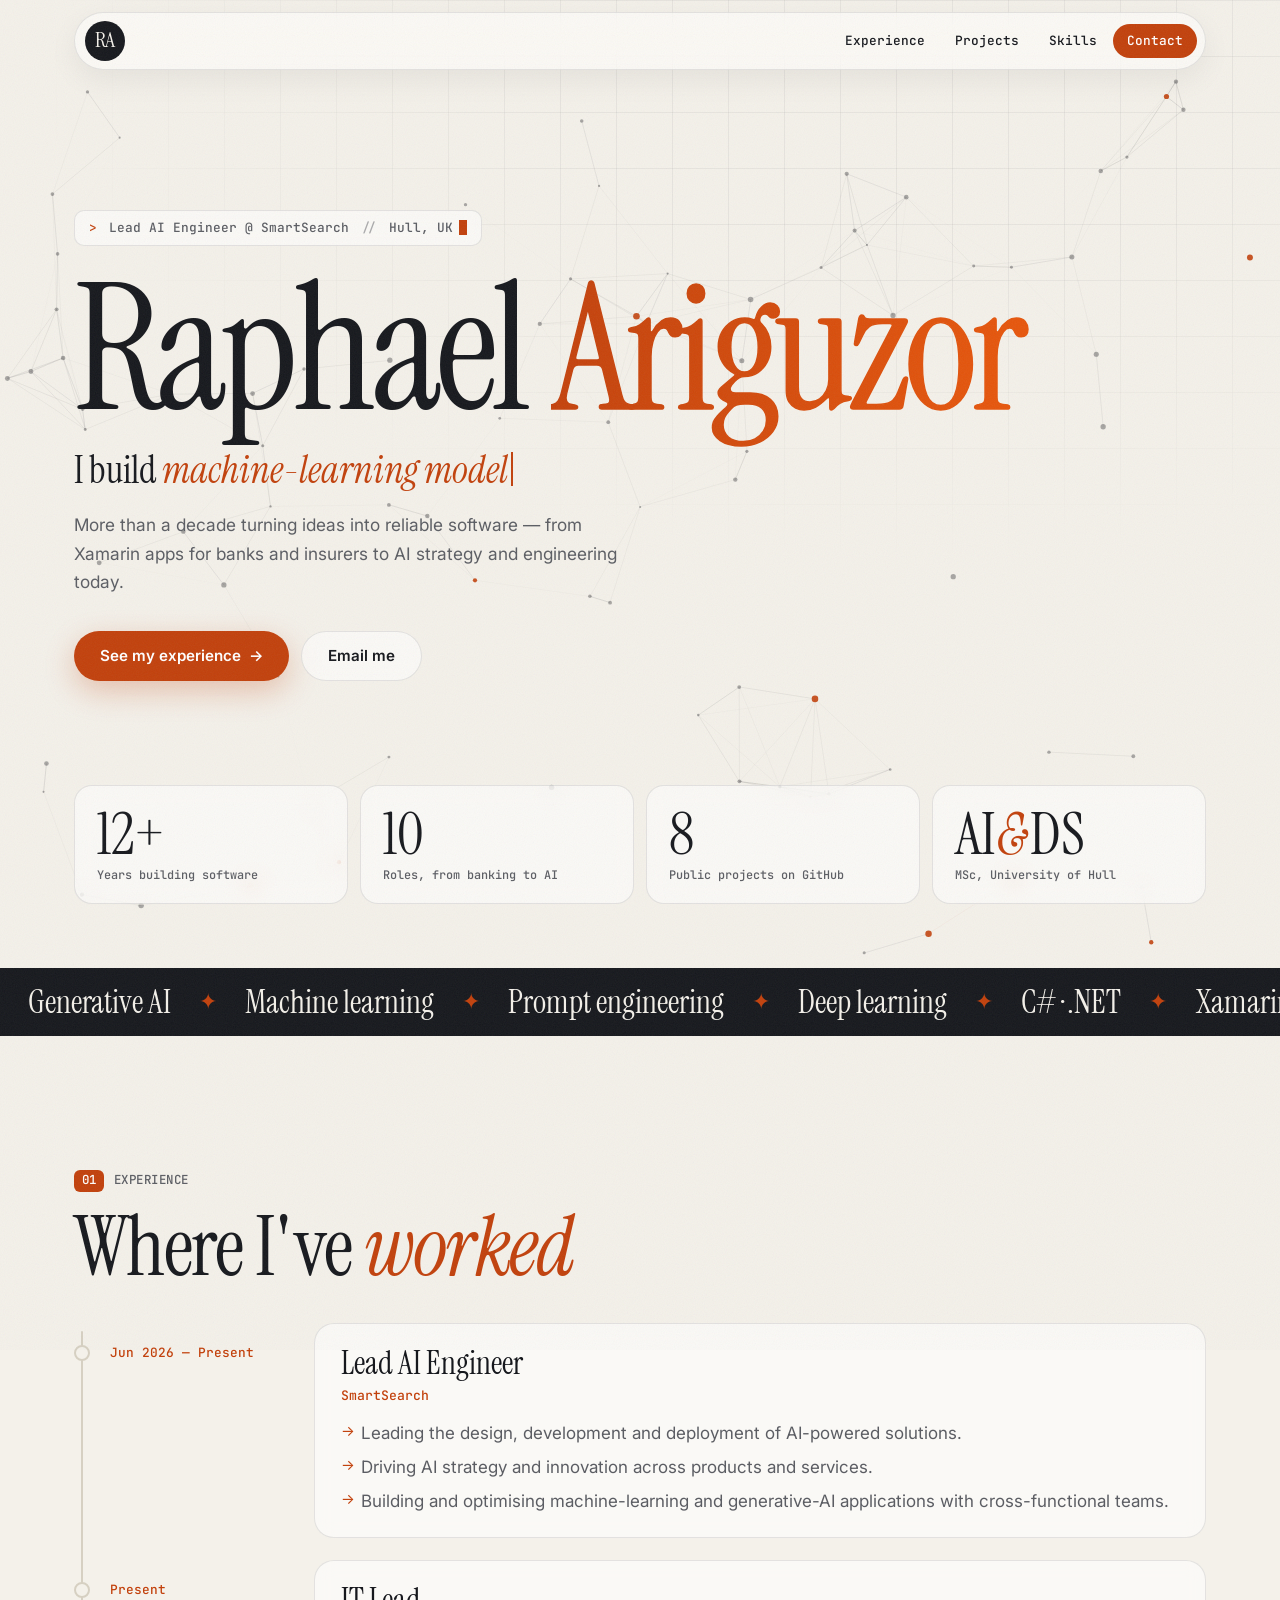
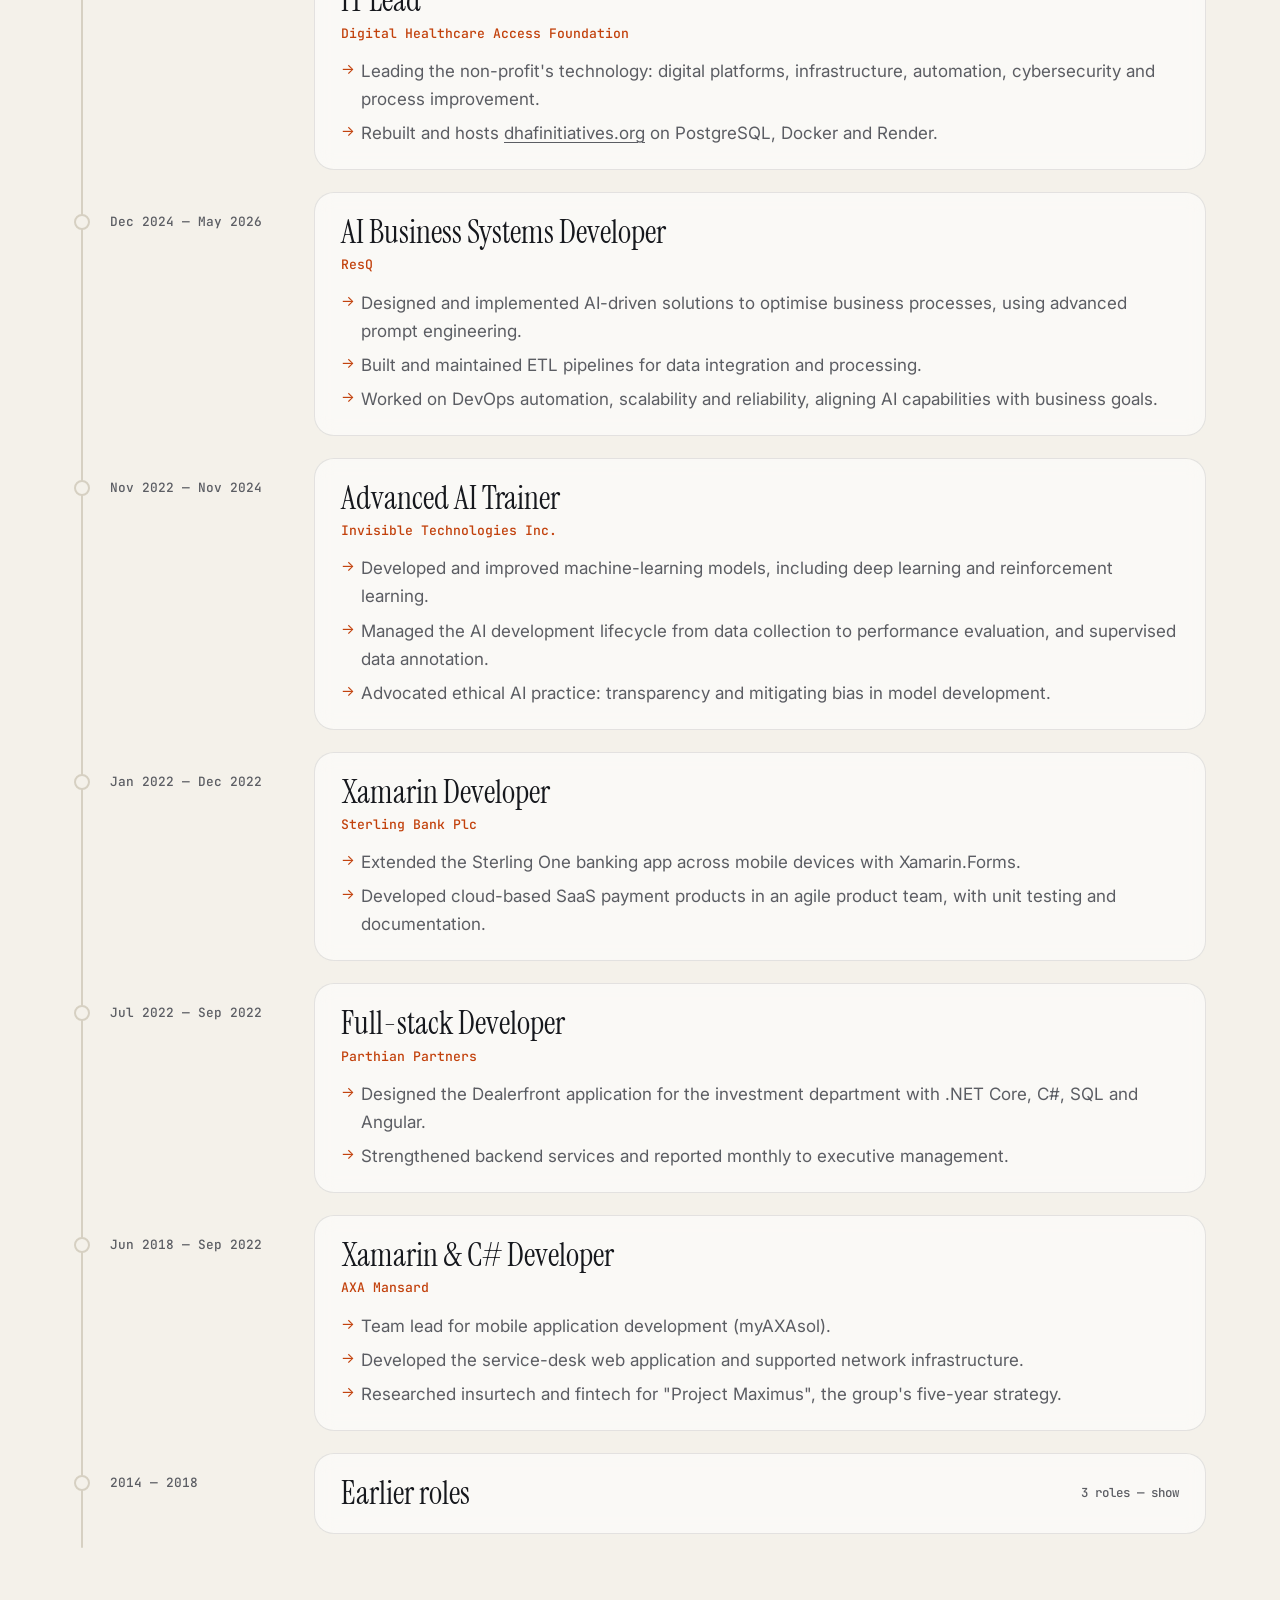
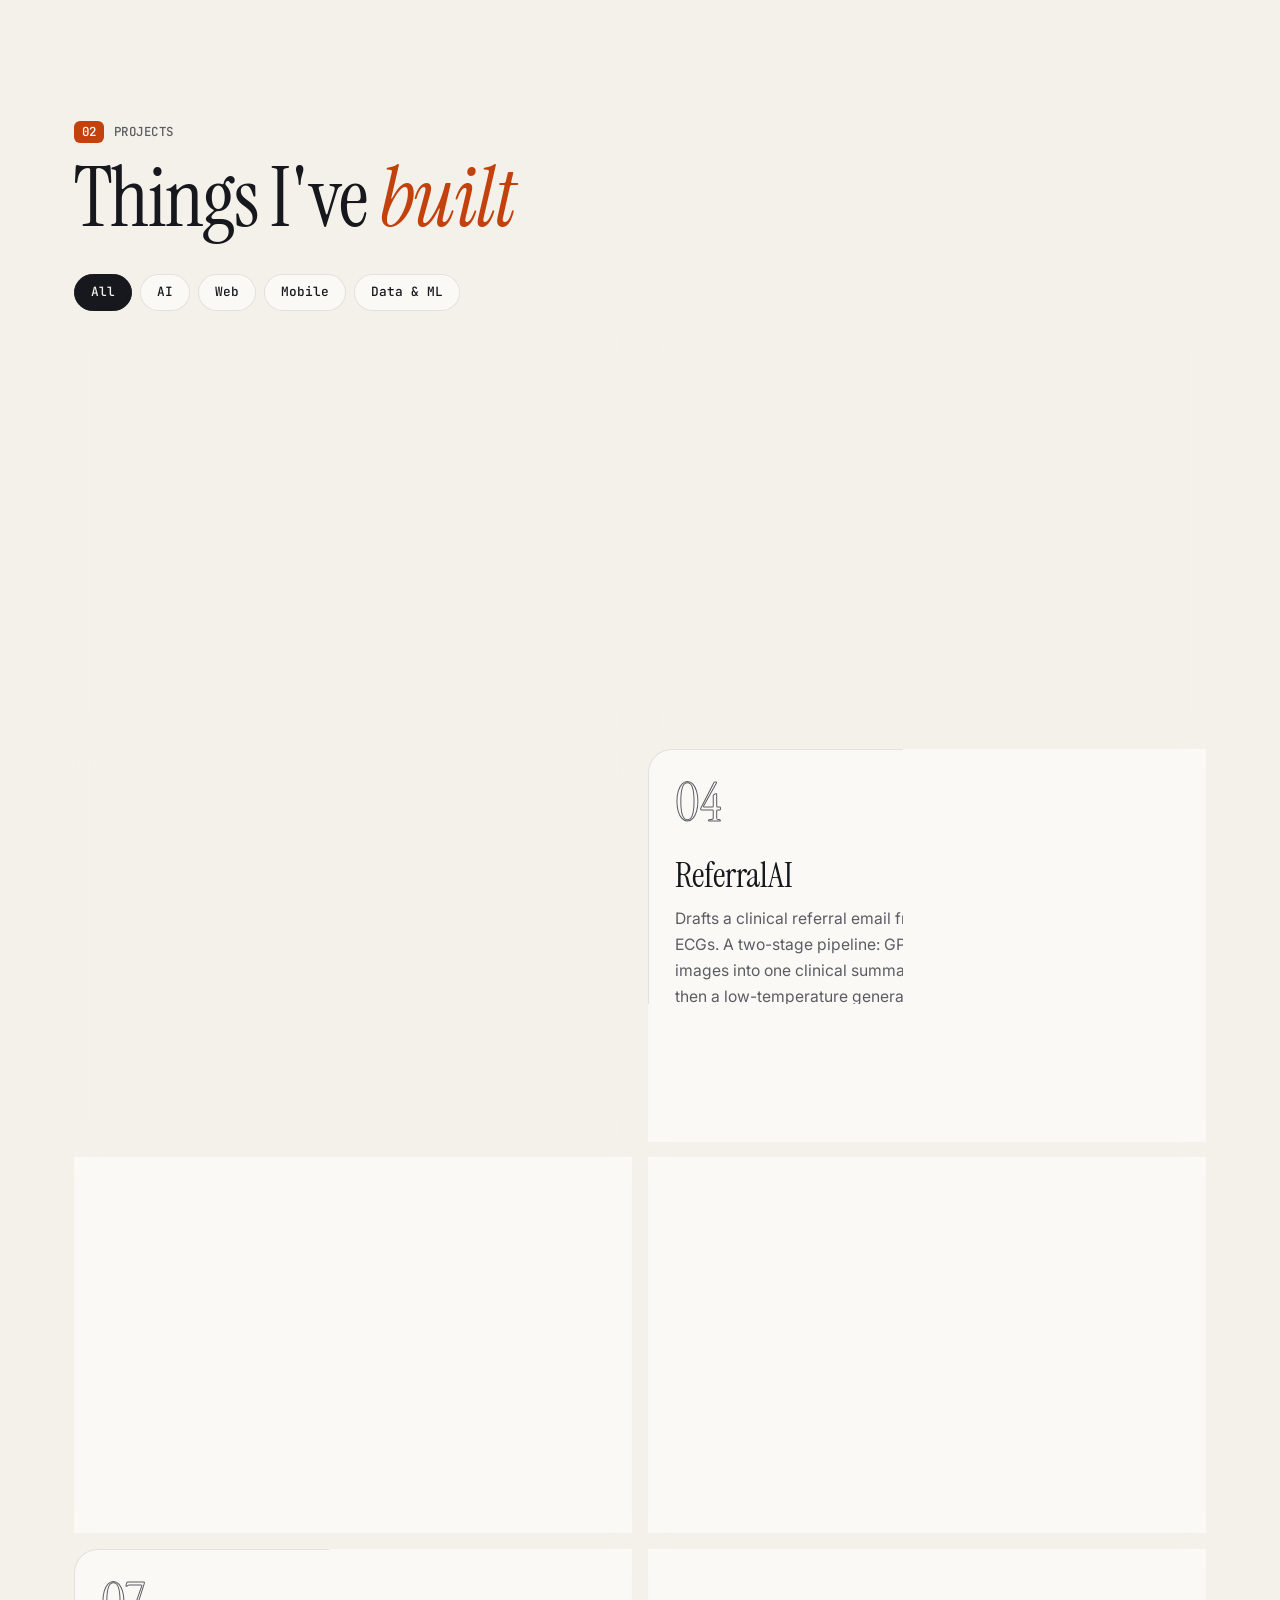
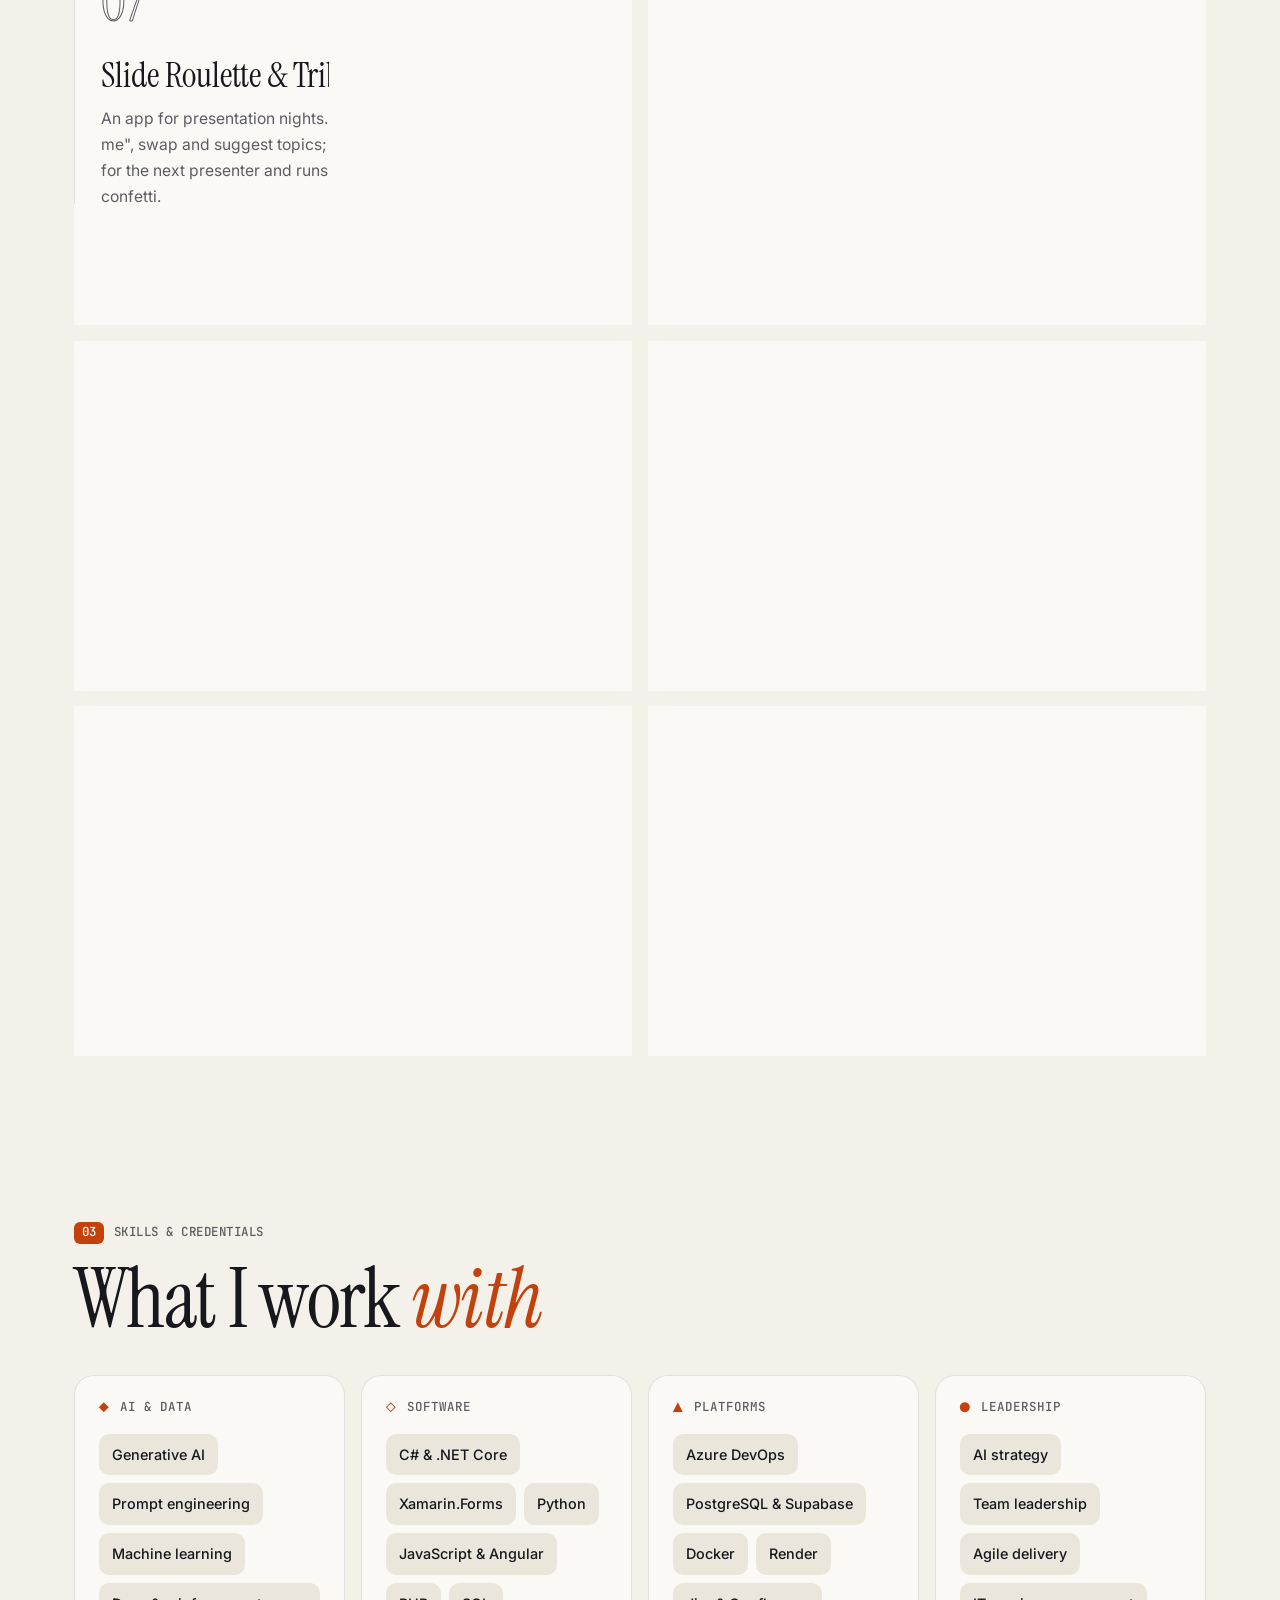
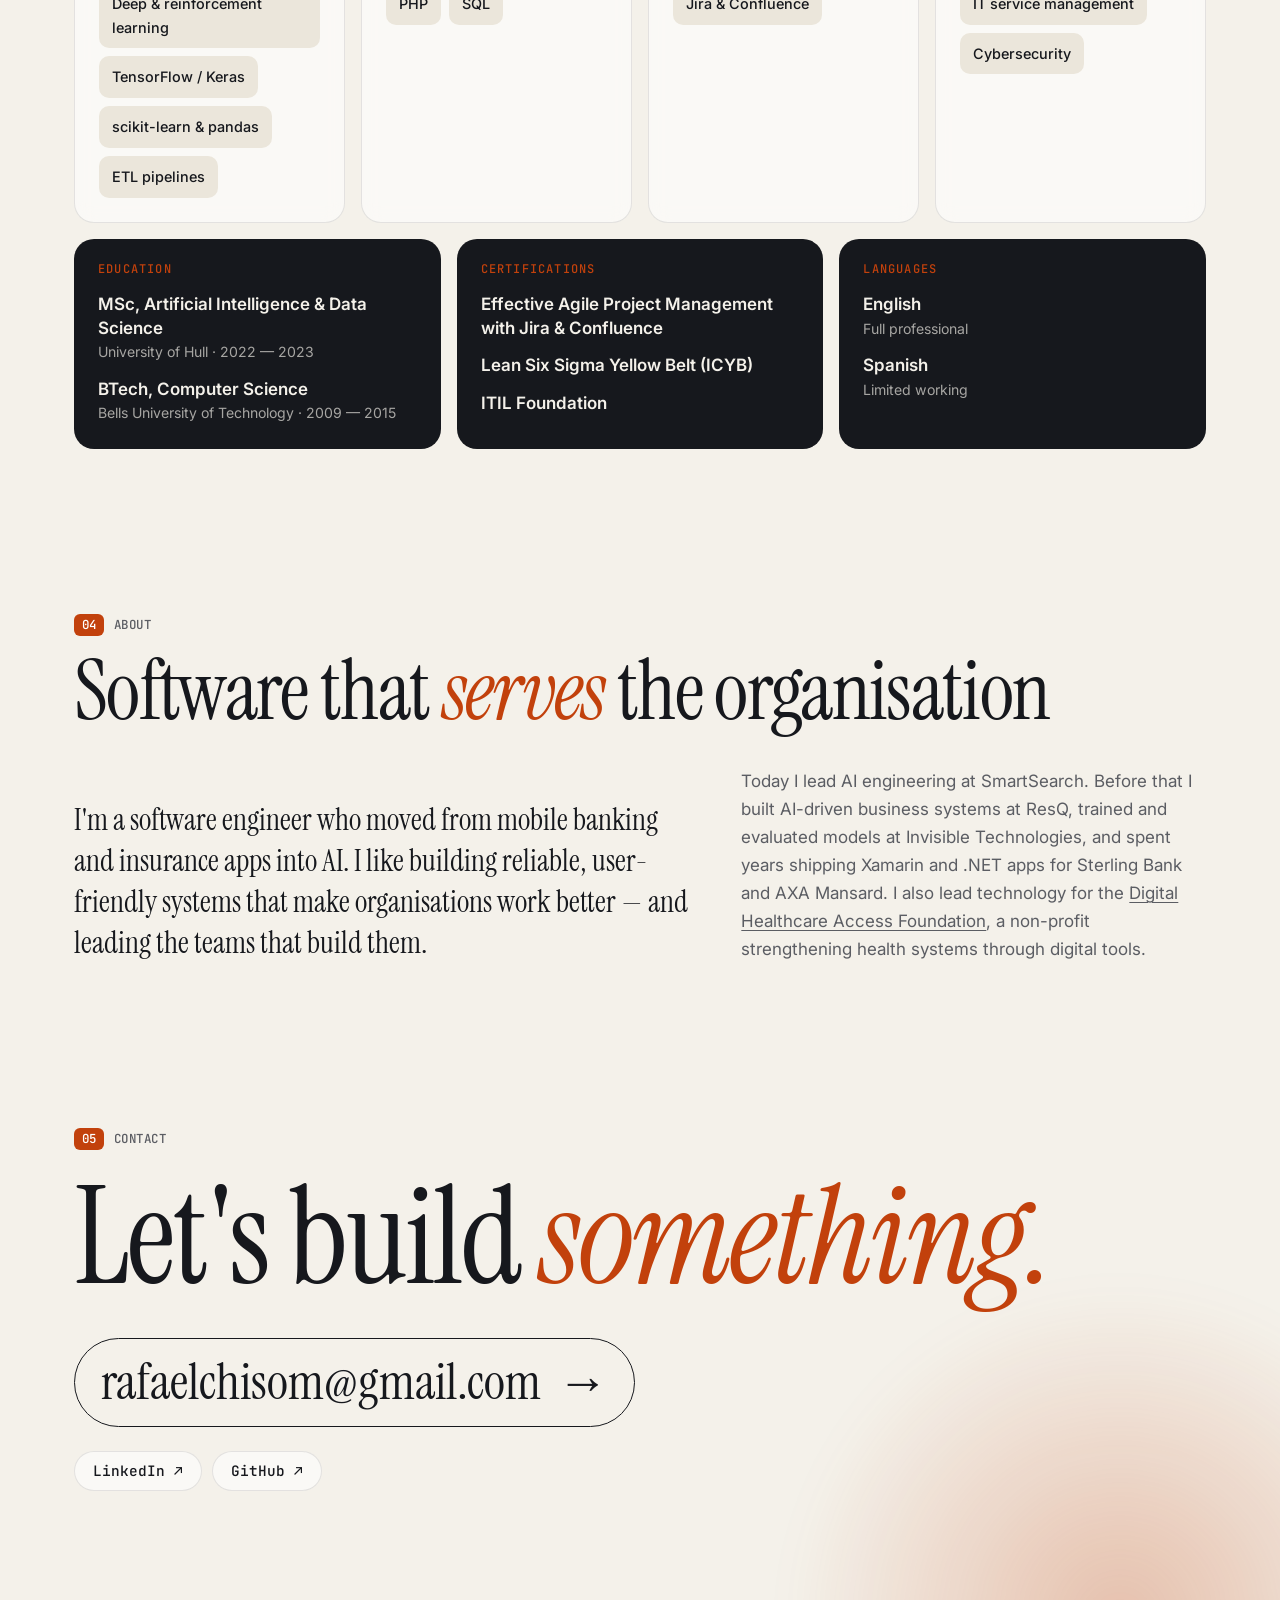
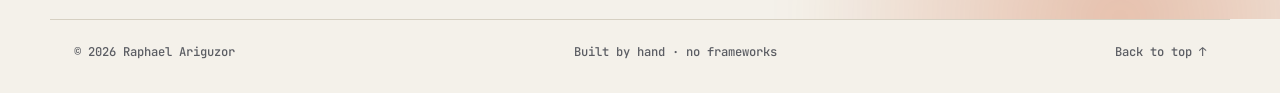
<file: index.html>
<!doctype html>
<html lang="en">
<head>
  <meta charset="utf-8">
  <meta name="viewport" content="width=device-width, initial-scale=1">
  <title>Raphael Ariguzor — Lead AI Engineer</title>
  <meta name="description" content="Raphael Ariguzor is a Lead AI Engineer in Hull, UK, building machine-learning and generative-AI products, with over a decade of software engineering across mobile, web and data.">
  <meta name="theme-color" content="#f4f1ea" media="(prefers-color-scheme: light)">
  <meta name="theme-color" content="#111317" media="(prefers-color-scheme: dark)">
  <meta property="og:type" content="website">
  <meta property="og:title" content="Raphael Ariguzor — Lead AI Engineer">
  <meta property="og:description" content="AI engineering, machine learning and over a decade of software development across mobile, web and data.">
  <link rel="icon" href="favicon.svg" type="image/svg+xml">
  <link rel="preconnect" href="https://fonts.googleapis.com">
  <link rel="preconnect" href="https://fonts.gstatic.com" crossorigin>
  <link href="https://fonts.googleapis.com/css2?family=Instrument+Serif:ital@0;1&family=Inter:wght@400;500;600&family=JetBrains+Mono:wght@400;500&display=swap" rel="stylesheet">
  <link rel="stylesheet" href="styles.css">
  <script>document.documentElement.classList.add('js');</script>
</head>
<body>
  <a class="skip" href="#experience">Skip to experience</a>
  <div class="bg-grid" aria-hidden="true"></div>
  <div class="bg-grain" aria-hidden="true"></div>

  <header class="top">
    <a class="mark" href="#" aria-label="Raphael Ariguzor, back to top">RA</a>
    <nav aria-label="Sections">
      <a href="#experience">Experience</a>
      <a href="#work">Projects</a>
      <a href="#skills">Skills</a>
      <a href="#contact" class="nav-cta">Contact</a>
    </nav>
  </header>

  <main>
    <!-- ── Hero ─────────────────────────────────────────────── -->
    <section class="hero">
      <canvas class="net" aria-hidden="true"></canvas>
      <div class="wrap hero-inner">
        <p class="terminal"><span class="prompt" aria-hidden="true">&gt;</span> Lead AI Engineer @ SmartSearch <span class="sep" aria-hidden="true">//</span> Hull, UK<span class="caret" aria-hidden="true"></span></p>
        <h1 class="name" aria-label="Raphael Ariguzor"><span class="scramble" data-text="Raphael" aria-hidden="true">Raphael</span> <span class="scramble outline" data-text="Ariguzor" aria-hidden="true">Ariguzor</span></h1>
        <p class="typed-line">I build <span class="typed" data-words="machine-learning models|generative-AI products|mobile banking apps|data pipelines|systems that scale">machine-learning models</span><span class="typed-caret" aria-hidden="true"></span></p>
        <p class="lede">More than a decade turning ideas into reliable software — from Xamarin apps for banks and insurers to AI strategy and engineering today.</p>
        <div class="hero-actions">
          <a class="btn btn-solid" href="#experience">See my experience <span aria-hidden="true">→</span></a>
          <a class="btn btn-glass" href="mailto:rafaelchisom@gmail.com">Email me</a>
        </div>
      </div>
      <div class="wrap">
        <dl class="stats">
          <div class="stat"><dt>Years building software</dt><dd><span class="count" data-to="12">12</span>+</dd></div>
          <div class="stat"><dt>Roles, from banking to AI</dt><dd><span class="count" data-to="10">10</span></dd></div>
          <div class="stat"><dt>Public projects on GitHub</dt><dd><span class="count" data-to="8">8</span></dd></div>
          <div class="stat"><dt>MSc, University of Hull</dt><dd>AI<span class="amp">&amp;</span>DS</dd></div>
        </dl>
      </div>
    </section>

    <div class="ticker" aria-hidden="true">
      <div class="ticker-track">
        <span>Generative AI</span><span>Machine learning</span><span>Prompt engineering</span><span>Deep learning</span><span>C# · .NET</span><span>Xamarin</span><span>Python</span><span>ETL pipelines</span><span>Azure DevOps</span><span>PostgreSQL</span>
        <span>Generative AI</span><span>Machine learning</span><span>Prompt engineering</span><span>Deep learning</span><span>C# · .NET</span><span>Xamarin</span><span>Python</span><span>ETL pipelines</span><span>Azure DevOps</span><span>PostgreSQL</span>
      </div>
    </div>

    <!-- ── Experience ───────────────────────────────────────── -->
    <section id="experience" class="wrap section" aria-labelledby="exp-title">
      <header class="section-head" data-reveal>
        <p class="kicker"><span>01</span> Experience</p>
        <h2 id="exp-title">Where I've <em>worked</em></h2>
      </header>

      <ol class="timeline">
        <li class="job is-now" data-reveal>
          <p class="j-when">Jun 2026 — Present</p>
          <div class="j-card">
            <h3>Lead AI Engineer</h3>
            <p class="j-at">SmartSearch</p>
            <ul class="j-points">
              <li>Leading the design, development and deployment of AI-powered solutions.</li>
              <li>Driving AI strategy and innovation across products and services.</li>
              <li>Building and optimising machine-learning and generative-AI applications with cross-functional teams.</li>
            </ul>
          </div>
        </li>
        <li class="job is-now" data-reveal>
          <p class="j-when">Present</p>
          <div class="j-card">
            <h3>IT Lead</h3>
            <p class="j-at">Digital Healthcare Access Foundation</p>
            <ul class="j-points">
              <li>Leading the non-profit's technology: digital platforms, infrastructure, automation, cybersecurity and process improvement.</li>
              <li>Rebuilt and hosts <a href="https://dhafinitiatives.org" rel="noopener">dhafinitiatives.org</a> on PostgreSQL, Docker and Render.</li>
            </ul>
          </div>
        </li>
        <li class="job" data-reveal>
          <p class="j-when">Dec 2024 — May 2026</p>
          <div class="j-card">
            <h3>AI Business Systems Developer</h3>
            <p class="j-at">ResQ</p>
            <ul class="j-points">
              <li>Designed and implemented AI-driven solutions to optimise business processes, using advanced prompt engineering.</li>
              <li>Built and maintained ETL pipelines for data integration and processing.</li>
              <li>Worked on DevOps automation, scalability and reliability, aligning AI capabilities with business goals.</li>
            </ul>
          </div>
        </li>
        <li class="job" data-reveal>
          <p class="j-when">Nov 2022 — Nov 2024</p>
          <div class="j-card">
            <h3>Advanced AI Trainer</h3>
            <p class="j-at">Invisible Technologies Inc.</p>
            <ul class="j-points">
              <li>Developed and improved machine-learning models, including deep learning and reinforcement learning.</li>
              <li>Managed the AI development lifecycle from data collection to performance evaluation, and supervised data annotation.</li>
              <li>Advocated ethical AI practice: transparency and mitigating bias in model development.</li>
            </ul>
          </div>
        </li>
        <li class="job" data-reveal>
          <p class="j-when">Jan 2022 — Dec 2022</p>
          <div class="j-card">
            <h3>Xamarin Developer</h3>
            <p class="j-at">Sterling Bank Plc</p>
            <ul class="j-points">
              <li>Extended the Sterling One banking app across mobile devices with Xamarin.Forms.</li>
              <li>Developed cloud-based SaaS payment products in an agile product team, with unit testing and documentation.</li>
            </ul>
          </div>
        </li>
        <li class="job" data-reveal>
          <p class="j-when">Jul 2022 — Sep 2022</p>
          <div class="j-card">
            <h3>Full-stack Developer</h3>
            <p class="j-at">Parthian Partners</p>
            <ul class="j-points">
              <li>Designed the Dealerfront application for the investment department with .NET Core, C#, SQL and Angular.</li>
              <li>Strengthened backend services and reported monthly to executive management.</li>
            </ul>
          </div>
        </li>
        <li class="job" data-reveal>
          <p class="j-when">Jun 2018 — Sep 2022</p>
          <div class="j-card">
            <h3>Xamarin &amp; C# Developer</h3>
            <p class="j-at">AXA Mansard</p>
            <ul class="j-points">
              <li>Team lead for mobile application development (myAXAsol).</li>
              <li>Developed the service-desk web application and supported network infrastructure.</li>
              <li>Researched insurtech and fintech for "Project Maximus", the group's five-year strategy.</li>
            </ul>
          </div>
        </li>
        <li class="job job-earlier" data-reveal>
          <p class="j-when">2014 — 2018</p>
          <details class="j-card earlier">
            <summary><h3>Earlier roles</h3><span class="earlier-hint">3 roles — show</span></summary>
            <ul>
              <li><strong>Application &amp; Database Manager</strong>Access Bank Plc · 2017 — 2018</li>
              <li><strong>Business Development Manager</strong>Direct Digital Limited · 2016 — 2017</li>
              <li><strong>Software Developer Intern</strong>Cyberspace Nigeria · 2014 — 2016</li>
            </ul>
          </details>
        </li>
      </ol>
    </section>

    <!-- ── Projects ─────────────────────────────────────────── -->
    <section id="work" class="wrap section" aria-labelledby="work-title">
      <header class="section-head" data-reveal>
        <p class="kicker"><span>02</span> Projects</p>
        <h2 id="work-title">Things I've <em>built</em></h2>
      </header>

      <div class="filters" role="group" aria-label="Filter projects" data-reveal>
        <button type="button" class="chip is-on" data-filter="all" aria-pressed="true">All</button>
        <button type="button" class="chip" data-filter="ai" aria-pressed="false">AI</button>
        <button type="button" class="chip" data-filter="web" aria-pressed="false">Web</button>
        <button type="button" class="chip" data-filter="mobile" aria-pressed="false">Mobile</button>
        <button type="button" class="chip" data-filter="data" aria-pressed="false">Data &amp; ML</button>
      </div>

      <ul class="projects">
        <li class="project feature" data-tags="web" data-reveal>
          <div class="p-top"><span class="p-num">01</span><span class="p-live p-private"><span aria-hidden="true">◆</span>Flagship · private</span></div>
          <h3>NICU Network</h3>
          <p>A real-time neonatal referral and coordination platform for the Digital Healthcare Access Foundation's Abuja pilot. Live bed availability across hospitals, broadcast-and-offer referral matching, and a 24/7 coordination console with shifts, handovers and an audit trail the database itself makes tamper-proof.</p>
          <ul class="tags"><li>React</li><li>TypeScript</li><li>FastAPI</li><li>Postgres</li><li>Supabase Realtime</li></ul>
          <div class="p-links">
            <a href="nicu.html" class="p-case">Read the case study <span aria-hidden="true">→</span></a>
          </div>
        </li>

        <li class="project feature" data-tags="web" data-reveal>
          <div class="p-top"><span class="p-num">02</span><span class="p-live"><span class="pulse" aria-hidden="true"></span>Live</span></div>
          <h3>DHAF website</h3>
          <p>The public website and content-management system for the Digital Healthcare Access Foundation. Moved from a cPanel/MySQL package to PostgreSQL on Supabase, containerised with Docker on Render, with uploads on Supabase Storage and a mobile-first public site.</p>
          <ul class="tags"><li>PHP</li><li>PostgreSQL</li><li>Supabase</li><li>Docker</li><li>Render</li></ul>
          <div class="p-links">
            <a href="dhaf.html" class="p-case">Read the case study <span aria-hidden="true">→</span></a>
            <a href="https://dhafinitiatives.org" rel="noopener">Live site <span aria-hidden="true">↗</span></a>
            <a href="https://github.com/rafaelchisom/hsi-website" rel="noopener">Code <span aria-hidden="true">↗</span></a>
          </div>
        </li>

        <li class="project feature" data-tags="web ai" data-reveal>
          <div class="p-top"><span class="p-num">03</span><span class="p-live"><span class="pulse" aria-hidden="true"></span>Live</span></div>
          <h3>Oya Quiz</h3>
          <p>A live multiplayer quiz game. The host runs it on a big screen while players join from their phones, with real-time updates. Players can type any topic to get a fresh AI-generated round, and a stats dashboard tracks games, players and the hardest questions.</p>
          <ul class="tags"><li>JavaScript</li><li>Supabase Realtime</li><li>AI generation</li></ul>
          <div class="p-links">
            <a href="oya.html" class="p-case">Read the case study <span aria-hidden="true">→</span></a>
            <a href="https://oyaquiz.com" rel="noopener">Live site <span aria-hidden="true">↗</span></a>
            <a href="https://github.com/rafaelchisom/Oya-Quiz" rel="noopener">Code <span aria-hidden="true">↗</span></a>
          </div>
        </li>

        <li class="project" data-tags="web ai" data-reveal>
          <div class="p-top"><span class="p-num">04</span><span class="p-live p-private"><span aria-hidden="true">◆</span>Private · prototype</span></div>
          <h3>ReferralAI</h3>
          <p>Drafts a clinical referral email from screenshots of notes, labs or ECGs. A two-stage pipeline: GPT-4o vision first merges several images into one clinical summary the doctor can review and edit, then a low-temperature generation step writes the email as structured JSON. The clinician always reviews before sending.</p>
          <ul class="tags"><li>GPT-4o vision</li><li>Prompt engineering</li><li>Structured output</li><li>Human-in-the-loop</li></ul>
        </li>

        <li class="project" data-tags="web ai" data-reveal>
          <div class="p-top"><span class="p-num">05</span><span class="p-live p-private"><span aria-hidden="true">◆</span>Private · prototype</span></div>
          <h3>Daily Content Co-pilot</h3>
          <p>An AI script writer for talking-head creators. A short onboarding captures the creator's name, tone and story, which shape every prompt. It suggests six topics with spoken hooks as structured JSON, then writes a timed script — hook, body, call to action and caption. History and favourites stay on the device.</p>
          <ul class="tags"><li>GPT-4o</li><li>Persona prompting</li><li>JSON output</li><li>JavaScript</li></ul>
        </li>

        <li class="project" data-tags="web mobile" data-reveal>
          <div class="p-top"><span class="p-num">06</span><span class="p-live p-private"><span aria-hidden="true">◆</span>Private</span></div>
          <h3>Gym Log</h3>
          <p>An installable workout-tracking app for a group of friends: sessions and exercises, streaks, monthly goals, a leaderboard and nudges. No backend server — row-level security and aggregate-only database functions keep everyone's data their own.</p>
          <ul class="tags"><li>PWA</li><li>JavaScript</li><li>Supabase</li><li>Row-level security</li></ul>
          <div class="p-links">
            <a href="gym-log.html" class="p-case">Read the case study <span aria-hidden="true">→</span></a>
          </div>
        </li>

        <li class="project" data-tags="web" data-reveal>
          <div class="p-top"><span class="p-num">07</span></div>
          <h3>Slide Roulette &amp; Trib3 Slide Night</h3>
          <p>An app for presentation nights. Guests claim topics, hit "Surprise me", swap and suggest topics; on the night, Showtime mode spins for the next presenter and runs a 10-minute timer with a chime and confetti.</p>
          <ul class="tags"><li>JavaScript</li><li>Supabase</li><li>SQL</li></ul>
          <div class="p-links">
            <a href="https://github.com/rafaelchisom/slide-roulette" rel="noopener">Code <span aria-hidden="true">↗</span></a>
            <a href="https://github.com/rafaelchisom/Tribesocial" rel="noopener">Trib3 edition <span aria-hidden="true">↗</span></a>
          </div>
        </li>

        <li class="project" data-tags="web ai" data-reveal>
          <div class="p-top"><span class="p-num">08</span></div>
          <h3>Bible Verse Finder</h3>
          <p>Enter a topic like anxiety, hope or grief and get relevant Bible verses back, using the OpenAI API behind an ASP.NET Core Razor Pages front end.</p>
          <ul class="tags"><li>C#</li><li>ASP.NET Core</li><li>OpenAI API</li><li>Docker</li></ul>
          <div class="p-links">
            <a href="https://github.com/rafaelchisom/BibleVerseFinderApp" rel="noopener">Code <span aria-hidden="true">↗</span></a>
          </div>
        </li>

        <li class="project" data-tags="data" data-reveal>
          <div class="p-top"><span class="p-num">09</span></div>
          <h3>Leather defect detection</h3>
          <p>A U-Net convolutional neural network that finds defects across six classes in images of leather, with OpenCV pre-processing, an 80/20 train/test split and Keras segmentation.</p>
          <ul class="tags"><li>Python</li><li>TensorFlow / Keras</li><li>OpenCV</li></ul>
          <div class="p-links">
            <a href="https://github.com/rafaelchisom/ML-projects" rel="noopener">Notebook <span aria-hidden="true">↗</span></a>
          </div>
        </li>

        <li class="project" data-tags="data" data-reveal>
          <div class="p-top"><span class="p-num">10</span></div>
          <h3>Maternal health data mining</h3>
          <p>Health-screening records analysed with clustering, principal component analysis, association-rule mining and statistical modelling to surface patterns in maternal health.</p>
          <ul class="tags"><li>Python</li><li>pandas</li><li>scikit-learn</li><li>statsmodels</li></ul>
          <div class="p-links">
            <a href="https://github.com/rafaelchisom/ML-projects" rel="noopener">Notebook <span aria-hidden="true">↗</span></a>
          </div>
        </li>

        <li class="project" data-tags="mobile" data-reveal>
          <div class="p-top"><span class="p-num">11</span></div>
          <h3>Erranders</h3>
          <p>A cross-platform mobile app that connects customers with errand runners, with profiles, payment-method management and support screens.</p>
          <ul class="tags"><li>C#</li><li>Xamarin.Forms</li><li>Android</li><li>iOS</li></ul>
          <div class="p-links">
            <a href="https://github.com/rafaelchisom/Erranders" rel="noopener">Code <span aria-hidden="true">↗</span></a>
          </div>
        </li>

        <li class="project" data-tags="mobile" data-reveal>
          <div class="p-top"><span class="p-num">12</span></div>
          <h3>SOL Lite (Axasollite)</h3>
          <p>A Xamarin insurance app for selling insurance products on the go.</p>
          <ul class="tags"><li>C#</li><li>Xamarin</li><li>Mobile</li></ul>
          <div class="p-links">
            <a href="https://github.com/rafaelchisom/Axasollite" rel="noopener">Code <span aria-hidden="true">↗</span></a>
          </div>
        </li>
      </ul>
    </section>

    <!-- ── Skills & credentials ─────────────────────────────── -->
    <section id="skills" class="wrap section" aria-labelledby="skills-title">
      <header class="section-head" data-reveal>
        <p class="kicker"><span>03</span> Skills &amp; credentials</p>
        <h2 id="skills-title">What I work <em>with</em></h2>
      </header>
      <div class="skills">
        <div class="skill" data-reveal>
          <h3><span class="s-ico" aria-hidden="true">◆</span> AI &amp; data</h3>
          <ul><li>Generative AI</li><li>Prompt engineering</li><li>Machine learning</li><li>Deep &amp; reinforcement learning</li><li>TensorFlow / Keras</li><li>scikit-learn &amp; pandas</li><li>ETL pipelines</li></ul>
        </div>
        <div class="skill" data-reveal>
          <h3><span class="s-ico" aria-hidden="true">◇</span> Software</h3>
          <ul><li>C# &amp; .NET Core</li><li>Xamarin.Forms</li><li>Python</li><li>JavaScript &amp; Angular</li><li>PHP</li><li>SQL</li></ul>
        </div>
        <div class="skill" data-reveal>
          <h3><span class="s-ico" aria-hidden="true">▲</span> Platforms</h3>
          <ul><li>Azure DevOps</li><li>PostgreSQL &amp; Supabase</li><li>Docker</li><li>Render</li><li>Jira &amp; Confluence</li></ul>
        </div>
        <div class="skill" data-reveal>
          <h3><span class="s-ico" aria-hidden="true">●</span> Leadership</h3>
          <ul><li>AI strategy</li><li>Team leadership</li><li>Agile delivery</li><li>IT service management</li><li>Cybersecurity</li></ul>
        </div>
      </div>

      <div class="creds">
        <div class="cred" data-reveal>
          <h3>Education</h3>
          <ul>
            <li><strong>MSc, Artificial Intelligence &amp; Data Science</strong><span>University of Hull · 2022 — 2023</span></li>
            <li><strong>BTech, Computer Science</strong><span>Bells University of Technology · 2009 — 2015</span></li>
          </ul>
        </div>
        <div class="cred" data-reveal>
          <h3>Certifications</h3>
          <ul>
            <li><strong>Effective Agile Project Management with Jira &amp; Confluence</strong></li>
            <li><strong>Lean Six Sigma Yellow Belt (ICYB)</strong></li>
            <li><strong>ITIL Foundation</strong></li>
          </ul>
        </div>
        <div class="cred" data-reveal>
          <h3>Languages</h3>
          <ul>
            <li><strong>English</strong><span>Full professional</span></li>
            <li><strong>Spanish</strong><span>Limited working</span></li>
          </ul>
        </div>
      </div>
    </section>

    <!-- ── About ────────────────────────────────────────────── -->
    <section id="about" class="wrap section about" aria-labelledby="about-title">
      <header class="section-head" data-reveal>
        <p class="kicker"><span>04</span> About</p>
        <h2 id="about-title">Software that <em>serves</em> the organisation</h2>
      </header>
      <div class="about-body" data-reveal>
        <p class="about-big">I'm a software engineer who moved from mobile banking and insurance apps into AI. I like building reliable, user-friendly systems that make organisations work better — and leading the teams that build them.</p>
        <p>Today I lead AI engineering at SmartSearch. Before that I built AI-driven business systems at ResQ, trained and evaluated models at Invisible Technologies, and spent years shipping Xamarin and .NET apps for Sterling Bank and AXA Mansard. I also lead technology for the <a href="https://dhafinitiatives.org" rel="noopener">Digital Healthcare Access Foundation</a>, a non-profit strengthening health systems through digital tools.</p>
      </div>
    </section>

    <!-- ── Contact ──────────────────────────────────────────── -->
    <section id="contact" class="section contact" aria-labelledby="contact-title">
      <div class="wrap">
        <p class="kicker" data-reveal><span>05</span> Contact</p>
        <h2 id="contact-title" class="contact-title" data-reveal>Let's build <em>something.</em></h2>
        <a class="big-mail" href="mailto:rafaelchisom@gmail.com" data-reveal>rafaelchisom@gmail.com <span aria-hidden="true">→</span></a>
        <ul class="contact-links" data-reveal>
          <li><a href="https://www.linkedin.com/in/raphael-ariguzor-59068612b" rel="noopener">LinkedIn <span aria-hidden="true">↗</span></a></li>
          <li><a href="https://github.com/rafaelchisom" rel="noopener">GitHub <span aria-hidden="true">↗</span></a></li>
        </ul>
      </div>
    </section>
  </main>

  <footer class="wrap foot">
    <p>© <span id="year">2026</span> Raphael Ariguzor</p>
    <p class="foot-mid">Built by hand · no frameworks</p>
    <a href="#">Back to top <span aria-hidden="true">↑</span></a>
  </footer>

  <script src="script.js" defer></script>
</body>
</html>
</file>
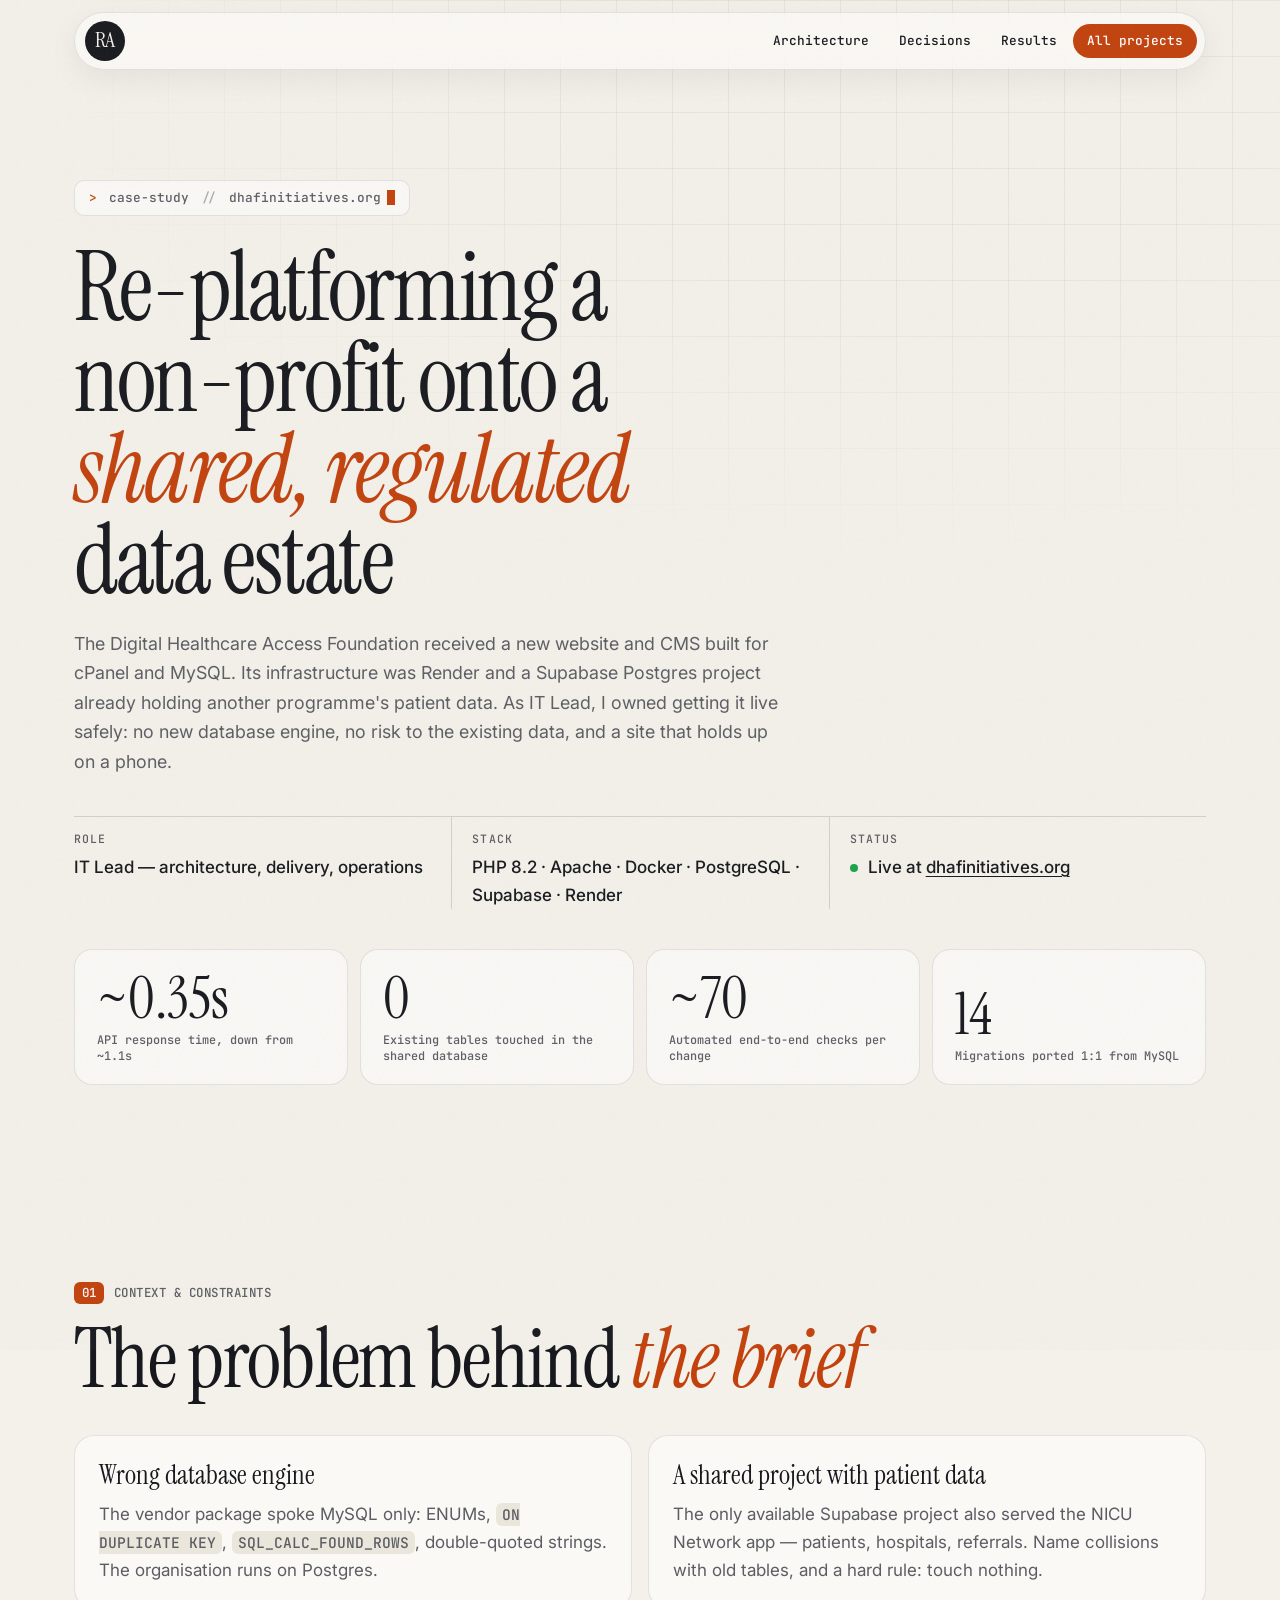
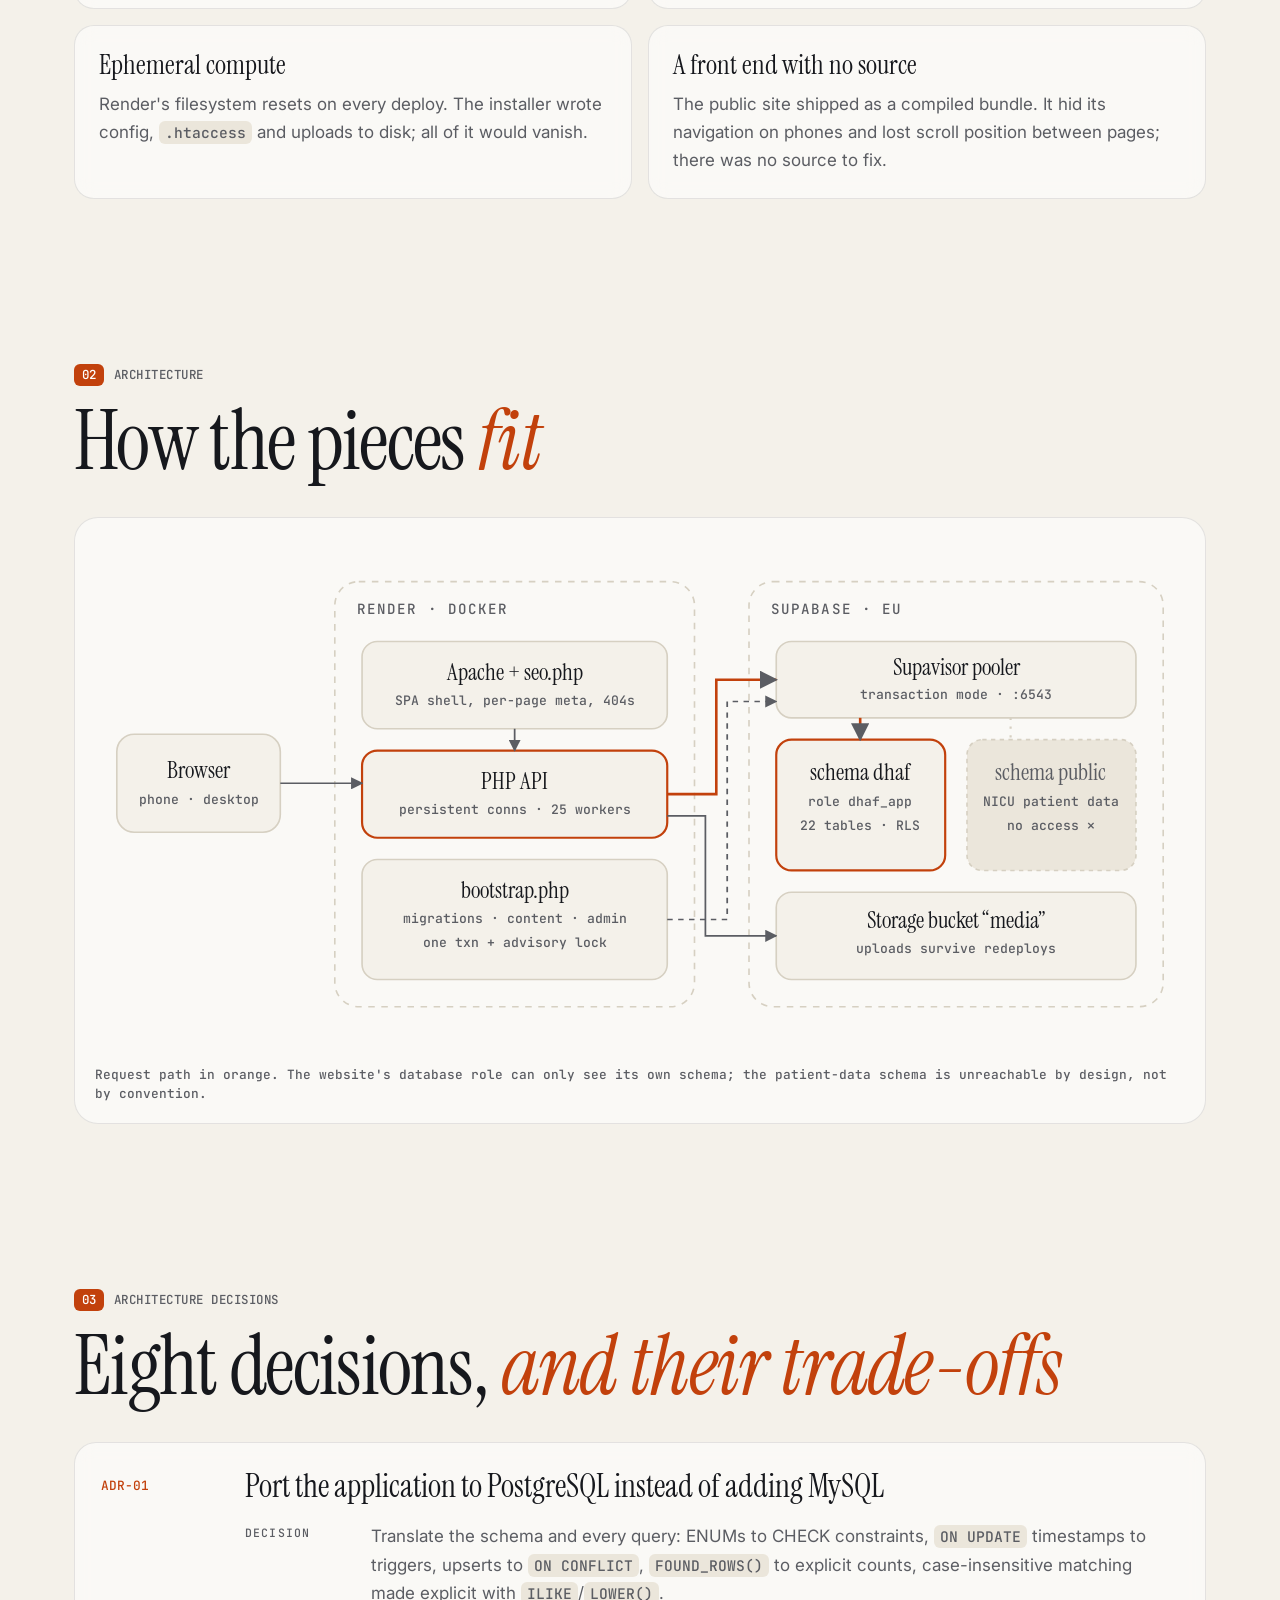
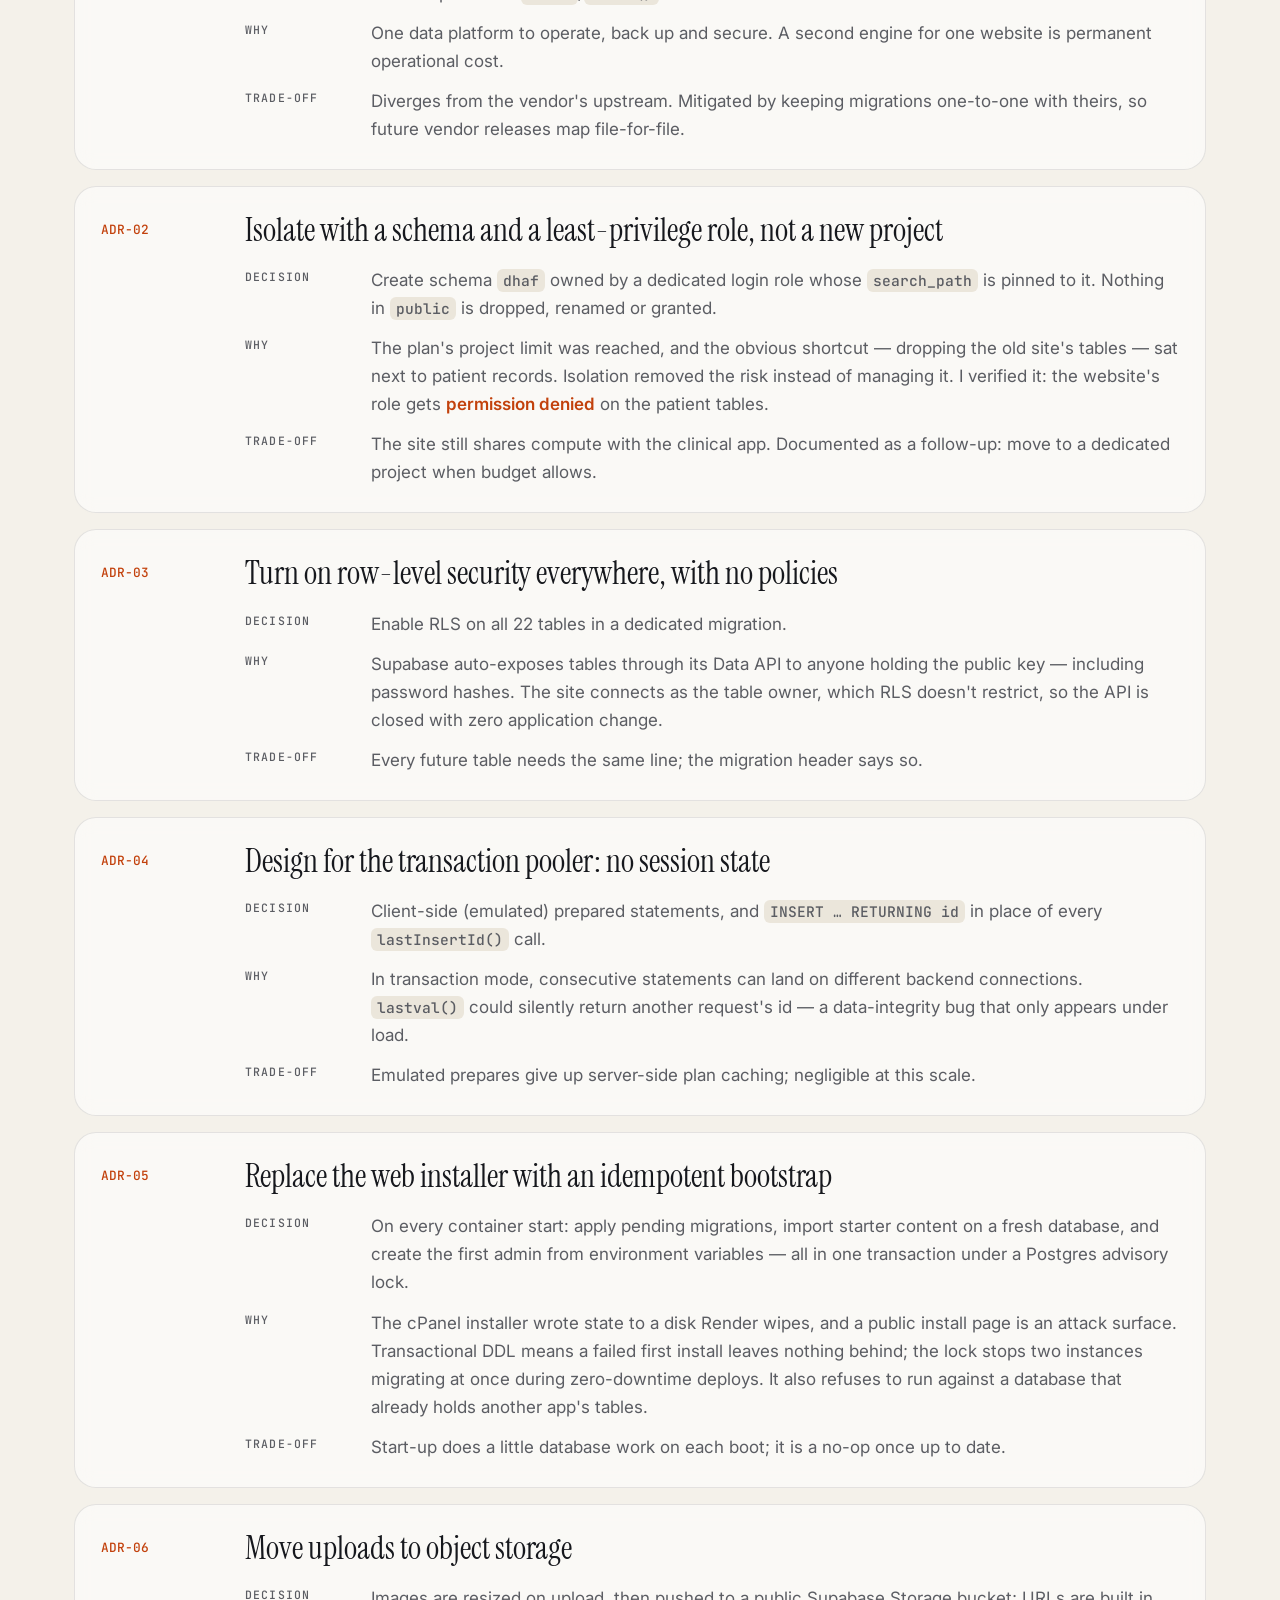
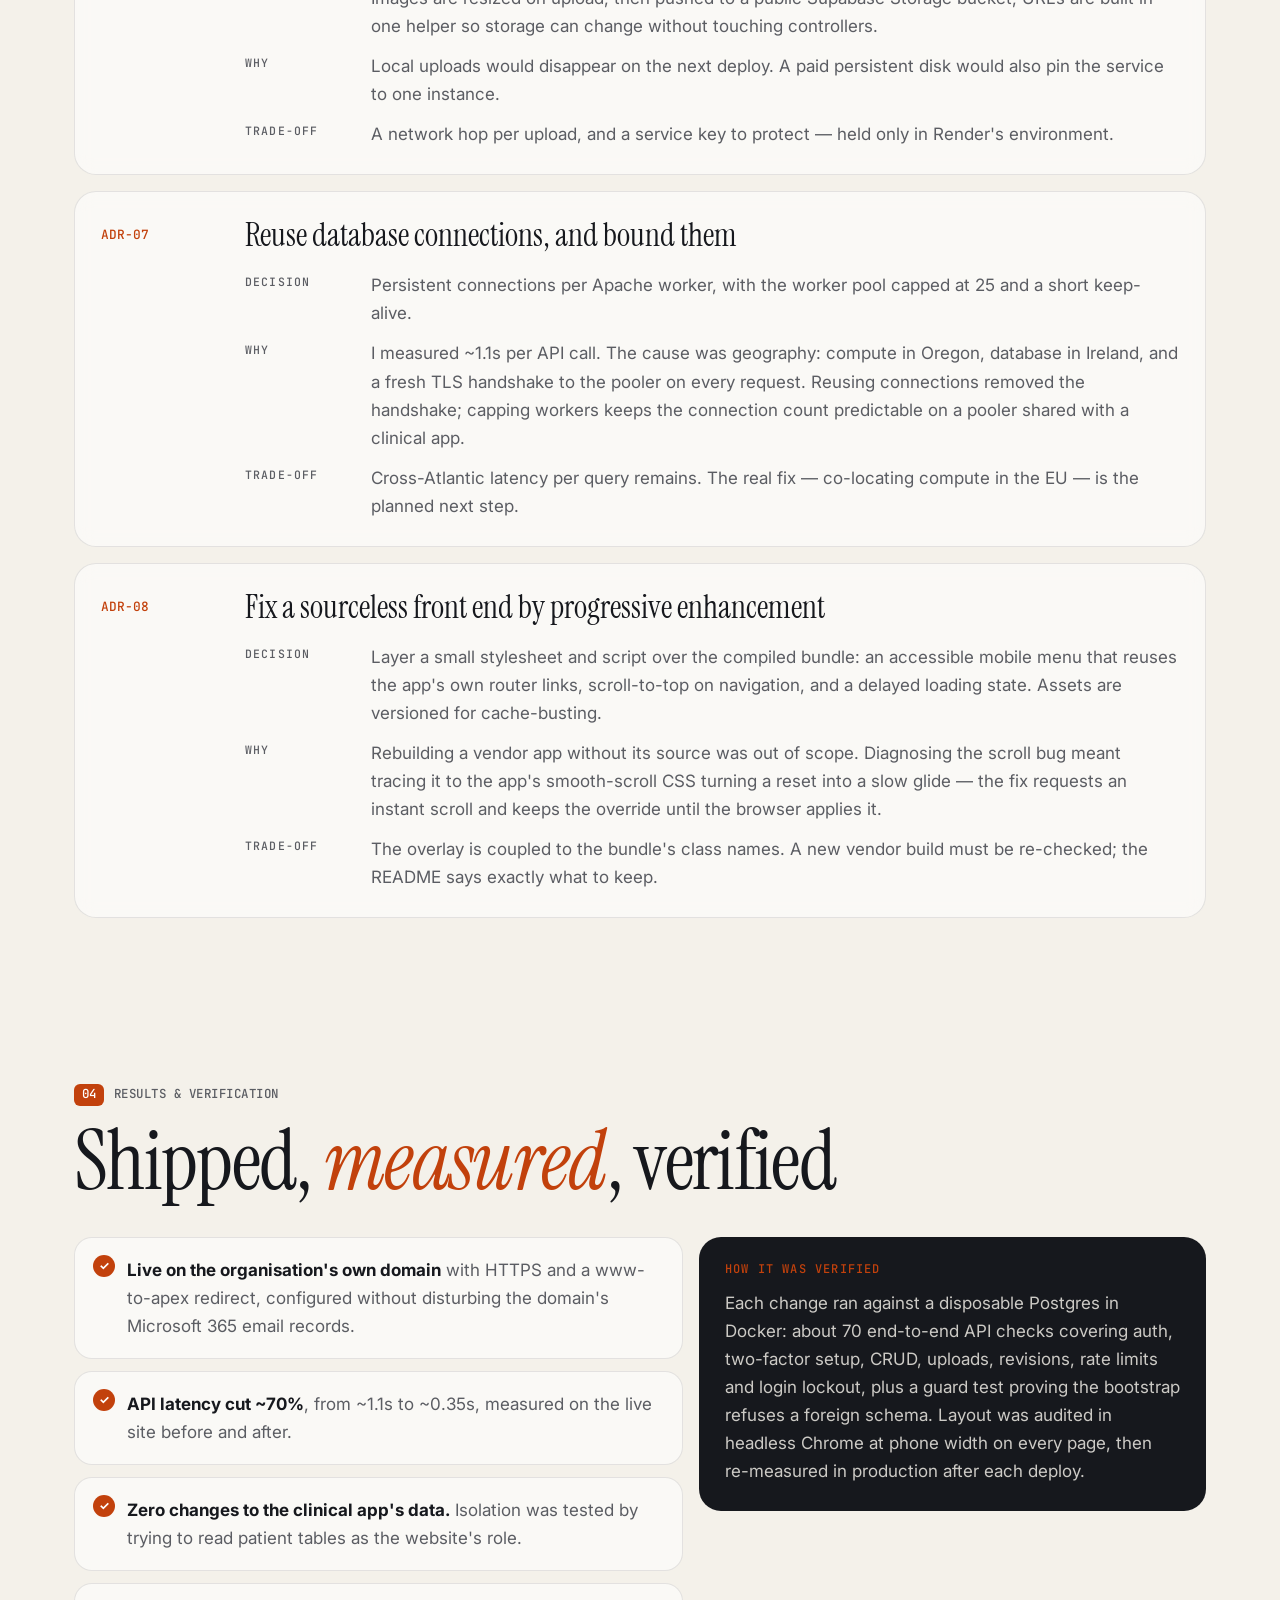
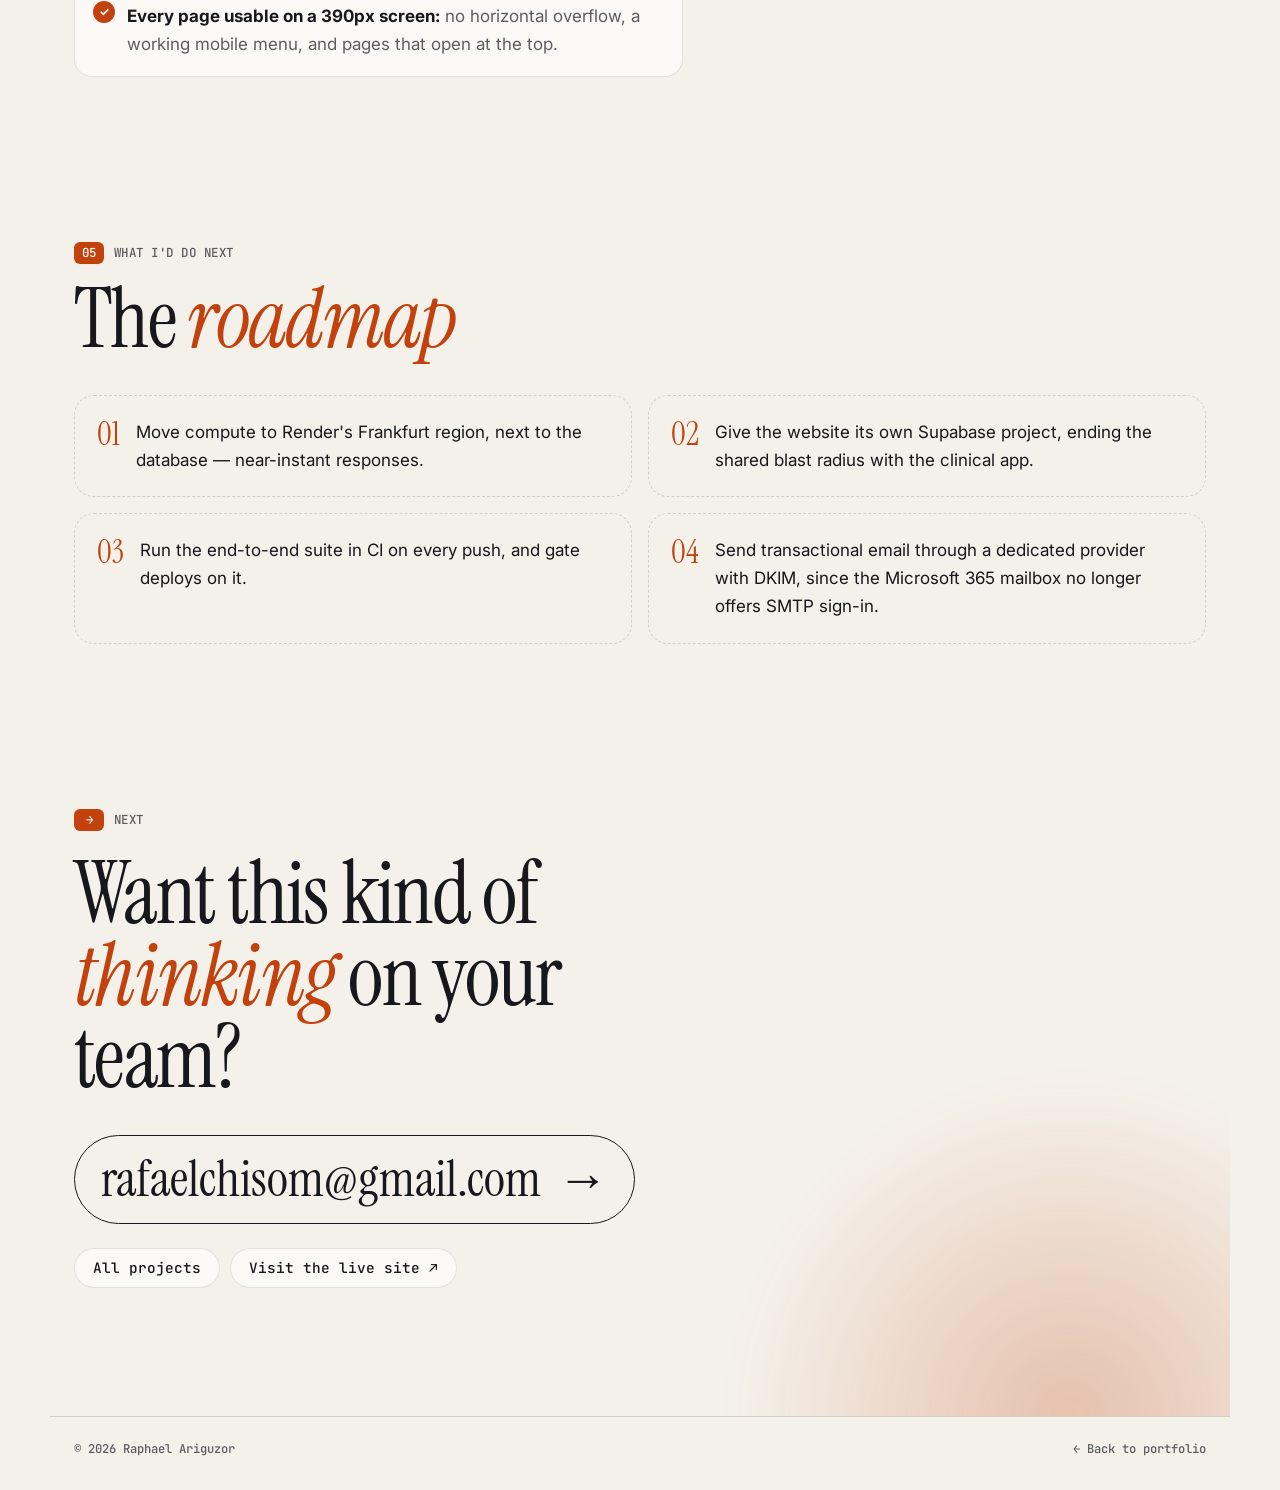
<file: dhaf.html>
<!doctype html>
<html lang="en">
<head>
  <meta charset="utf-8">
  <meta name="viewport" content="width=device-width, initial-scale=1">
  <title>DHAF platform — Case study · Raphael Ariguzor</title>
  <meta name="description" content="How I re-platformed the Digital Healthcare Access Foundation's website onto a shared, patient-data-bearing Postgres estate: architecture, decisions and trade-offs.">
  <meta name="theme-color" content="#f4f1ea" media="(prefers-color-scheme: light)">
  <meta name="theme-color" content="#111317" media="(prefers-color-scheme: dark)">
  <link rel="icon" href="favicon.svg" type="image/svg+xml">
  <link rel="preconnect" href="https://fonts.googleapis.com">
  <link rel="preconnect" href="https://fonts.gstatic.com" crossorigin>
  <link href="https://fonts.googleapis.com/css2?family=Instrument+Serif:ital@0;1&family=Inter:wght@400;500;600&family=JetBrains+Mono:wght@400;500&display=swap" rel="stylesheet">
  <link rel="stylesheet" href="styles.css">
  <script>document.documentElement.classList.add('js');</script>
</head>
<body class="case">
  <a class="skip" href="#decisions">Skip to the decisions</a>
  <div class="bg-grid" aria-hidden="true"></div>
  <div class="bg-grain" aria-hidden="true"></div>

  <header class="top">
    <a class="mark" href="index.html" aria-label="Raphael Ariguzor, home">RA</a>
    <nav aria-label="Case study">
      <a href="#architecture">Architecture</a>
      <a href="#decisions">Decisions</a>
      <a href="#results">Results</a>
      <a href="index.html#work" class="nav-cta">All projects</a>
    </nav>
  </header>

  <main>
    <section class="wrap case-hero">
      <p class="terminal"><span class="prompt" aria-hidden="true">&gt;</span> case-study <span class="sep" aria-hidden="true">//</span> dhafinitiatives.org<span class="caret" aria-hidden="true"></span></p>
      <h1 class="case-title">Re-platforming a non-profit onto a <em>shared, regulated</em> data estate</h1>
      <p class="lede">The Digital Healthcare Access Foundation received a new website and CMS built for cPanel and MySQL. Its infrastructure was Render and a Supabase Postgres project already holding another programme's patient data. As IT Lead, I owned getting it live safely: no new database engine, no risk to the existing data, and a site that holds up on a phone.</p>

      <dl class="case-meta">
        <div><dt>Role</dt><dd>IT Lead — architecture, delivery, operations</dd></div>
        <div><dt>Stack</dt><dd>PHP 8.2 · Apache · Docker · PostgreSQL · Supabase · Render</dd></div>
        <div><dt>Status</dt><dd><span class="pulse" aria-hidden="true"></span> Live at <a href="https://dhafinitiatives.org" rel="noopener">dhafinitiatives.org</a></dd></div>
      </dl>

      <dl class="stats case-stats">
        <div class="stat"><dt>API response time, down from ~1.1s</dt><dd>~0.35s</dd></div>
        <div class="stat"><dt>Existing tables touched in the shared database</dt><dd>0</dd></div>
        <div class="stat"><dt>Automated end-to-end checks per change</dt><dd>~70</dd></div>
        <div class="stat"><dt>Migrations ported 1:1 from MySQL</dt><dd>14</dd></div>
      </dl>
    </section>

    <section class="wrap section" aria-labelledby="ctx-title">
      <header class="section-head" data-reveal>
        <p class="kicker"><span>01</span> Context &amp; constraints</p>
        <h2 id="ctx-title">The problem behind <em>the brief</em></h2>
      </header>
      <div class="constraints" data-reveal>
        <div class="constraint"><h3>Wrong database engine</h3><p>The vendor package spoke MySQL only: ENUMs, <code>ON DUPLICATE KEY</code>, <code>SQL_CALC_FOUND_ROWS</code>, double-quoted strings. The organisation runs on Postgres.</p></div>
        <div class="constraint"><h3>A shared project with patient data</h3><p>The only available Supabase project also served the NICU Network app — patients, hospitals, referrals. Name collisions with old tables, and a hard rule: touch nothing.</p></div>
        <div class="constraint"><h3>Ephemeral compute</h3><p>Render's filesystem resets on every deploy. The installer wrote config, <code>.htaccess</code> and uploads to disk; all of it would vanish.</p></div>
        <div class="constraint"><h3>A front end with no source</h3><p>The public site shipped as a compiled bundle. It hid its navigation on phones and lost scroll position between pages; there was no source to fix.</p></div>
      </div>
    </section>

    <section id="architecture" class="wrap section" aria-labelledby="arch-title">
      <header class="section-head" data-reveal>
        <p class="kicker"><span>02</span> Architecture</p>
        <h2 id="arch-title">How the pieces <em>fit</em></h2>
      </header>

      <figure class="arch" data-reveal>
        <div class="arch-scroll">
          <svg viewBox="0 0 1000 470" role="img" aria-labelledby="arch-svg-title arch-svg-desc">
            <title id="arch-svg-title">DHAF platform architecture</title>
            <desc id="arch-svg-desc">Browsers reach a Docker container on Render running Apache and PHP. PHP connects through Supabase's transaction pooler to an isolated dhaf schema using a least-privilege role; the public schema holding NICU patient data is not reachable by that role. Uploads go to a Supabase Storage bucket. A bootstrap step at container start applies migrations under an advisory lock.</desc>
            <defs>
              <marker id="ah" viewBox="0 0 10 10" refX="9" refY="5" markerWidth="7" markerHeight="7" orient="auto-start-reverse"><path d="M0,0 L10,5 L0,10 z" class="a-fill"/></marker>
            </defs>

            <!-- Browser -->
            <g class="node"><rect x="20" y="180" width="150" height="90" rx="16"/><text x="95" y="220" class="n-t">Browser</text><text x="95" y="244" class="n-s">phone · desktop</text></g>

            <!-- Render container -->
            <rect x="220" y="40" width="330" height="390" rx="22" class="zone"/>
            <text x="240" y="70" class="z-t">RENDER · DOCKER</text>
            <g class="node"><rect x="245" y="95" width="280" height="80" rx="14"/><text x="385" y="130" class="n-t">Apache + seo.php</text><text x="385" y="153" class="n-s">SPA shell, per-page meta, 404s</text></g>
            <g class="node hot"><rect x="245" y="195" width="280" height="80" rx="14"/><text x="385" y="230" class="n-t">PHP API</text><text x="385" y="253" class="n-s">persistent conns · 25 workers</text></g>
            <g class="node"><rect x="245" y="295" width="280" height="110" rx="14"/><text x="385" y="330" class="n-t">bootstrap.php</text><text x="385" y="353" class="n-s">migrations · content · admin</text><text x="385" y="375" class="n-s">one txn + advisory lock</text></g>

            <!-- Supabase -->
            <rect x="600" y="40" width="380" height="390" rx="22" class="zone"/>
            <text x="620" y="70" class="z-t">SUPABASE · EU</text>
            <g class="node"><rect x="625" y="95" width="330" height="70" rx="14"/><text x="790" y="126" class="n-t">Supavisor pooler</text><text x="790" y="148" class="n-s">transaction mode · :6543</text></g>
            <g class="node hot"><rect x="625" y="185" width="155" height="120" rx="14"/><text x="702" y="222" class="n-t">schema dhaf</text><text x="702" y="246" class="n-s">role dhaf_app</text><text x="702" y="268" class="n-s">22 tables · RLS</text></g>
            <g class="node locked"><rect x="800" y="185" width="155" height="120" rx="14"/><text x="877" y="222" class="n-t">schema public</text><text x="877" y="246" class="n-s">NICU patient data</text><text x="877" y="268" class="n-s">no access ✕</text></g>
            <g class="node"><rect x="625" y="325" width="330" height="80" rx="14"/><text x="790" y="358" class="n-t">Storage bucket “media”</text><text x="790" y="381" class="n-s">uploads survive redeploys</text></g>

            <!-- Edges -->
            <path d="M170 225 H245" class="edge" marker-end="url(#ah)"/>
            <path d="M385 175 V195" class="edge" marker-end="url(#ah)"/>
            <path d="M525 235 H570 V130 H625" class="edge hot-edge" marker-end="url(#ah)"/>
            <path d="M525 350 H580 V150 H625" class="edge dash" marker-end="url(#ah)"/>
            <path d="M702 165 V185" class="edge hot-edge" marker-end="url(#ah)"/>
            <path d="M840 165 V185" class="edge blocked"/>
            <path d="M525 255 H560 V365 H625" class="edge" marker-end="url(#ah)"/>
          </svg>
        </div>
        <figcaption><span class="scroll-hint">Swipe the diagram sideways. </span>Request path in orange. The website's database role can only see its own schema; the patient-data schema is unreachable by design, not by convention.</figcaption>
      </figure>
    </section>

    <section id="decisions" class="wrap section" aria-labelledby="dec-title">
      <header class="section-head" data-reveal>
        <p class="kicker"><span>03</span> Architecture decisions</p>
        <h2 id="dec-title">Eight decisions, <em>and their trade-offs</em></h2>
      </header>

      <ol class="adrs">
        <li class="adr" data-reveal>
          <p class="adr-id">ADR-01</p>
          <h3>Port the application to PostgreSQL instead of adding MySQL</h3>
          <dl>
            <div><dt>Decision</dt><dd>Translate the schema and every query: ENUMs to CHECK constraints, <code>ON UPDATE</code> timestamps to triggers, upserts to <code>ON CONFLICT</code>, <code>FOUND_ROWS()</code> to explicit counts, case-insensitive matching made explicit with <code>ILIKE</code>/<code>LOWER()</code>.</dd></div>
            <div><dt>Why</dt><dd>One data platform to operate, back up and secure. A second engine for one website is permanent operational cost.</dd></div>
            <div><dt>Trade-off</dt><dd>Diverges from the vendor's upstream. Mitigated by keeping migrations one-to-one with theirs, so future vendor releases map file-for-file.</dd></div>
          </dl>
        </li>

        <li class="adr" data-reveal>
          <p class="adr-id">ADR-02</p>
          <h3>Isolate with a schema and a least-privilege role, not a new project</h3>
          <dl>
            <div><dt>Decision</dt><dd>Create schema <code>dhaf</code> owned by a dedicated login role whose <code>search_path</code> is pinned to it. Nothing in <code>public</code> is dropped, renamed or granted.</dd></div>
            <div><dt>Why</dt><dd>The plan's project limit was reached, and the obvious shortcut — dropping the old site's tables — sat next to patient records. Isolation removed the risk instead of managing it. I verified it: the website's role gets <em>permission denied</em> on the patient tables.</dd></div>
            <div><dt>Trade-off</dt><dd>The site still shares compute with the clinical app. Documented as a follow-up: move to a dedicated project when budget allows.</dd></div>
          </dl>
        </li>

        <li class="adr" data-reveal>
          <p class="adr-id">ADR-03</p>
          <h3>Turn on row-level security everywhere, with no policies</h3>
          <dl>
            <div><dt>Decision</dt><dd>Enable RLS on all 22 tables in a dedicated migration.</dd></div>
            <div><dt>Why</dt><dd>Supabase auto-exposes tables through its Data API to anyone holding the public key — including password hashes. The site connects as the table owner, which RLS doesn't restrict, so the API is closed with zero application change.</dd></div>
            <div><dt>Trade-off</dt><dd>Every future table needs the same line; the migration header says so.</dd></div>
          </dl>
        </li>

        <li class="adr" data-reveal>
          <p class="adr-id">ADR-04</p>
          <h3>Design for the transaction pooler: no session state</h3>
          <dl>
            <div><dt>Decision</dt><dd>Client-side (emulated) prepared statements, and <code>INSERT … RETURNING id</code> in place of every <code>lastInsertId()</code> call.</dd></div>
            <div><dt>Why</dt><dd>In transaction mode, consecutive statements can land on different backend connections. <code>lastval()</code> could silently return another request's id — a data-integrity bug that only appears under load.</dd></div>
            <div><dt>Trade-off</dt><dd>Emulated prepares give up server-side plan caching; negligible at this scale.</dd></div>
          </dl>
        </li>

        <li class="adr" data-reveal>
          <p class="adr-id">ADR-05</p>
          <h3>Replace the web installer with an idempotent bootstrap</h3>
          <dl>
            <div><dt>Decision</dt><dd>On every container start: apply pending migrations, import starter content on a fresh database, and create the first admin from environment variables — all in one transaction under a Postgres advisory lock.</dd></div>
            <div><dt>Why</dt><dd>The cPanel installer wrote state to a disk Render wipes, and a public install page is an attack surface. Transactional DDL means a failed first install leaves nothing behind; the lock stops two instances migrating at once during zero-downtime deploys. It also refuses to run against a database that already holds another app's tables.</dd></div>
            <div><dt>Trade-off</dt><dd>Start-up does a little database work on each boot; it is a no-op once up to date.</dd></div>
          </dl>
        </li>

        <li class="adr" data-reveal>
          <p class="adr-id">ADR-06</p>
          <h3>Move uploads to object storage</h3>
          <dl>
            <div><dt>Decision</dt><dd>Images are resized on upload, then pushed to a public Supabase Storage bucket; URLs are built in one helper so storage can change without touching controllers.</dd></div>
            <div><dt>Why</dt><dd>Local uploads would disappear on the next deploy. A paid persistent disk would also pin the service to one instance.</dd></div>
            <div><dt>Trade-off</dt><dd>A network hop per upload, and a service key to protect — held only in Render's environment.</dd></div>
          </dl>
        </li>

        <li class="adr" data-reveal>
          <p class="adr-id">ADR-07</p>
          <h3>Reuse database connections, and bound them</h3>
          <dl>
            <div><dt>Decision</dt><dd>Persistent connections per Apache worker, with the worker pool capped at 25 and a short keep-alive.</dd></div>
            <div><dt>Why</dt><dd>I measured ~1.1s per API call. The cause was geography: compute in Oregon, database in Ireland, and a fresh TLS handshake to the pooler on every request. Reusing connections removed the handshake; capping workers keeps the connection count predictable on a pooler shared with a clinical app.</dd></div>
            <div><dt>Trade-off</dt><dd>Cross-Atlantic latency per query remains. The real fix — co-locating compute in the EU — is the planned next step.</dd></div>
          </dl>
        </li>

        <li class="adr" data-reveal>
          <p class="adr-id">ADR-08</p>
          <h3>Fix a sourceless front end by progressive enhancement</h3>
          <dl>
            <div><dt>Decision</dt><dd>Layer a small stylesheet and script over the compiled bundle: an accessible mobile menu that reuses the app's own router links, scroll-to-top on navigation, and a delayed loading state. Assets are versioned for cache-busting.</dd></div>
            <div><dt>Why</dt><dd>Rebuilding a vendor app without its source was out of scope. Diagnosing the scroll bug meant tracing it to the app's smooth-scroll CSS turning a reset into a slow glide — the fix requests an instant scroll and keeps the override until the browser applies it.</dd></div>
            <div><dt>Trade-off</dt><dd>The overlay is coupled to the bundle's class names. A new vendor build must be re-checked; the README says exactly what to keep.</dd></div>
          </dl>
        </li>
      </ol>
    </section>

    <section id="results" class="wrap section" aria-labelledby="res-title">
      <header class="section-head" data-reveal>
        <p class="kicker"><span>04</span> Results &amp; verification</p>
        <h2 id="res-title">Shipped, <em>measured</em>, verified</h2>
      </header>
      <div class="results" data-reveal>
        <ul class="result-list">
          <li><strong>Live on the organisation's own domain</strong> with HTTPS and a www-to-apex redirect, configured without disturbing the domain's Microsoft 365 email records.</li>
          <li><strong>API latency cut ~70%</strong>, from ~1.1s to ~0.35s, measured on the live site before and after.</li>
          <li><strong>Zero changes to the clinical app's data.</strong> Isolation was tested by trying to read patient tables as the website's role.</li>
          <li><strong>Every page usable on a 390px screen:</strong> no horizontal overflow, a working mobile menu, and pages that open at the top.</li>
        </ul>
        <div class="verify">
          <h3>How it was verified</h3>
          <p>Each change ran against a disposable Postgres in Docker: about 70 end-to-end API checks covering auth, two-factor setup, CRUD, uploads, revisions, rate limits and login lockout, plus a guard test proving the bootstrap refuses a foreign schema. Layout was audited in headless Chrome at phone width on every page, then re-measured in production after each deploy.</p>
        </div>
      </div>
    </section>

    <section class="wrap section" aria-labelledby="next-title">
      <header class="section-head" data-reveal>
        <p class="kicker"><span>05</span> What I'd do next</p>
        <h2 id="next-title">The <em>roadmap</em></h2>
      </header>
      <ol class="next" data-reveal>
        <li><span>01</span>Move compute to Render's Frankfurt region, next to the database — near-instant responses.</li>
        <li><span>02</span>Give the website its own Supabase project, ending the shared blast radius with the clinical app.</li>
        <li><span>03</span>Run the end-to-end suite in CI on every push, and gate deploys on it.</li>
        <li><span>04</span>Send transactional email through a dedicated provider with DKIM, since the Microsoft 365 mailbox no longer offers SMTP sign-in.</li>
      </ol>
    </section>

    <section class="wrap section contact case-end">
      <p class="kicker" data-reveal><span>→</span> Next</p>
      <h2 class="contact-title" data-reveal>Want this kind of <em>thinking</em> on your team?</h2>
      <a class="big-mail" href="mailto:rafaelchisom@gmail.com" data-reveal>rafaelchisom@gmail.com <span aria-hidden="true">→</span></a>
      <ul class="contact-links" data-reveal>
        <li><a href="index.html#work">All projects</a></li>
        <li><a href="https://dhafinitiatives.org" rel="noopener">Visit the live site <span aria-hidden="true">↗</span></a></li>
      </ul>
    </section>
  </main>

  <footer class="wrap foot">
    <p>© <span id="year">2026</span> Raphael Ariguzor</p>
    <a href="index.html">← Back to portfolio</a>
  </footer>

  <script src="script.js" defer></script>
</body>
</html>
</file>
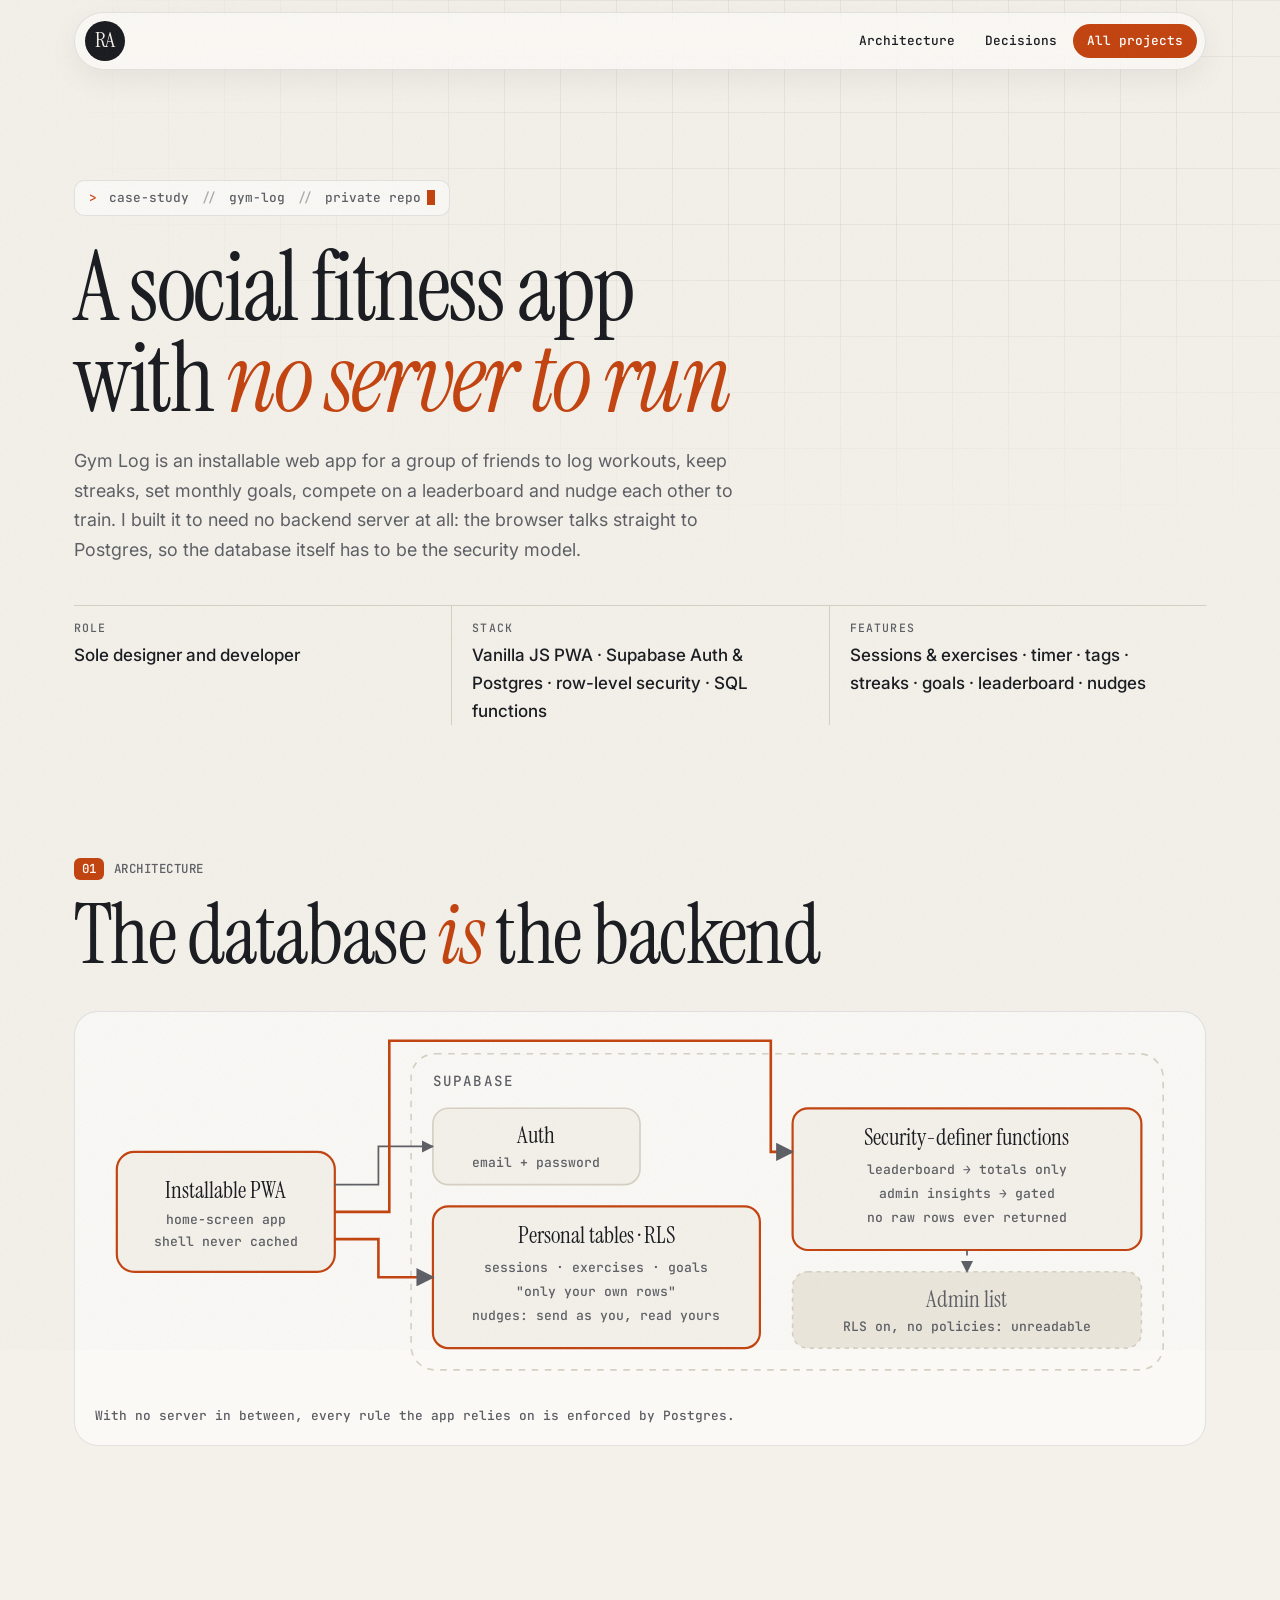
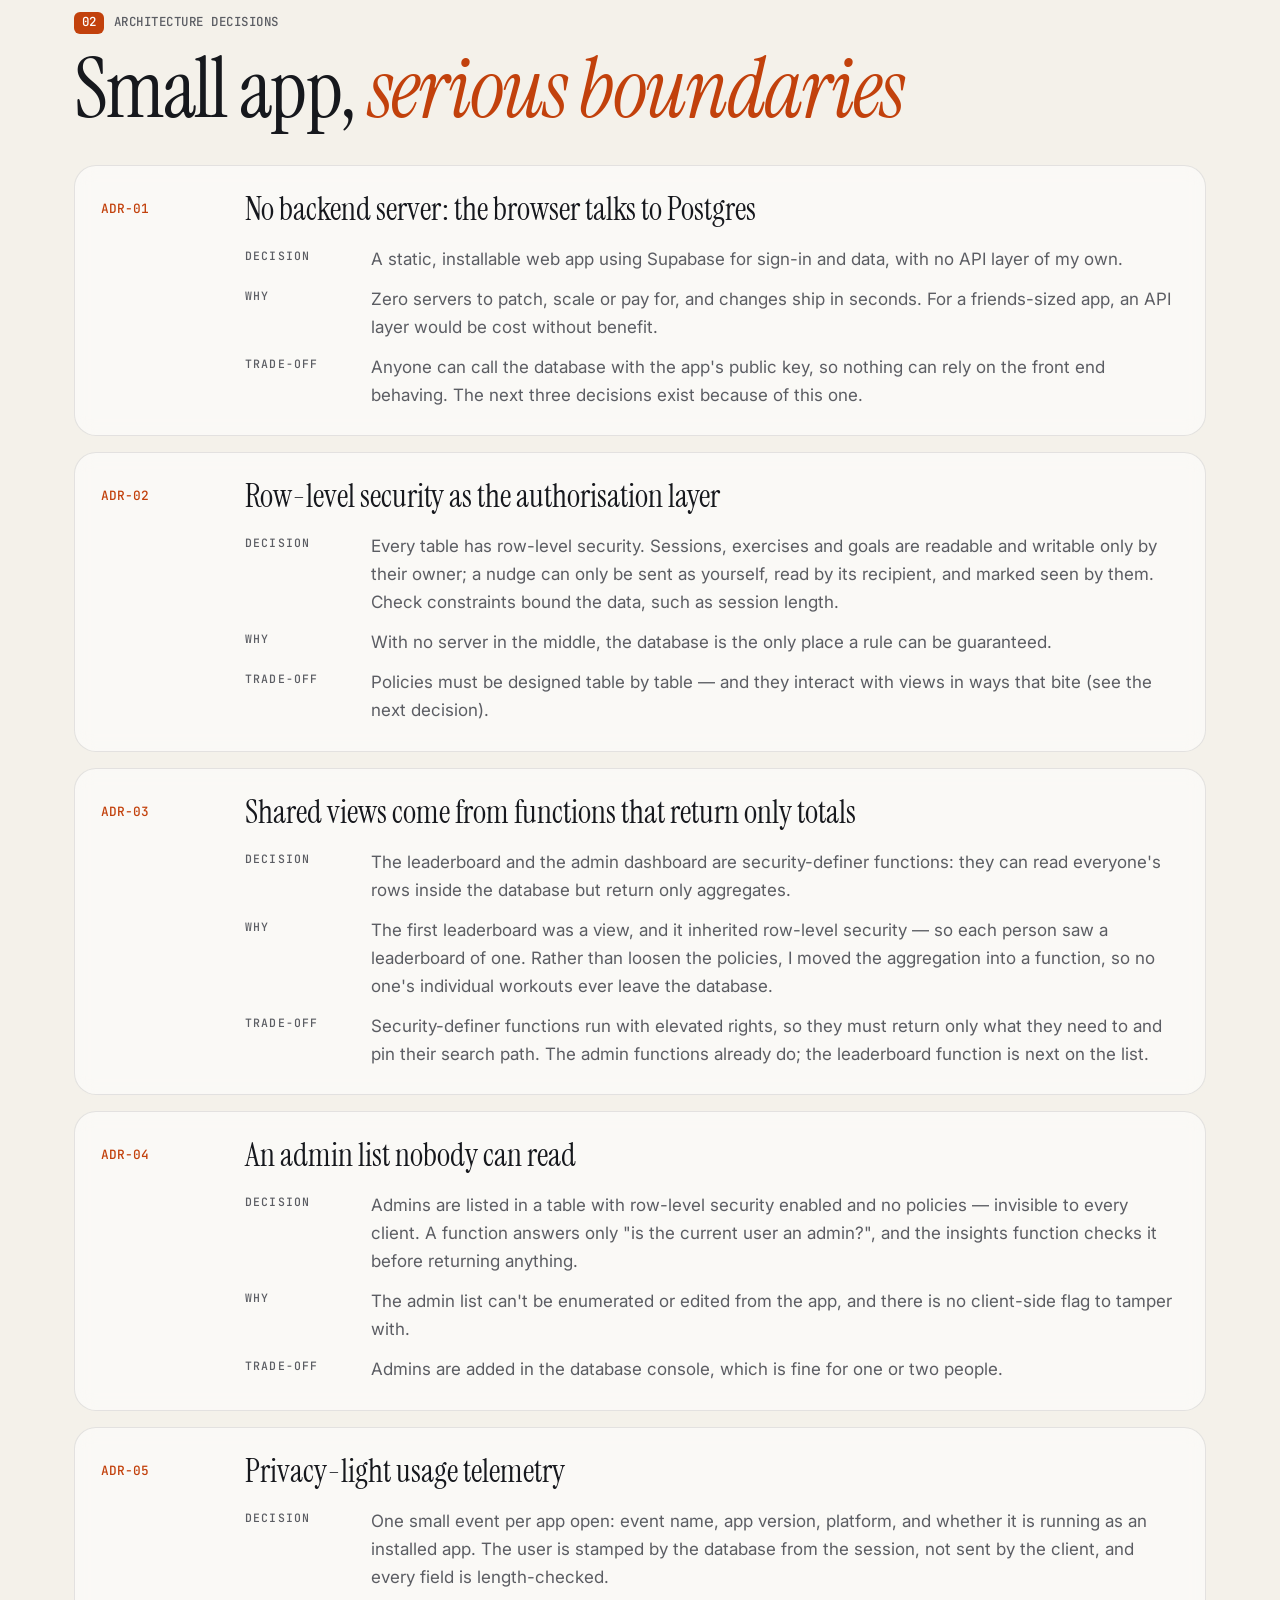
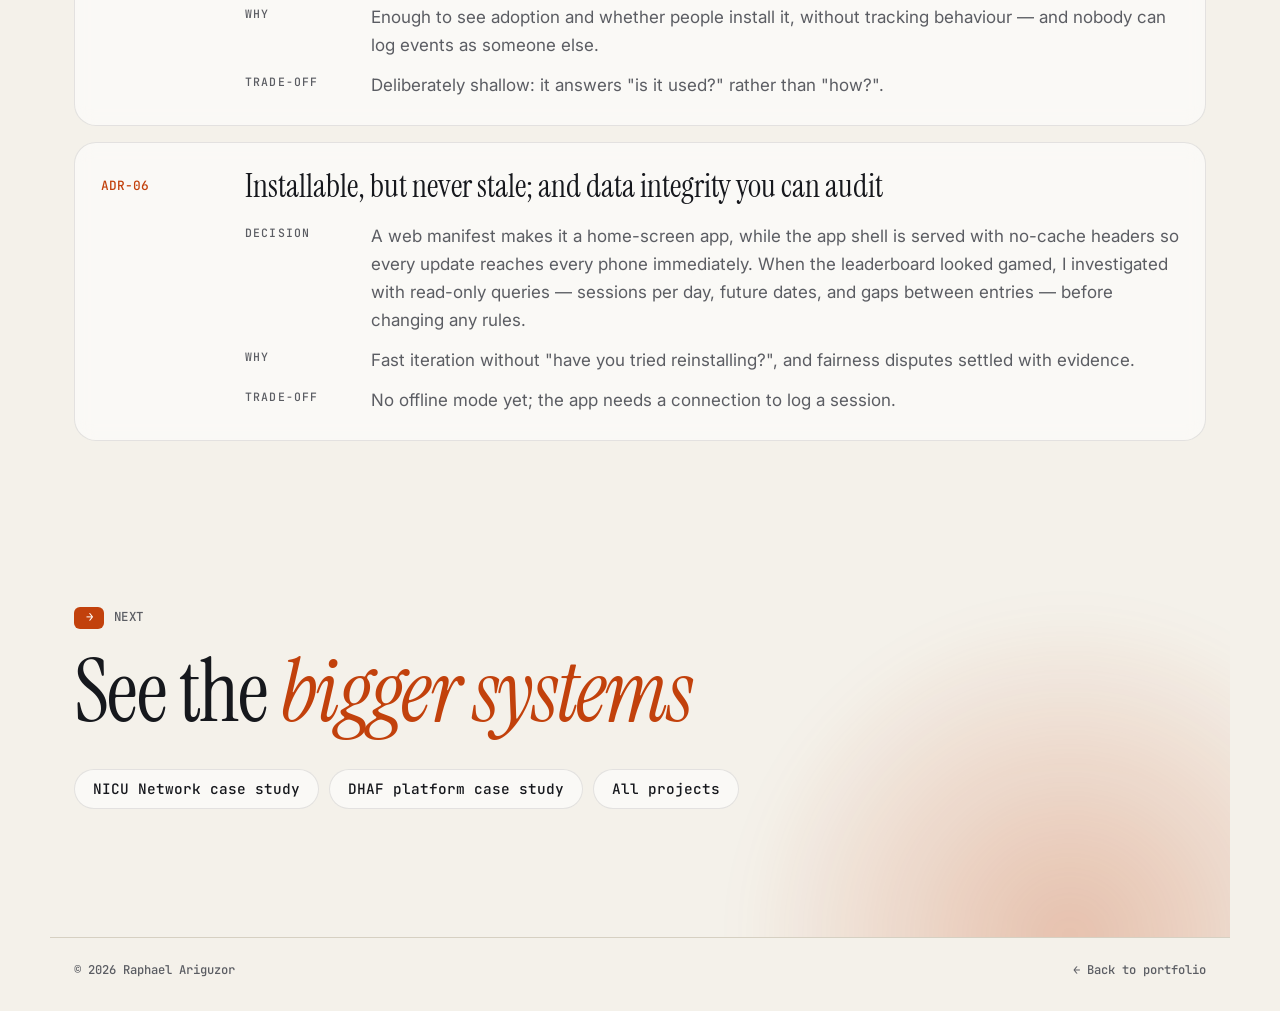
<file: gym-log.html>
<!doctype html>
<html lang="en">
<head>
  <meta charset="utf-8">
  <meta name="viewport" content="width=device-width, initial-scale=1">
  <title>Gym Log — Case study · Raphael Ariguzor</title>
  <meta name="description" content="A social workout-tracking PWA with no backend server: row-level security as the authorisation layer, and aggregates that never leak raw data.">
  <meta name="theme-color" content="#f4f1ea" media="(prefers-color-scheme: light)">
  <meta name="theme-color" content="#111317" media="(prefers-color-scheme: dark)">
  <link rel="icon" href="favicon.svg" type="image/svg+xml">
  <link rel="preconnect" href="https://fonts.googleapis.com">
  <link rel="preconnect" href="https://fonts.gstatic.com" crossorigin>
  <link href="https://fonts.googleapis.com/css2?family=Instrument+Serif:ital@0;1&family=Inter:wght@400;500;600&family=JetBrains+Mono:wght@400;500&display=swap" rel="stylesheet">
  <link rel="stylesheet" href="styles.css">
  <script>document.documentElement.classList.add('js');</script>
</head>
<body class="case">
  <a class="skip" href="#decisions">Skip to the decisions</a>
  <div class="bg-grid" aria-hidden="true"></div>
  <div class="bg-grain" aria-hidden="true"></div>

  <header class="top">
    <a class="mark" href="index.html" aria-label="Raphael Ariguzor, home">RA</a>
    <nav aria-label="Case study">
      <a href="#architecture">Architecture</a>
      <a href="#decisions">Decisions</a>
      <a href="index.html#work" class="nav-cta">All projects</a>
    </nav>
  </header>

  <main>
    <section class="wrap case-hero">
      <p class="terminal"><span class="prompt" aria-hidden="true">&gt;</span> case-study <span class="sep" aria-hidden="true">//</span> gym-log <span class="sep" aria-hidden="true">//</span> private repo<span class="caret" aria-hidden="true"></span></p>
      <h1 class="case-title">A social fitness app with <em>no server to run</em></h1>
      <p class="lede">Gym Log is an installable web app for a group of friends to log workouts, keep streaks, set monthly goals, compete on a leaderboard and nudge each other to train. I built it to need no backend server at all: the browser talks straight to Postgres, so the database itself has to be the security model.</p>

      <dl class="case-meta">
        <div><dt>Role</dt><dd>Sole designer and developer</dd></div>
        <div><dt>Stack</dt><dd>Vanilla JS PWA · Supabase Auth &amp; Postgres · row-level security · SQL functions</dd></div>
        <div><dt>Features</dt><dd>Sessions &amp; exercises · timer · tags · streaks · goals · leaderboard · nudges</dd></div>
      </dl>
    </section>

    <section id="architecture" class="wrap section" aria-labelledby="arch-title">
      <header class="section-head" data-reveal>
        <p class="kicker"><span>01</span> Architecture</p>
        <h2 id="arch-title">The database <em>is</em> the backend</h2>
      </header>
      <figure class="arch" data-reveal>
        <div class="arch-scroll">
          <svg viewBox="0 0 1000 330" role="img" aria-labelledby="gym-svg-title gym-svg-desc">
            <title id="gym-svg-title">Gym Log architecture</title>
            <desc id="gym-svg-desc">An installable web app on the phone talks directly to Supabase. Personal tables are protected by row-level security so each user reaches only their own rows. Shared views such as the leaderboard and the admin dashboard come from security-definer functions that return only aggregates.</desc>
            <defs><marker id="ah3" viewBox="0 0 10 10" refX="9" refY="5" markerWidth="7" markerHeight="7" orient="auto-start-reverse"><path d="M0,0 L10,5 L0,10 z" class="a-fill"/></marker></defs>

            <g class="node hot"><rect x="20" y="110" width="200" height="110" rx="16"/><text x="120" y="152" class="n-t">Installable PWA</text><text x="120" y="176" class="n-s">home-screen app</text><text x="120" y="196" class="n-s">shell never cached</text></g>

            <rect x="290" y="20" width="690" height="290" rx="22" class="zone"/>
            <text x="310" y="50" class="z-t">SUPABASE</text>
            <g class="node"><rect x="310" y="70" width="190" height="70" rx="14"/><text x="405" y="102" class="n-t">Auth</text><text x="405" y="124" class="n-s">email + password</text></g>
            <g class="node hot"><rect x="310" y="160" width="300" height="130" rx="14"/><text x="460" y="194" class="n-t">Personal tables · RLS</text><text x="460" y="220" class="n-s">sessions · exercises · goals</text><text x="460" y="242" class="n-s">"only your own rows"</text><text x="460" y="264" class="n-s">nudges: send as you, read yours</text></g>
            <g class="node hot"><rect x="640" y="70" width="320" height="130" rx="14"/><text x="800" y="104" class="n-t">Security-definer functions</text><text x="800" y="130" class="n-s">leaderboard → totals only</text><text x="800" y="152" class="n-s">admin insights → gated</text><text x="800" y="174" class="n-s">no raw rows ever returned</text></g>
            <g class="node locked"><rect x="640" y="220" width="320" height="70" rx="14"/><text x="800" y="252" class="n-t">Admin list</text><text x="800" y="274" class="n-s">RLS on, no policies: unreadable</text></g>

            <path d="M220 140 H260 V105 H310" class="edge" marker-end="url(#ah3)"/>
            <path d="M220 190 H260 V225 H310" class="edge hot-edge" marker-end="url(#ah3)"/>
            <path d="M220 165 H270 V8 H620 V110 H640" class="edge hot-edge" marker-end="url(#ah3)"/>
            <path d="M800 200 V220" class="edge dash" marker-end="url(#ah3)"/>
          </svg>
        </div>
        <figcaption><span class="scroll-hint">Swipe the diagram sideways. </span>With no server in between, every rule the app relies on is enforced by Postgres.</figcaption>
      </figure>
    </section>

    <section id="decisions" class="wrap section" aria-labelledby="dec-title">
      <header class="section-head" data-reveal>
        <p class="kicker"><span>02</span> Architecture decisions</p>
        <h2 id="dec-title">Small app, <em>serious boundaries</em></h2>
      </header>
      <ol class="adrs">
        <li class="adr" data-reveal>
          <p class="adr-id">ADR-01</p>
          <h3>No backend server: the browser talks to Postgres</h3>
          <dl>
            <div><dt>Decision</dt><dd>A static, installable web app using Supabase for sign-in and data, with no API layer of my own.</dd></div>
            <div><dt>Why</dt><dd>Zero servers to patch, scale or pay for, and changes ship in seconds. For a friends-sized app, an API layer would be cost without benefit.</dd></div>
            <div><dt>Trade-off</dt><dd>Anyone can call the database with the app's public key, so nothing can rely on the front end behaving. The next three decisions exist because of this one.</dd></div>
          </dl>
        </li>
        <li class="adr" data-reveal>
          <p class="adr-id">ADR-02</p>
          <h3>Row-level security as the authorisation layer</h3>
          <dl>
            <div><dt>Decision</dt><dd>Every table has row-level security. Sessions, exercises and goals are readable and writable only by their owner; a nudge can only be sent as yourself, read by its recipient, and marked seen by them. Check constraints bound the data, such as session length.</dd></div>
            <div><dt>Why</dt><dd>With no server in the middle, the database is the only place a rule can be guaranteed.</dd></div>
            <div><dt>Trade-off</dt><dd>Policies must be designed table by table — and they interact with views in ways that bite (see the next decision).</dd></div>
          </dl>
        </li>
        <li class="adr" data-reveal>
          <p class="adr-id">ADR-03</p>
          <h3>Shared views come from functions that return only totals</h3>
          <dl>
            <div><dt>Decision</dt><dd>The leaderboard and the admin dashboard are security-definer functions: they can read everyone's rows inside the database but return only aggregates.</dd></div>
            <div><dt>Why</dt><dd>The first leaderboard was a view, and it inherited row-level security — so each person saw a leaderboard of one. Rather than loosen the policies, I moved the aggregation into a function, so no one's individual workouts ever leave the database.</dd></div>
            <div><dt>Trade-off</dt><dd>Security-definer functions run with elevated rights, so they must return only what they need to and pin their search path. The admin functions already do; the leaderboard function is next on the list.</dd></div>
          </dl>
        </li>
        <li class="adr" data-reveal>
          <p class="adr-id">ADR-04</p>
          <h3>An admin list nobody can read</h3>
          <dl>
            <div><dt>Decision</dt><dd>Admins are listed in a table with row-level security enabled and no policies — invisible to every client. A function answers only "is the current user an admin?", and the insights function checks it before returning anything.</dd></div>
            <div><dt>Why</dt><dd>The admin list can't be enumerated or edited from the app, and there is no client-side flag to tamper with.</dd></div>
            <div><dt>Trade-off</dt><dd>Admins are added in the database console, which is fine for one or two people.</dd></div>
          </dl>
        </li>
        <li class="adr" data-reveal>
          <p class="adr-id">ADR-05</p>
          <h3>Privacy-light usage telemetry</h3>
          <dl>
            <div><dt>Decision</dt><dd>One small event per app open: event name, app version, platform, and whether it is running as an installed app. The user is stamped by the database from the session, not sent by the client, and every field is length-checked.</dd></div>
            <div><dt>Why</dt><dd>Enough to see adoption and whether people install it, without tracking behaviour — and nobody can log events as someone else.</dd></div>
            <div><dt>Trade-off</dt><dd>Deliberately shallow: it answers "is it used?" rather than "how?".</dd></div>
          </dl>
        </li>
        <li class="adr" data-reveal>
          <p class="adr-id">ADR-06</p>
          <h3>Installable, but never stale; and data integrity you can audit</h3>
          <dl>
            <div><dt>Decision</dt><dd>A web manifest makes it a home-screen app, while the app shell is served with no-cache headers so every update reaches every phone immediately. When the leaderboard looked gamed, I investigated with read-only queries — sessions per day, future dates, and gaps between entries — before changing any rules.</dd></div>
            <div><dt>Why</dt><dd>Fast iteration without "have you tried reinstalling?", and fairness disputes settled with evidence.</dd></div>
            <div><dt>Trade-off</dt><dd>No offline mode yet; the app needs a connection to log a session.</dd></div>
          </dl>
        </li>
      </ol>
    </section>

    <section class="wrap section contact case-end">
      <p class="kicker" data-reveal><span>→</span> Next</p>
      <h2 class="contact-title" data-reveal>See the <em>bigger systems</em></h2>
      <ul class="contact-links" data-reveal>
        <li><a href="nicu.html">NICU Network case study</a></li>
        <li><a href="dhaf.html">DHAF platform case study</a></li>
        <li><a href="index.html#work">All projects</a></li>
      </ul>
    </section>
  </main>

  <footer class="wrap foot">
    <p>© <span id="year">2026</span> Raphael Ariguzor</p>
    <a href="index.html">← Back to portfolio</a>
  </footer>

  <script src="script.js" defer></script>
</body>
</html>
</file>
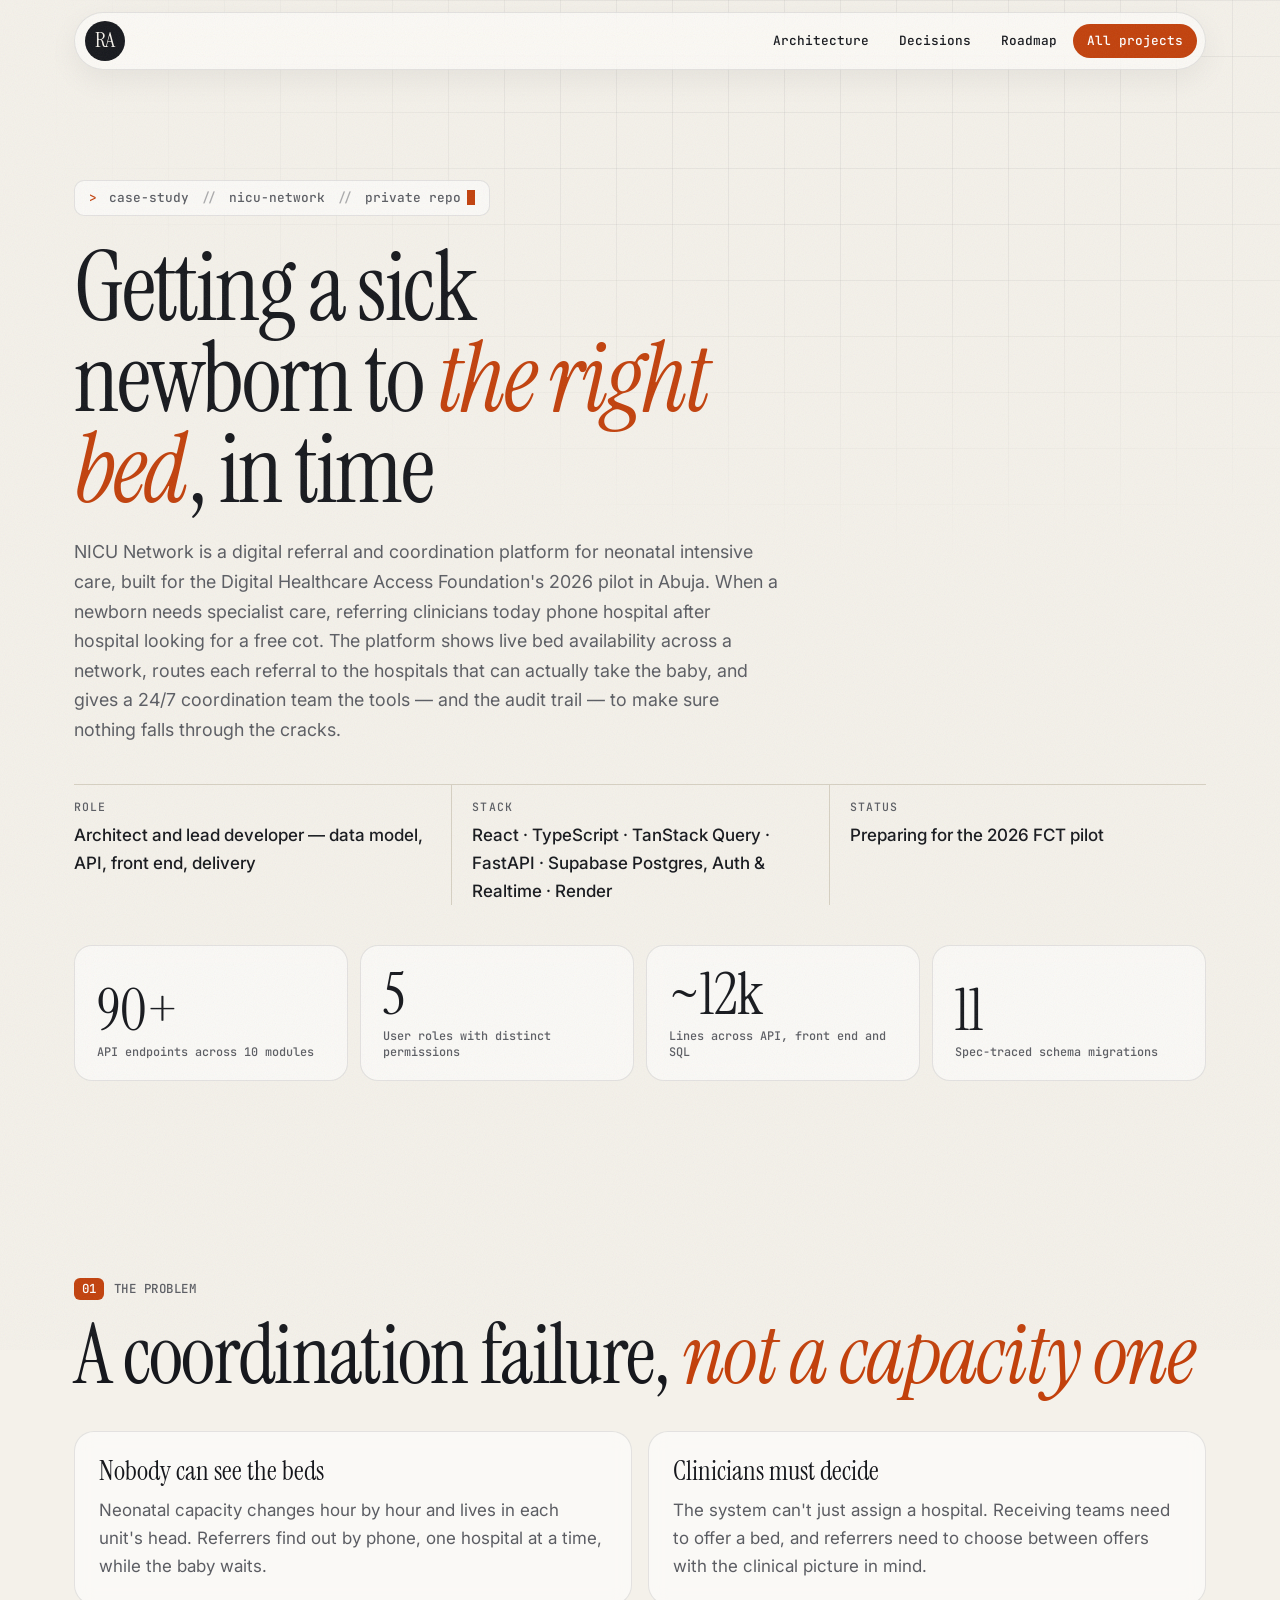
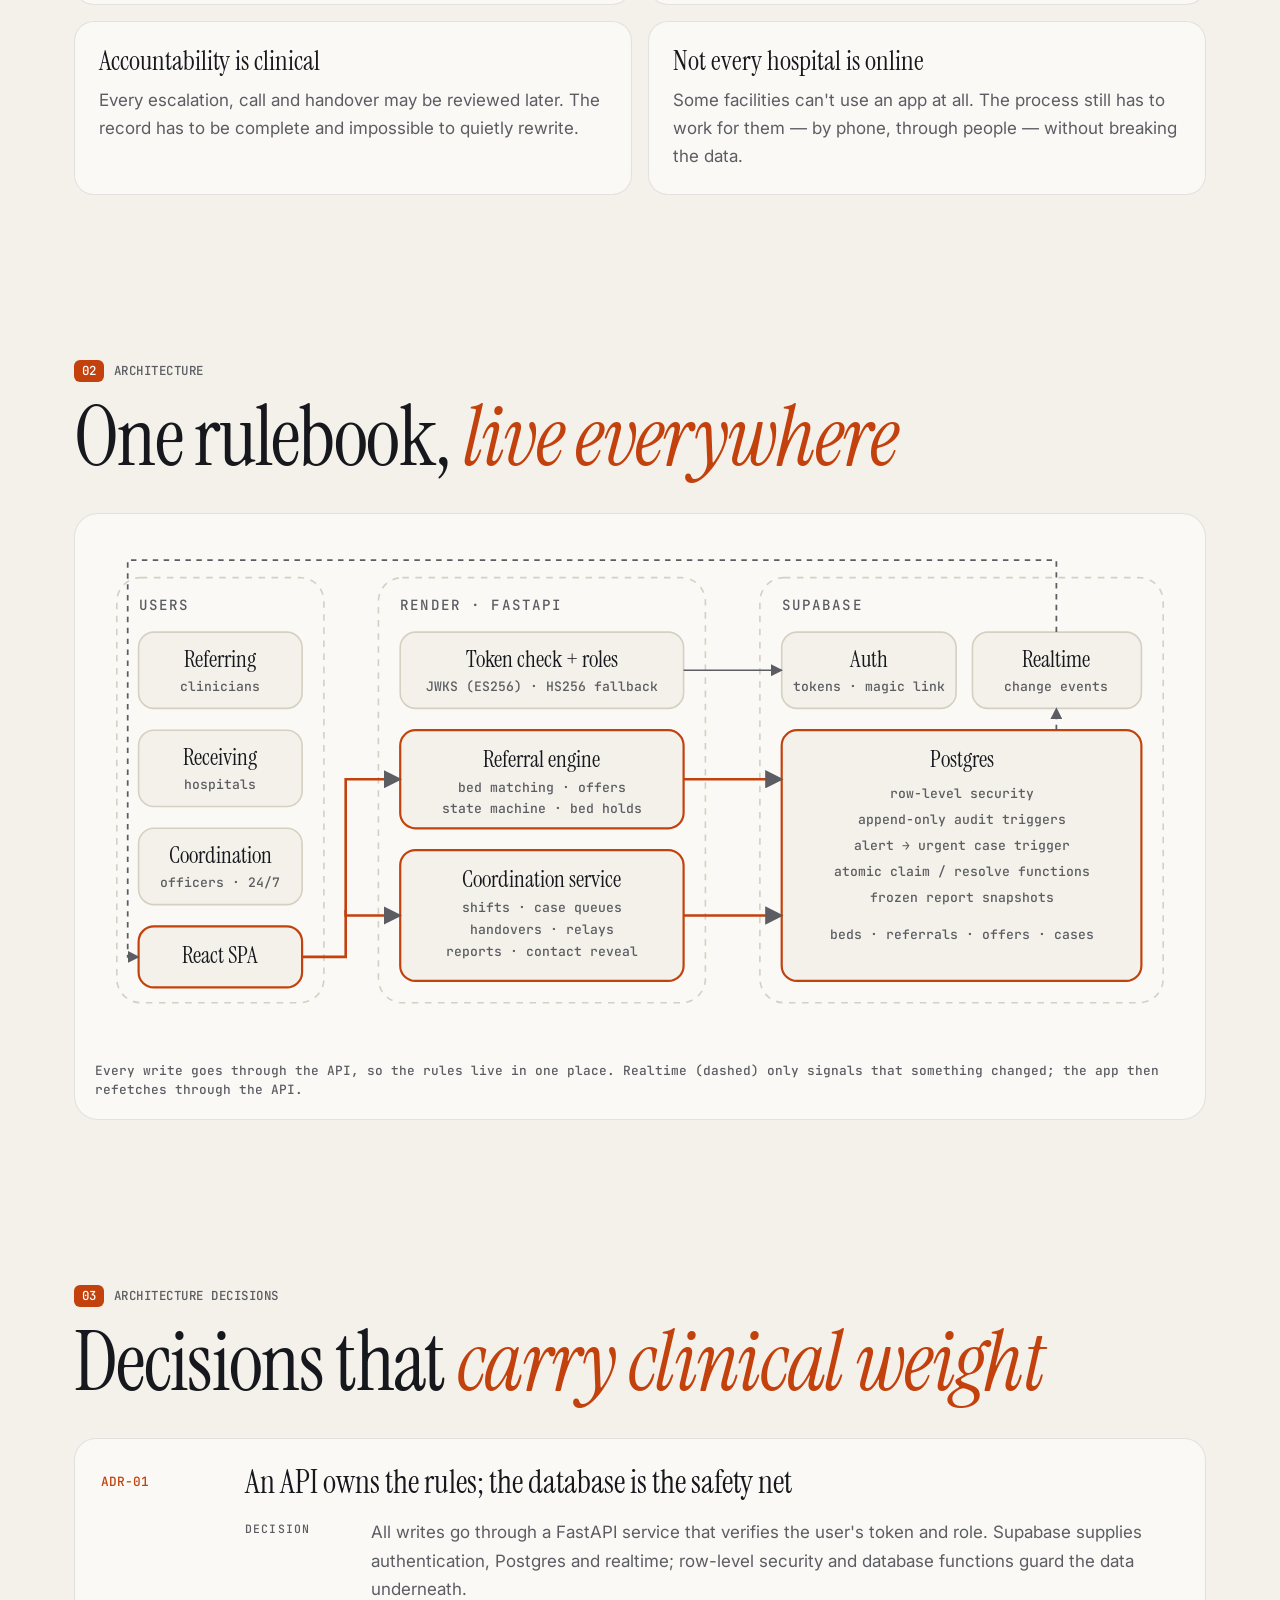
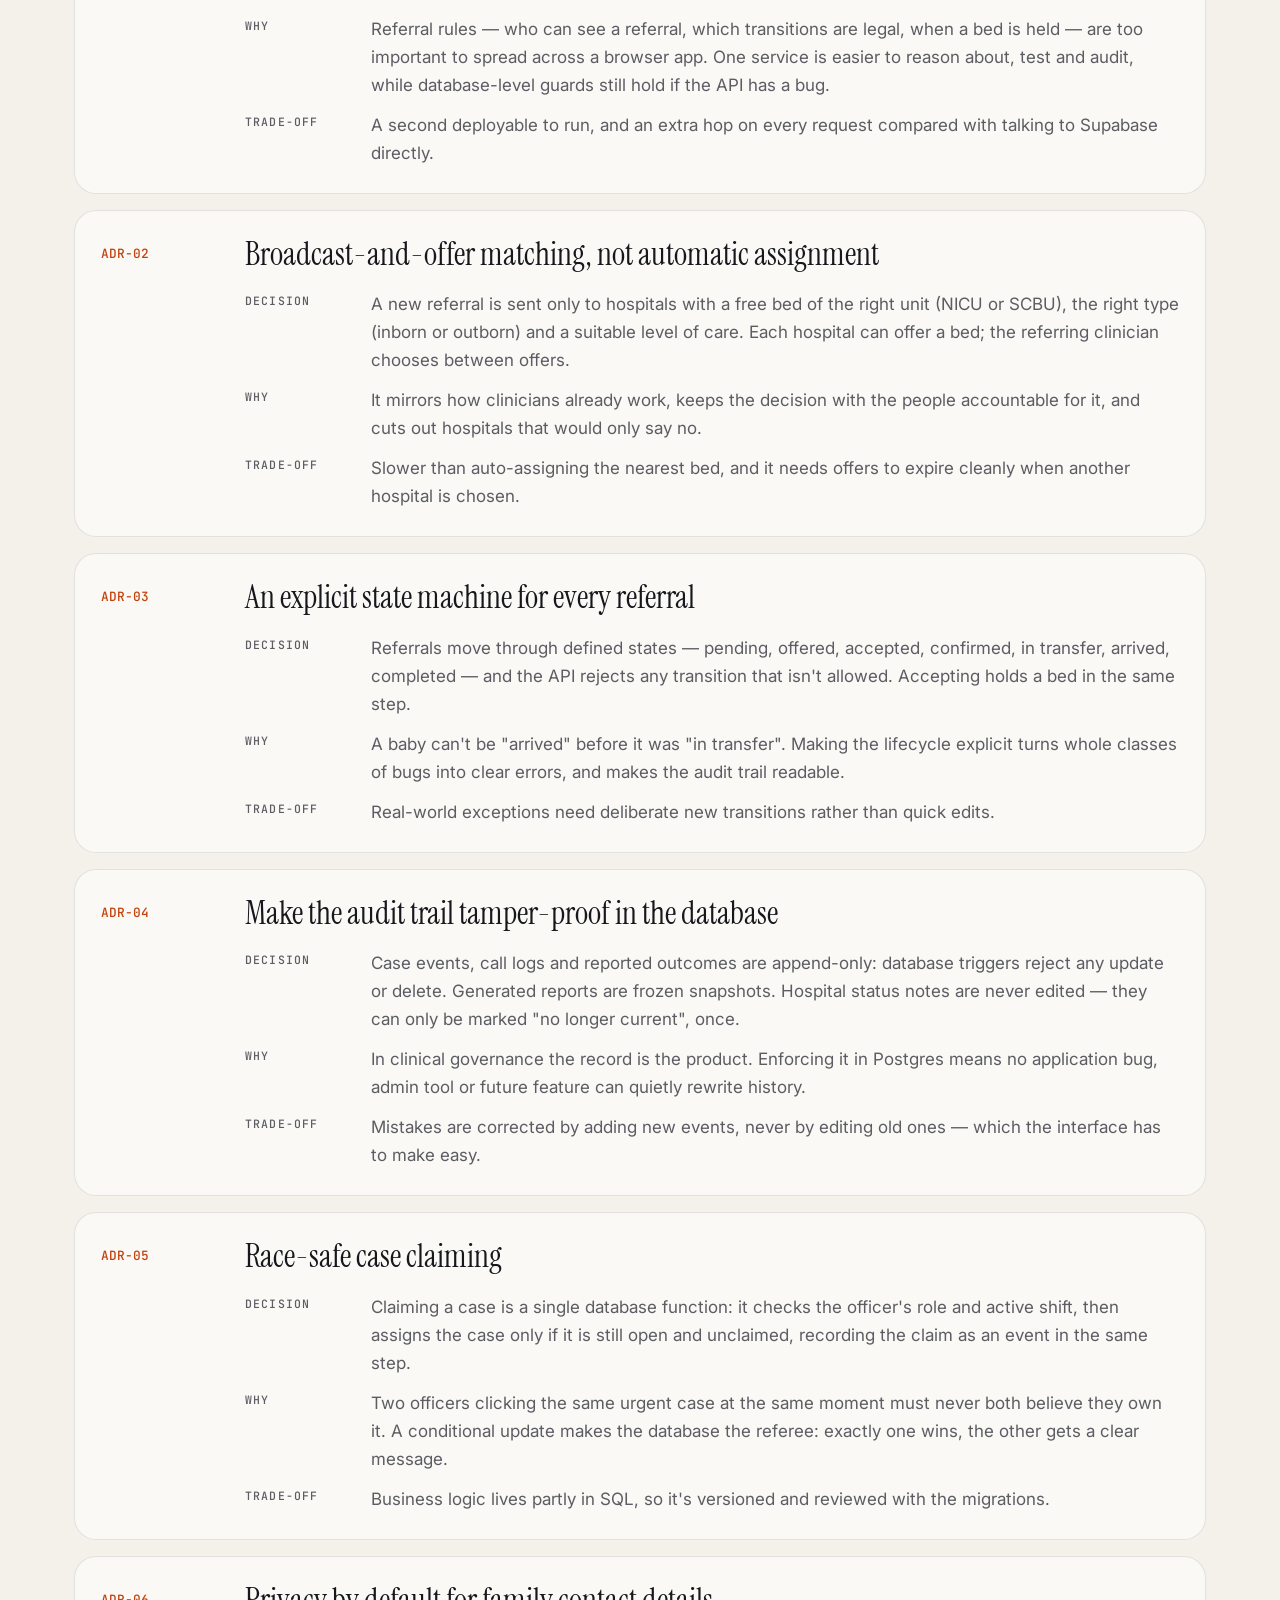
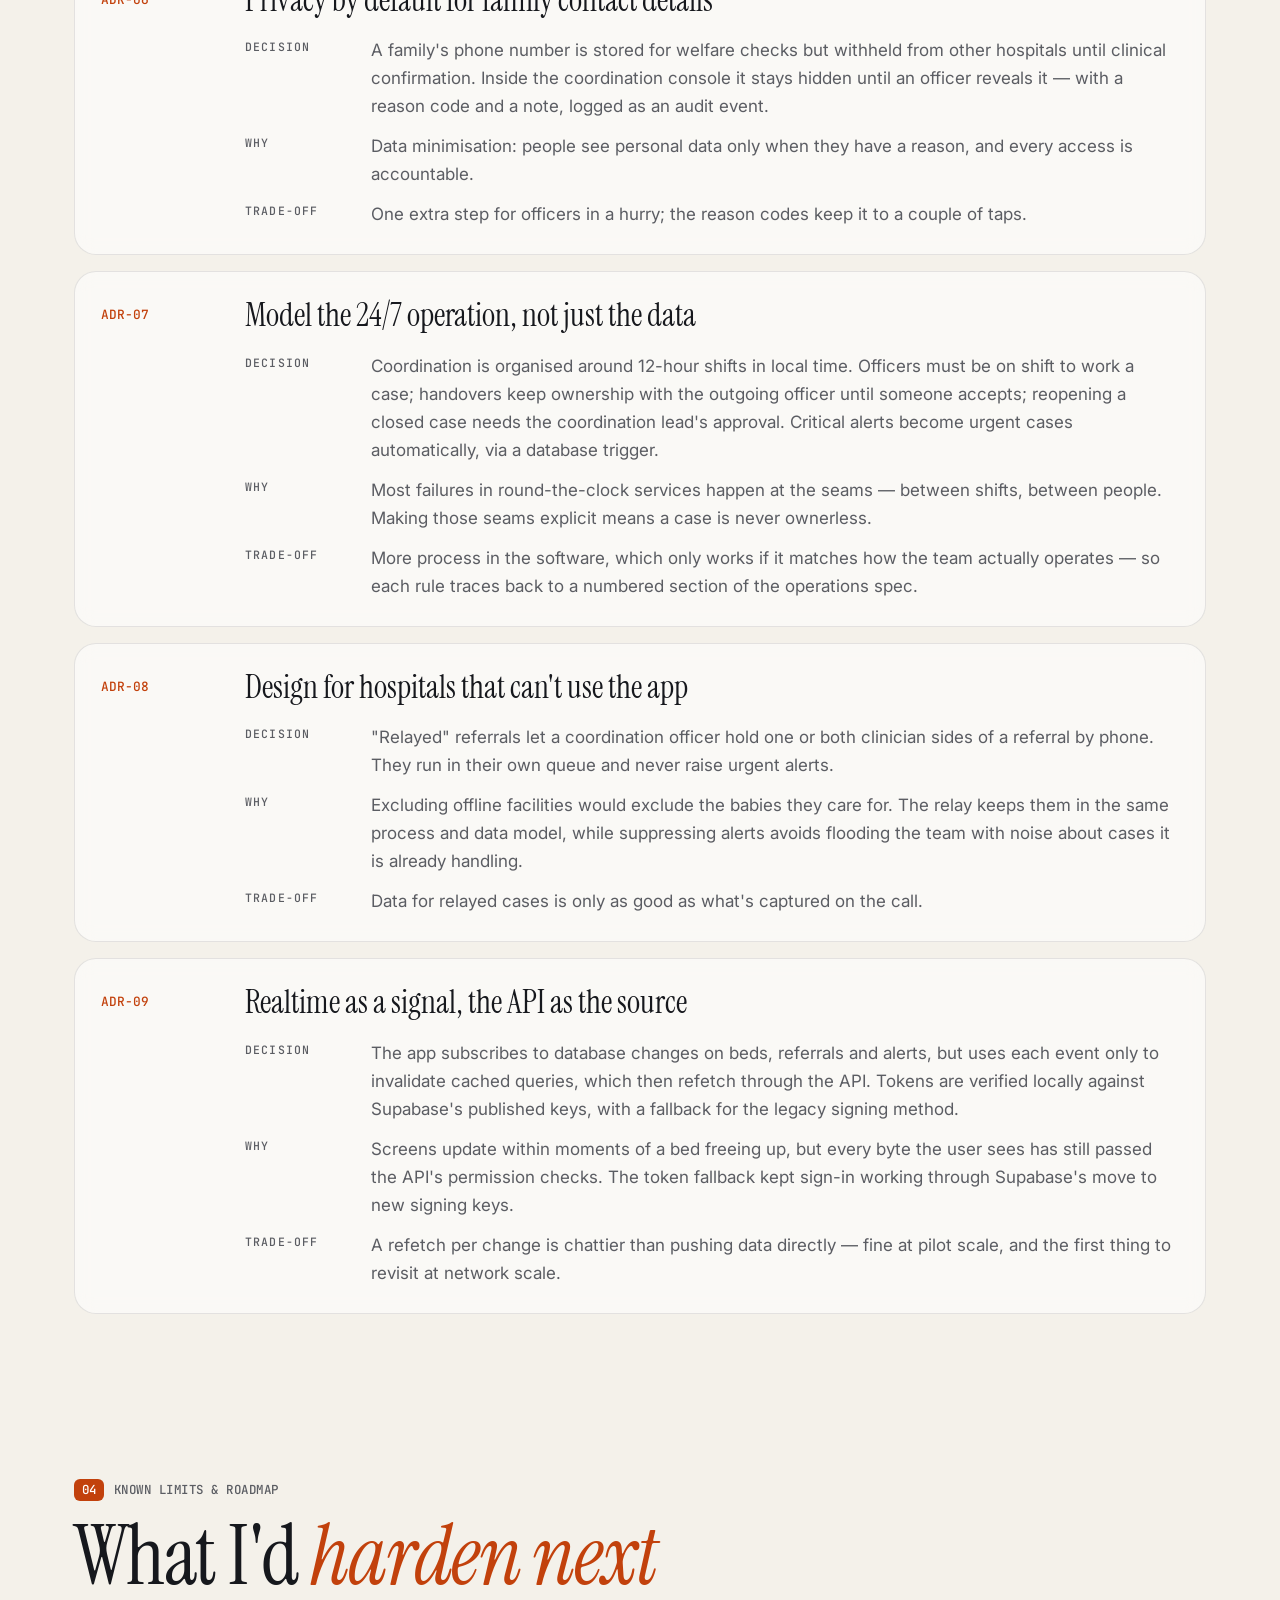
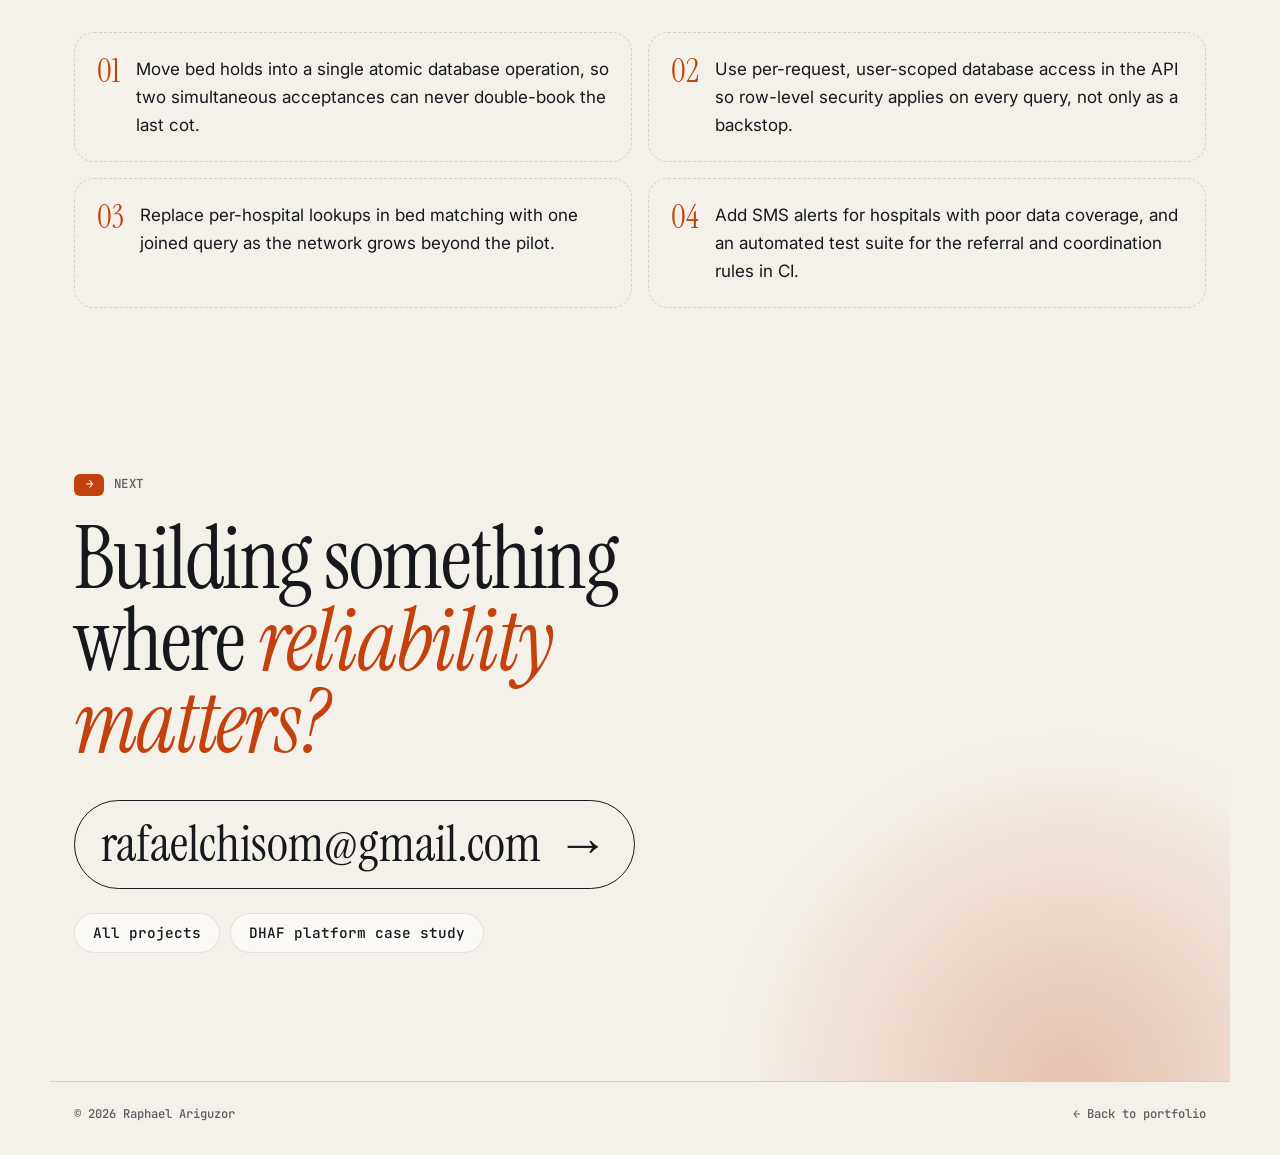
<file: nicu.html>
<!doctype html>
<html lang="en">
<head>
  <meta charset="utf-8">
  <meta name="viewport" content="width=device-width, initial-scale=1">
  <title>NICU Network — Case study · Raphael Ariguzor</title>
  <meta name="description" content="Designing a real-time neonatal referral and coordination platform: bed matching, a 24/7 coordination console, and an audit trail the database itself enforces.">
  <meta name="theme-color" content="#f4f1ea" media="(prefers-color-scheme: light)">
  <meta name="theme-color" content="#111317" media="(prefers-color-scheme: dark)">
  <link rel="icon" href="favicon.svg" type="image/svg+xml">
  <link rel="preconnect" href="https://fonts.googleapis.com">
  <link rel="preconnect" href="https://fonts.gstatic.com" crossorigin>
  <link href="https://fonts.googleapis.com/css2?family=Instrument+Serif:ital@0;1&family=Inter:wght@400;500;600&family=JetBrains+Mono:wght@400;500&display=swap" rel="stylesheet">
  <link rel="stylesheet" href="styles.css">
  <script>document.documentElement.classList.add('js');</script>
</head>
<body class="case">
  <a class="skip" href="#decisions">Skip to the decisions</a>
  <div class="bg-grid" aria-hidden="true"></div>
  <div class="bg-grain" aria-hidden="true"></div>

  <header class="top">
    <a class="mark" href="index.html" aria-label="Raphael Ariguzor, home">RA</a>
    <nav aria-label="Case study">
      <a href="#architecture">Architecture</a>
      <a href="#decisions">Decisions</a>
      <a href="#next">Roadmap</a>
      <a href="index.html#work" class="nav-cta">All projects</a>
    </nav>
  </header>

  <main>
    <section class="wrap case-hero">
      <p class="terminal"><span class="prompt" aria-hidden="true">&gt;</span> case-study <span class="sep" aria-hidden="true">//</span> nicu-network <span class="sep" aria-hidden="true">//</span> private repo<span class="caret" aria-hidden="true"></span></p>
      <h1 class="case-title">Getting a sick newborn to <em>the right bed</em>, in time</h1>
      <p class="lede">NICU Network is a digital referral and coordination platform for neonatal intensive care, built for the Digital Healthcare Access Foundation's 2026 pilot in Abuja. When a newborn needs specialist care, referring clinicians today phone hospital after hospital looking for a free cot. The platform shows live bed availability across a network, routes each referral to the hospitals that can actually take the baby, and gives a 24/7 coordination team the tools — and the audit trail — to make sure nothing falls through the cracks.</p>

      <dl class="case-meta">
        <div><dt>Role</dt><dd>Architect and lead developer — data model, API, front end, delivery</dd></div>
        <div><dt>Stack</dt><dd>React · TypeScript · TanStack Query · FastAPI · Supabase Postgres, Auth &amp; Realtime · Render</dd></div>
        <div><dt>Status</dt><dd>Preparing for the 2026 FCT pilot</dd></div>
      </dl>

      <dl class="stats case-stats">
        <div class="stat"><dt>API endpoints across 10 modules</dt><dd>90+</dd></div>
        <div class="stat"><dt>User roles with distinct permissions</dt><dd>5</dd></div>
        <div class="stat"><dt>Lines across API, front end and SQL</dt><dd>~12k</dd></div>
        <div class="stat"><dt>Spec-traced schema migrations</dt><dd>11</dd></div>
      </dl>
    </section>

    <section class="wrap section" aria-labelledby="ctx-title">
      <header class="section-head" data-reveal>
        <p class="kicker"><span>01</span> The problem</p>
        <h2 id="ctx-title">A coordination failure, <em>not a capacity one</em></h2>
      </header>
      <div class="constraints" data-reveal>
        <div class="constraint"><h3>Nobody can see the beds</h3><p>Neonatal capacity changes hour by hour and lives in each unit's head. Referrers find out by phone, one hospital at a time, while the baby waits.</p></div>
        <div class="constraint"><h3>Clinicians must decide</h3><p>The system can't just assign a hospital. Receiving teams need to offer a bed, and referrers need to choose between offers with the clinical picture in mind.</p></div>
        <div class="constraint"><h3>Accountability is clinical</h3><p>Every escalation, call and handover may be reviewed later. The record has to be complete and impossible to quietly rewrite.</p></div>
        <div class="constraint"><h3>Not every hospital is online</h3><p>Some facilities can't use an app at all. The process still has to work for them — by phone, through people — without breaking the data.</p></div>
      </div>
    </section>

    <section id="architecture" class="wrap section" aria-labelledby="arch-title">
      <header class="section-head" data-reveal>
        <p class="kicker"><span>02</span> Architecture</p>
        <h2 id="arch-title">One rulebook, <em>live everywhere</em></h2>
      </header>

      <figure class="arch" data-reveal>
        <div class="arch-scroll">
          <svg viewBox="0 0 1000 470" role="img" aria-labelledby="nicu-svg-title nicu-svg-desc">
            <title id="nicu-svg-title">NICU Network architecture</title>
            <desc id="nicu-svg-desc">Clinicians and coordination officers use a React single-page app. All reads and writes go through a FastAPI service on Render, which verifies Supabase-issued tokens and enforces roles, the referral state machine and coordination rules. Supabase provides Postgres, authentication and realtime. Database triggers make audit records append-only and turn critical alerts into urgent coordination cases. Realtime change events flow back to the app, which refetches through the API.</desc>
            <defs>
              <marker id="ah2" viewBox="0 0 10 10" refX="9" refY="5" markerWidth="7" markerHeight="7" orient="auto-start-reverse"><path d="M0,0 L10,5 L0,10 z" class="a-fill"/></marker>
            </defs>

            <rect x="20" y="40" width="190" height="390" rx="22" class="zone"/>
            <text x="40" y="70" class="z-t">USERS</text>
            <g class="node"><rect x="40" y="90" width="150" height="70" rx="14"/><text x="115" y="122" class="n-t">Referring</text><text x="115" y="144" class="n-s">clinicians</text></g>
            <g class="node"><rect x="40" y="180" width="150" height="70" rx="14"/><text x="115" y="212" class="n-t">Receiving</text><text x="115" y="234" class="n-s">hospitals</text></g>
            <g class="node"><rect x="40" y="270" width="150" height="70" rx="14"/><text x="115" y="302" class="n-t">Coordination</text><text x="115" y="324" class="n-s">officers · 24/7</text></g>
            <g class="node hot"><rect x="40" y="360" width="150" height="56" rx="14"/><text x="115" y="394" class="n-t">React SPA</text></g>

            <rect x="260" y="40" width="300" height="390" rx="22" class="zone"/>
            <text x="280" y="70" class="z-t">RENDER · FASTAPI</text>
            <g class="node"><rect x="280" y="90" width="260" height="70" rx="14"/><text x="410" y="122" class="n-t">Token check + roles</text><text x="410" y="144" class="n-s">JWKS (ES256) · HS256 fallback</text></g>
            <g class="node hot"><rect x="280" y="180" width="260" height="90" rx="14"/><text x="410" y="214" class="n-t">Referral engine</text><text x="410" y="237" class="n-s">bed matching · offers</text><text x="410" y="256" class="n-s">state machine · bed holds</text></g>
            <g class="node hot"><rect x="280" y="290" width="260" height="120" rx="14"/><text x="410" y="324" class="n-t">Coordination service</text><text x="410" y="347" class="n-s">shifts · case queues</text><text x="410" y="367" class="n-s">handovers · relays</text><text x="410" y="387" class="n-s">reports · contact reveal</text></g>

            <rect x="610" y="40" width="370" height="390" rx="22" class="zone"/>
            <text x="630" y="70" class="z-t">SUPABASE</text>
            <g class="node"><rect x="630" y="90" width="160" height="70" rx="14"/><text x="710" y="122" class="n-t">Auth</text><text x="710" y="144" class="n-s">tokens · magic link</text></g>
            <g class="node"><rect x="805" y="90" width="155" height="70" rx="14"/><text x="882" y="122" class="n-t">Realtime</text><text x="882" y="144" class="n-s">change events</text></g>
            <g class="node hot"><rect x="630" y="180" width="330" height="230" rx="14"/><text x="795" y="214" class="n-t">Postgres</text><text x="795" y="242" class="n-s">row-level security</text><text x="795" y="266" class="n-s">append-only audit triggers</text><text x="795" y="290" class="n-s">alert → urgent case trigger</text><text x="795" y="314" class="n-s">atomic claim / resolve functions</text><text x="795" y="338" class="n-s">frozen report snapshots</text><text x="795" y="372" class="n-s">beds · referrals · offers · cases</text></g>

            <path d="M190 388 H230 V225 H280" class="edge hot-edge" marker-end="url(#ah2)"/>
            <path d="M230 345 V350 H280" class="edge hot-edge" marker-end="url(#ah2)"/>
            <path d="M540 125 H630" class="edge" marker-end="url(#ah2)"/>
            <path d="M540 225 H630" class="edge hot-edge" marker-end="url(#ah2)"/>
            <path d="M540 350 H630" class="edge hot-edge" marker-end="url(#ah2)"/>
            <path d="M882 180 V160" class="edge dash" marker-end="url(#ah2)"/>
            <path d="M882 90 V24 H30 V388 H40" class="edge dash" marker-end="url(#ah2)"/>
          </svg>
        </div>
        <figcaption><span class="scroll-hint">Swipe the diagram sideways. </span>Every write goes through the API, so the rules live in one place. Realtime (dashed) only signals that something changed; the app then refetches through the API.</figcaption>
      </figure>
    </section>

    <section id="decisions" class="wrap section" aria-labelledby="dec-title">
      <header class="section-head" data-reveal>
        <p class="kicker"><span>03</span> Architecture decisions</p>
        <h2 id="dec-title">Decisions that <em>carry clinical weight</em></h2>
      </header>

      <ol class="adrs">
        <li class="adr" data-reveal>
          <p class="adr-id">ADR-01</p>
          <h3>An API owns the rules; the database is the safety net</h3>
          <dl>
            <div><dt>Decision</dt><dd>All writes go through a FastAPI service that verifies the user's token and role. Supabase supplies authentication, Postgres and realtime; row-level security and database functions guard the data underneath.</dd></div>
            <div><dt>Why</dt><dd>Referral rules — who can see a referral, which transitions are legal, when a bed is held — are too important to spread across a browser app. One service is easier to reason about, test and audit, while database-level guards still hold if the API has a bug.</dd></div>
            <div><dt>Trade-off</dt><dd>A second deployable to run, and an extra hop on every request compared with talking to Supabase directly.</dd></div>
          </dl>
        </li>

        <li class="adr" data-reveal>
          <p class="adr-id">ADR-02</p>
          <h3>Broadcast-and-offer matching, not automatic assignment</h3>
          <dl>
            <div><dt>Decision</dt><dd>A new referral is sent only to hospitals with a free bed of the right unit (NICU or SCBU), the right type (inborn or outborn) and a suitable level of care. Each hospital can offer a bed; the referring clinician chooses between offers.</dd></div>
            <div><dt>Why</dt><dd>It mirrors how clinicians already work, keeps the decision with the people accountable for it, and cuts out hospitals that would only say no.</dd></div>
            <div><dt>Trade-off</dt><dd>Slower than auto-assigning the nearest bed, and it needs offers to expire cleanly when another hospital is chosen.</dd></div>
          </dl>
        </li>

        <li class="adr" data-reveal>
          <p class="adr-id">ADR-03</p>
          <h3>An explicit state machine for every referral</h3>
          <dl>
            <div><dt>Decision</dt><dd>Referrals move through defined states — pending, offered, accepted, confirmed, in transfer, arrived, completed — and the API rejects any transition that isn't allowed. Accepting holds a bed in the same step.</dd></div>
            <div><dt>Why</dt><dd>A baby can't be "arrived" before it was "in transfer". Making the lifecycle explicit turns whole classes of bugs into clear errors, and makes the audit trail readable.</dd></div>
            <div><dt>Trade-off</dt><dd>Real-world exceptions need deliberate new transitions rather than quick edits.</dd></div>
          </dl>
        </li>

        <li class="adr" data-reveal>
          <p class="adr-id">ADR-04</p>
          <h3>Make the audit trail tamper-proof in the database</h3>
          <dl>
            <div><dt>Decision</dt><dd>Case events, call logs and reported outcomes are append-only: database triggers reject any update or delete. Generated reports are frozen snapshots. Hospital status notes are never edited — they can only be marked "no longer current", once.</dd></div>
            <div><dt>Why</dt><dd>In clinical governance the record is the product. Enforcing it in Postgres means no application bug, admin tool or future feature can quietly rewrite history.</dd></div>
            <div><dt>Trade-off</dt><dd>Mistakes are corrected by adding new events, never by editing old ones — which the interface has to make easy.</dd></div>
          </dl>
        </li>

        <li class="adr" data-reveal>
          <p class="adr-id">ADR-05</p>
          <h3>Race-safe case claiming</h3>
          <dl>
            <div><dt>Decision</dt><dd>Claiming a case is a single database function: it checks the officer's role and active shift, then assigns the case only if it is still open and unclaimed, recording the claim as an event in the same step.</dd></div>
            <div><dt>Why</dt><dd>Two officers clicking the same urgent case at the same moment must never both believe they own it. A conditional update makes the database the referee: exactly one wins, the other gets a clear message.</dd></div>
            <div><dt>Trade-off</dt><dd>Business logic lives partly in SQL, so it's versioned and reviewed with the migrations.</dd></div>
          </dl>
        </li>

        <li class="adr" data-reveal>
          <p class="adr-id">ADR-06</p>
          <h3>Privacy by default for family contact details</h3>
          <dl>
            <div><dt>Decision</dt><dd>A family's phone number is stored for welfare checks but withheld from other hospitals until clinical confirmation. Inside the coordination console it stays hidden until an officer reveals it — with a reason code and a note, logged as an audit event.</dd></div>
            <div><dt>Why</dt><dd>Data minimisation: people see personal data only when they have a reason, and every access is accountable.</dd></div>
            <div><dt>Trade-off</dt><dd>One extra step for officers in a hurry; the reason codes keep it to a couple of taps.</dd></div>
          </dl>
        </li>

        <li class="adr" data-reveal>
          <p class="adr-id">ADR-07</p>
          <h3>Model the 24/7 operation, not just the data</h3>
          <dl>
            <div><dt>Decision</dt><dd>Coordination is organised around 12-hour shifts in local time. Officers must be on shift to work a case; handovers keep ownership with the outgoing officer until someone accepts; reopening a closed case needs the coordination lead's approval. Critical alerts become urgent cases automatically, via a database trigger.</dd></div>
            <div><dt>Why</dt><dd>Most failures in round-the-clock services happen at the seams — between shifts, between people. Making those seams explicit means a case is never ownerless.</dd></div>
            <div><dt>Trade-off</dt><dd>More process in the software, which only works if it matches how the team actually operates — so each rule traces back to a numbered section of the operations spec.</dd></div>
          </dl>
        </li>

        <li class="adr" data-reveal>
          <p class="adr-id">ADR-08</p>
          <h3>Design for hospitals that can't use the app</h3>
          <dl>
            <div><dt>Decision</dt><dd>"Relayed" referrals let a coordination officer hold one or both clinician sides of a referral by phone. They run in their own queue and never raise urgent alerts.</dd></div>
            <div><dt>Why</dt><dd>Excluding offline facilities would exclude the babies they care for. The relay keeps them in the same process and data model, while suppressing alerts avoids flooding the team with noise about cases it is already handling.</dd></div>
            <div><dt>Trade-off</dt><dd>Data for relayed cases is only as good as what's captured on the call.</dd></div>
          </dl>
        </li>

        <li class="adr" data-reveal>
          <p class="adr-id">ADR-09</p>
          <h3>Realtime as a signal, the API as the source</h3>
          <dl>
            <div><dt>Decision</dt><dd>The app subscribes to database changes on beds, referrals and alerts, but uses each event only to invalidate cached queries, which then refetch through the API. Tokens are verified locally against Supabase's published keys, with a fallback for the legacy signing method.</dd></div>
            <div><dt>Why</dt><dd>Screens update within moments of a bed freeing up, but every byte the user sees has still passed the API's permission checks. The token fallback kept sign-in working through Supabase's move to new signing keys.</dd></div>
            <div><dt>Trade-off</dt><dd>A refetch per change is chattier than pushing data directly — fine at pilot scale, and the first thing to revisit at network scale.</dd></div>
          </dl>
        </li>
      </ol>
    </section>

    <section id="next" class="wrap section" aria-labelledby="next-title">
      <header class="section-head" data-reveal>
        <p class="kicker"><span>04</span> Known limits &amp; roadmap</p>
        <h2 id="next-title">What I'd <em>harden next</em></h2>
      </header>
      <ol class="next" data-reveal>
        <li><span>01</span>Move bed holds into a single atomic database operation, so two simultaneous acceptances can never double-book the last cot.</li>
        <li><span>02</span>Use per-request, user-scoped database access in the API so row-level security applies on every query, not only as a backstop.</li>
        <li><span>03</span>Replace per-hospital lookups in bed matching with one joined query as the network grows beyond the pilot.</li>
        <li><span>04</span>Add SMS alerts for hospitals with poor data coverage, and an automated test suite for the referral and coordination rules in CI.</li>
      </ol>
    </section>

    <section class="wrap section contact case-end">
      <p class="kicker" data-reveal><span>→</span> Next</p>
      <h2 class="contact-title" data-reveal>Building something where <em>reliability matters?</em></h2>
      <a class="big-mail" href="mailto:rafaelchisom@gmail.com" data-reveal>rafaelchisom@gmail.com <span aria-hidden="true">→</span></a>
      <ul class="contact-links" data-reveal>
        <li><a href="index.html#work">All projects</a></li>
        <li><a href="dhaf.html">DHAF platform case study</a></li>
      </ul>
    </section>
  </main>

  <footer class="wrap foot">
    <p>© <span id="year">2026</span> Raphael Ariguzor</p>
    <a href="index.html">← Back to portfolio</a>
  </footer>

  <script src="script.js" defer></script>
</body>
</html>
</file>
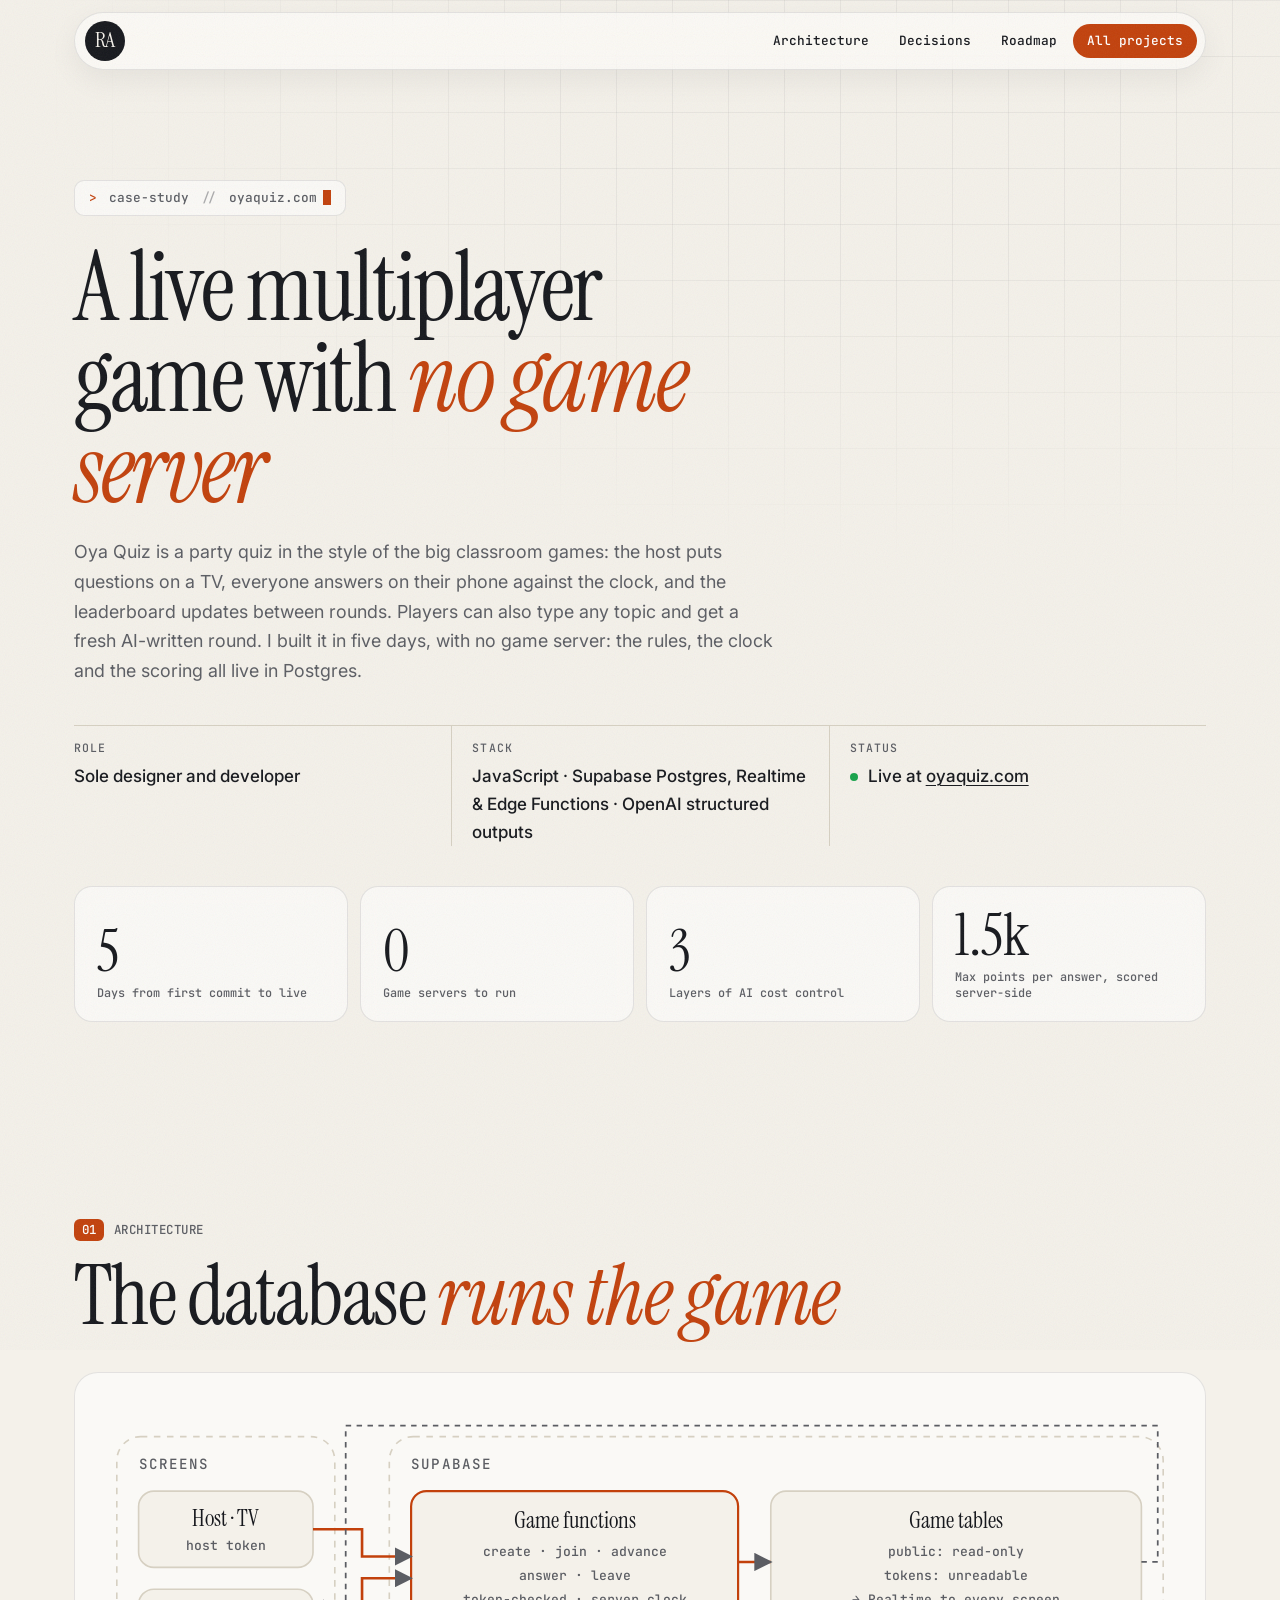
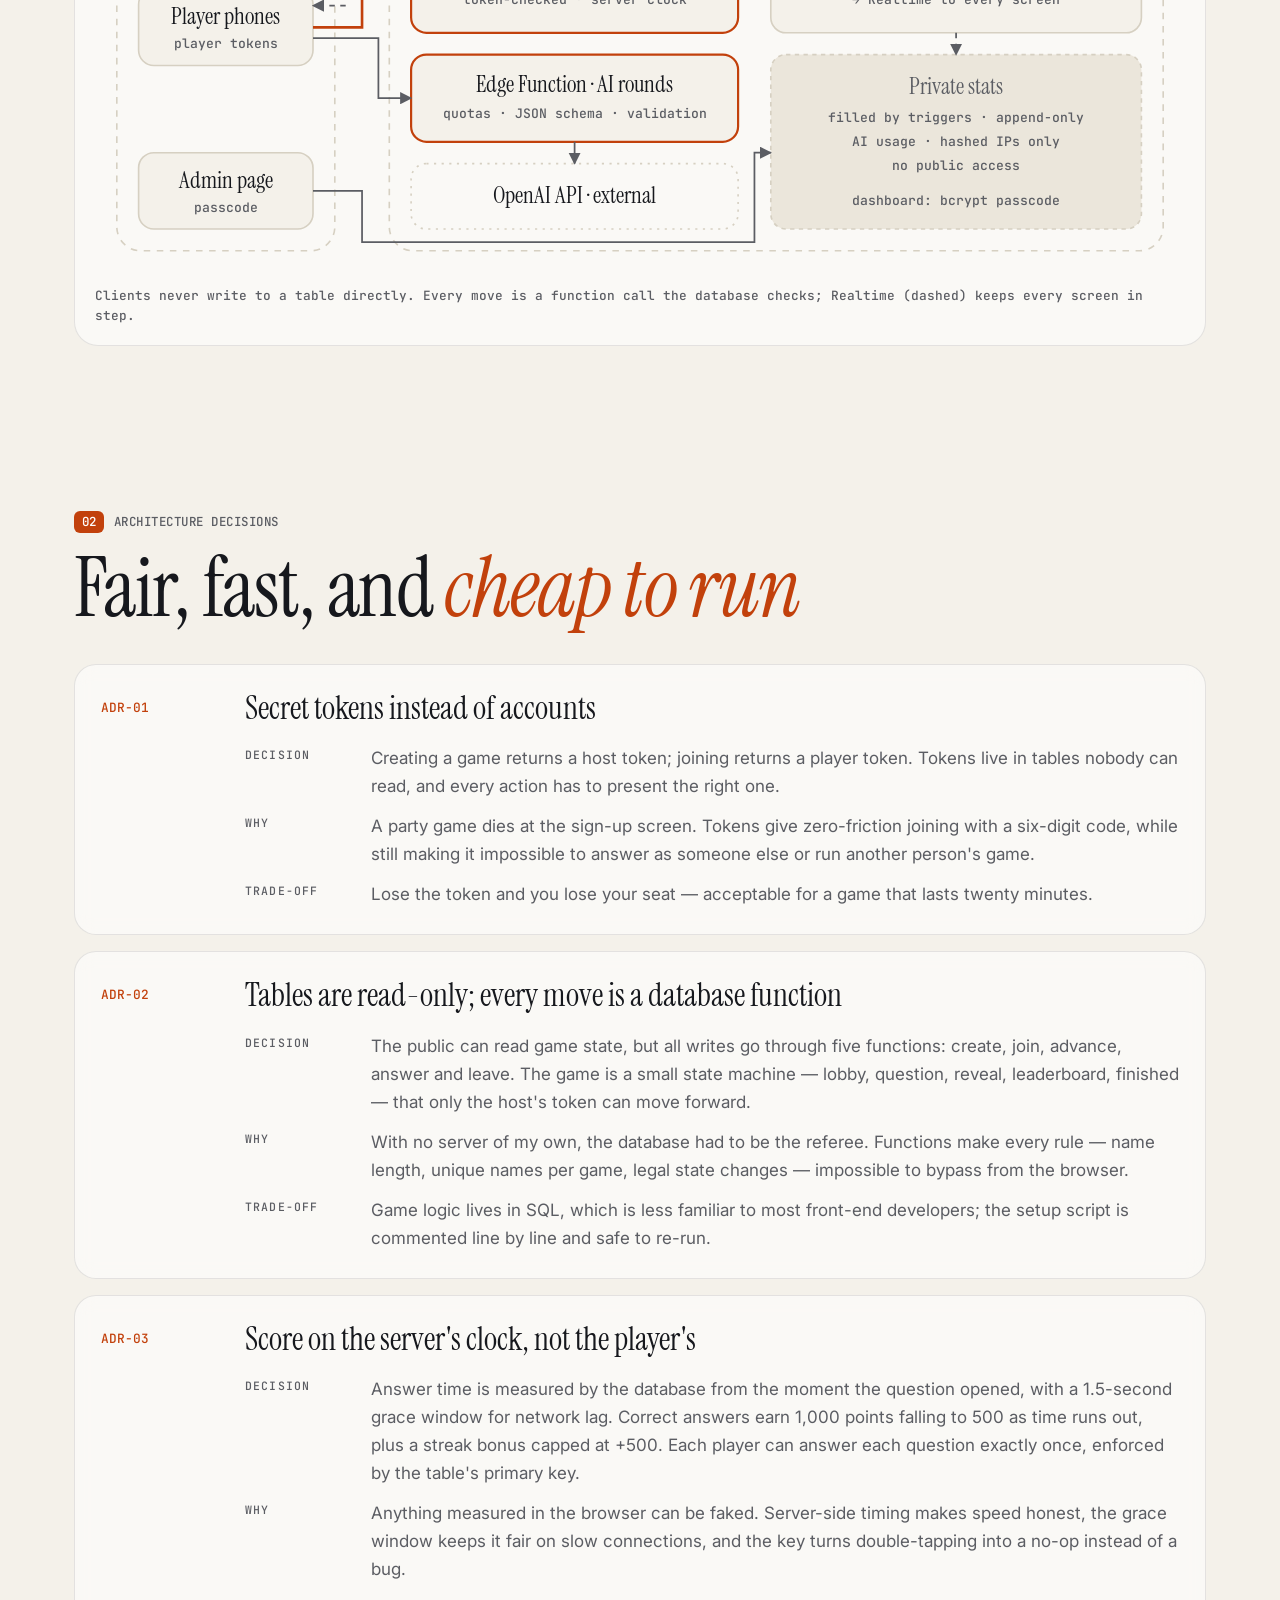
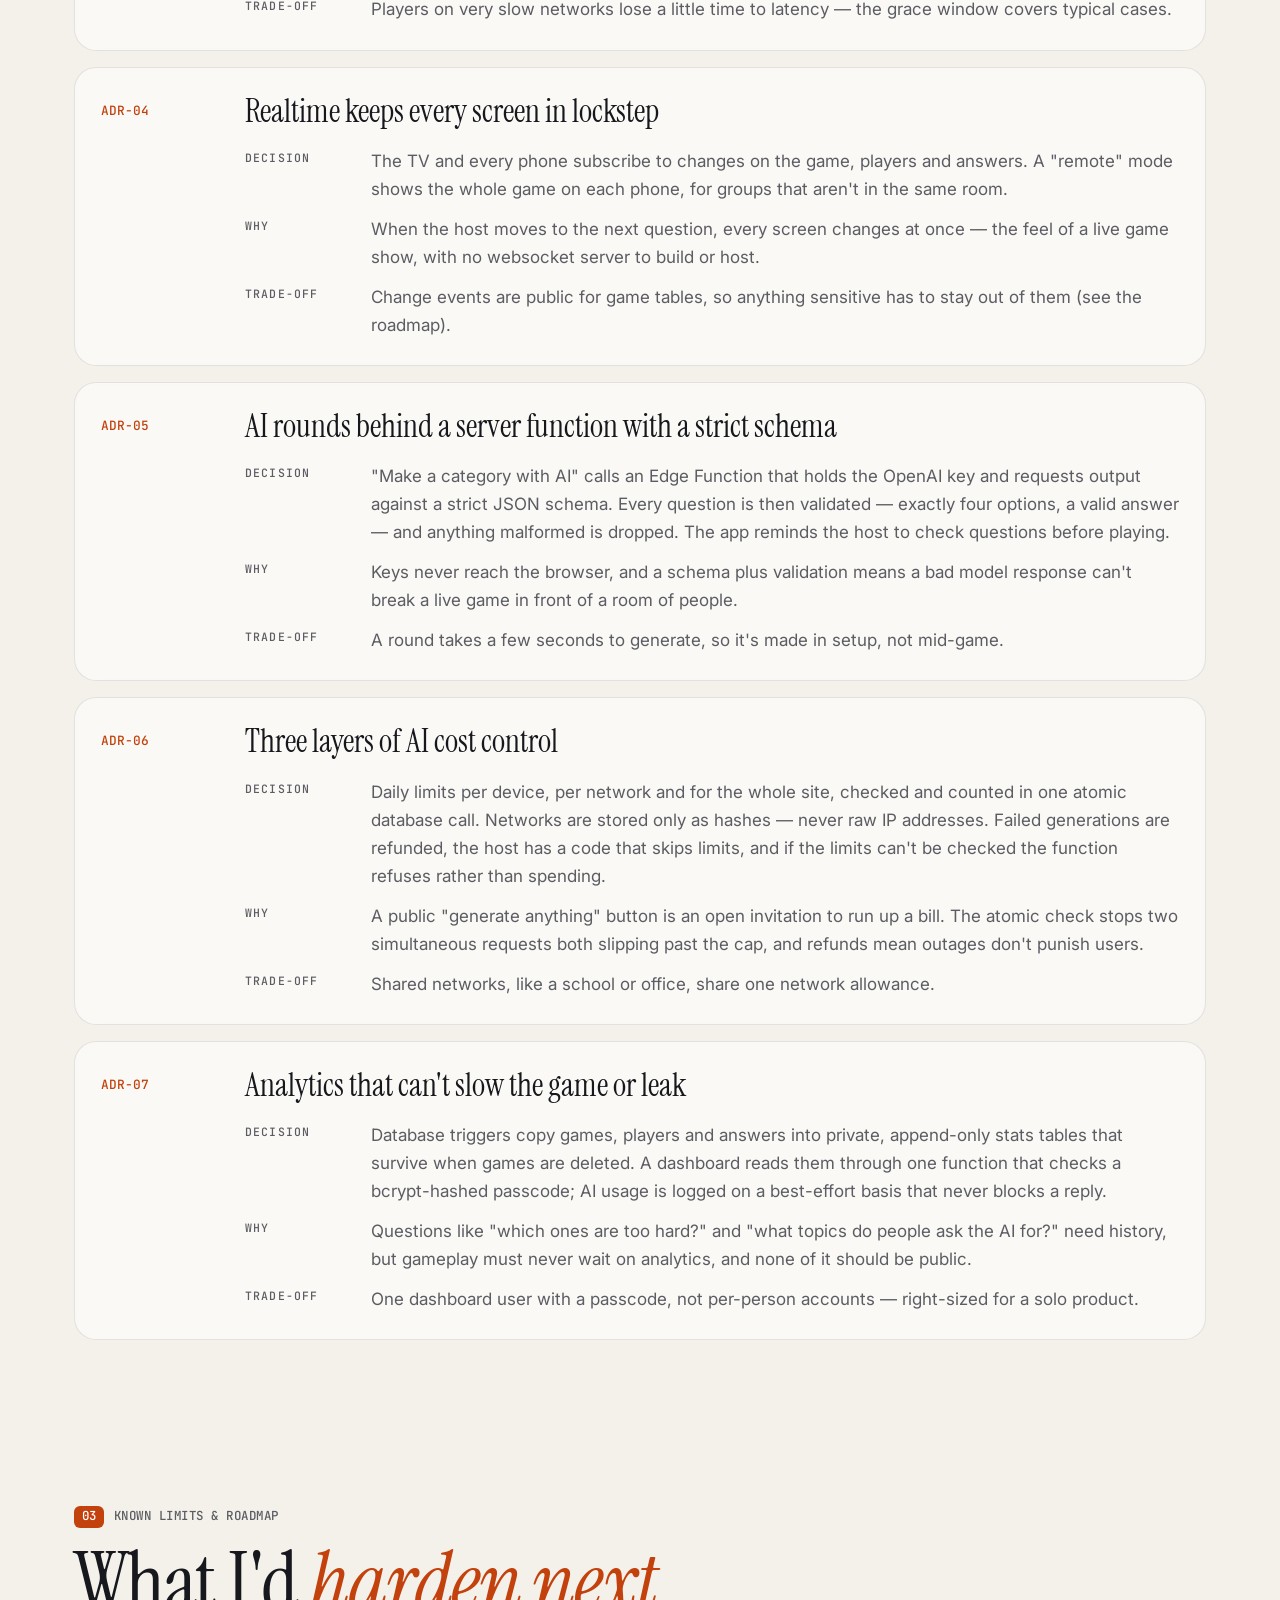
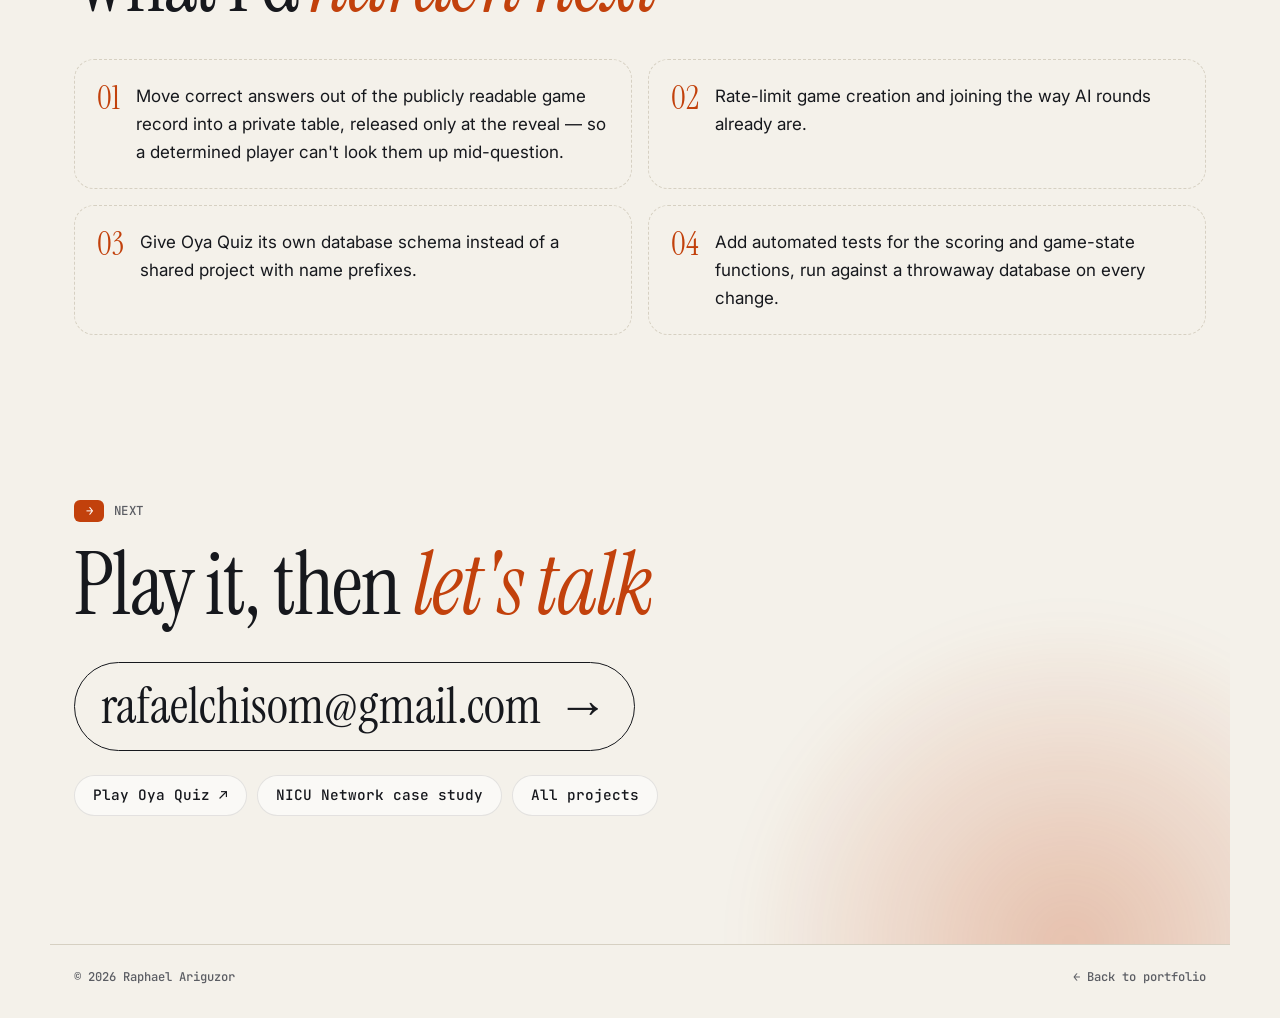
<file: oya.html>
<!doctype html>
<html lang="en">
<head>
  <meta charset="utf-8">
  <meta name="viewport" content="width=device-width, initial-scale=1">
  <title>Oya Quiz — Case study · Raphael Ariguzor</title>
  <meta name="description" content="A real-time multiplayer quiz with AI-generated rounds and no game server: server-authoritative scoring in Postgres, capability tokens instead of accounts, and AI cost controls.">
  <meta name="theme-color" content="#f4f1ea" media="(prefers-color-scheme: light)">
  <meta name="theme-color" content="#111317" media="(prefers-color-scheme: dark)">
  <link rel="icon" href="favicon.svg" type="image/svg+xml">
  <link rel="preconnect" href="https://fonts.googleapis.com">
  <link rel="preconnect" href="https://fonts.gstatic.com" crossorigin>
  <link href="https://fonts.googleapis.com/css2?family=Instrument+Serif:ital@0;1&family=Inter:wght@400;500;600&family=JetBrains+Mono:wght@400;500&display=swap" rel="stylesheet">
  <link rel="stylesheet" href="styles.css">
  <script>document.documentElement.classList.add('js');</script>
</head>
<body class="case">
  <a class="skip" href="#decisions">Skip to the decisions</a>
  <div class="bg-grid" aria-hidden="true"></div>
  <div class="bg-grain" aria-hidden="true"></div>

  <header class="top">
    <a class="mark" href="index.html" aria-label="Raphael Ariguzor, home">RA</a>
    <nav aria-label="Case study">
      <a href="#architecture">Architecture</a>
      <a href="#decisions">Decisions</a>
      <a href="#next">Roadmap</a>
      <a href="index.html#work" class="nav-cta">All projects</a>
    </nav>
  </header>

  <main>
    <section class="wrap case-hero">
      <p class="terminal"><span class="prompt" aria-hidden="true">&gt;</span> case-study <span class="sep" aria-hidden="true">//</span> oyaquiz.com<span class="caret" aria-hidden="true"></span></p>
      <h1 class="case-title">A live multiplayer game with <em>no game server</em></h1>
      <p class="lede">Oya Quiz is a party quiz in the style of the big classroom games: the host puts questions on a TV, everyone answers on their phone against the clock, and the leaderboard updates between rounds. Players can also type any topic and get a fresh AI-written round. I built it in five days, with no game server: the rules, the clock and the scoring all live in Postgres.</p>

      <dl class="case-meta">
        <div><dt>Role</dt><dd>Sole designer and developer</dd></div>
        <div><dt>Stack</dt><dd>JavaScript · Supabase Postgres, Realtime &amp; Edge Functions · OpenAI structured outputs</dd></div>
        <div><dt>Status</dt><dd><span class="pulse" aria-hidden="true"></span> Live at <a href="https://oyaquiz.com" rel="noopener">oyaquiz.com</a></dd></div>
      </dl>

      <dl class="stats case-stats">
        <div class="stat"><dt>Days from first commit to live</dt><dd>5</dd></div>
        <div class="stat"><dt>Game servers to run</dt><dd>0</dd></div>
        <div class="stat"><dt>Layers of AI cost control</dt><dd>3</dd></div>
        <div class="stat"><dt>Max points per answer, scored server-side</dt><dd>1.5k</dd></div>
      </dl>
    </section>

    <section id="architecture" class="wrap section" aria-labelledby="arch-title">
      <header class="section-head" data-reveal>
        <p class="kicker"><span>01</span> Architecture</p>
        <h2 id="arch-title">The database <em>runs the game</em></h2>
      </header>
      <figure class="arch" data-reveal>
        <div class="arch-scroll">
          <svg viewBox="0 0 1000 440" role="img" aria-labelledby="oya-svg-title oya-svg-desc">
            <title id="oya-svg-title">Oya Quiz architecture</title>
            <desc id="oya-svg-desc">The host screen and player phones load a static web app. Every action is a call to a Postgres function that checks a secret token; game tables are read-only to the public and stream changes to every screen through Realtime. AI rounds come from an Edge Function that enforces daily limits and calls OpenAI with a strict JSON schema. Triggers copy gameplay into private, append-only stats tables, read only through a passcode-checked dashboard function.</desc>
            <defs><marker id="ah4" viewBox="0 0 10 10" refX="9" refY="5" markerWidth="7" markerHeight="7" orient="auto-start-reverse"><path d="M0,0 L10,5 L0,10 z" class="a-fill"/></marker></defs>

            <rect x="20" y="40" width="200" height="380" rx="22" class="zone"/>
            <text x="40" y="70" class="z-t">SCREENS</text>
            <g class="node"><rect x="40" y="90" width="160" height="70" rx="14"/><text x="120" y="122" class="n-t">Host · TV</text><text x="120" y="144" class="n-s">host token</text></g>
            <g class="node"><rect x="40" y="180" width="160" height="70" rx="14"/><text x="120" y="212" class="n-t">Player phones</text><text x="120" y="234" class="n-s">player tokens</text></g>
            <g class="node"><rect x="40" y="330" width="160" height="70" rx="14"/><text x="120" y="362" class="n-t">Admin page</text><text x="120" y="384" class="n-s">passcode</text></g>

            <rect x="270" y="40" width="710" height="380" rx="22" class="zone"/>
            <text x="290" y="70" class="z-t">SUPABASE</text>
            <g class="node hot"><rect x="290" y="90" width="300" height="130" rx="14"/><text x="440" y="124" class="n-t">Game functions</text><text x="440" y="150" class="n-s">create · join · advance</text><text x="440" y="172" class="n-s">answer · leave</text><text x="440" y="194" class="n-s">token-checked · server clock</text></g>
            <g class="node"><rect x="620" y="90" width="340" height="130" rx="14"/><text x="790" y="124" class="n-t">Game tables</text><text x="790" y="150" class="n-s">public: read-only</text><text x="790" y="172" class="n-s">tokens: unreadable</text><text x="790" y="194" class="n-s">→ Realtime to every screen</text></g>
            <g class="node hot"><rect x="290" y="240" width="300" height="80" rx="14"/><text x="440" y="274" class="n-t">Edge Function · AI rounds</text><text x="440" y="298" class="n-s">quotas · JSON schema · validation</text></g>
            <g class="node locked"><rect x="620" y="240" width="340" height="160" rx="14"/><text x="790" y="276" class="n-t">Private stats</text><text x="790" y="302" class="n-s">filled by triggers · append-only</text><text x="790" y="324" class="n-s">AI usage · hashed IPs only</text><text x="790" y="346" class="n-s">no public access</text><text x="790" y="378" class="n-s">dashboard: bcrypt passcode</text></g>
            <g class="node external"><rect x="290" y="340" width="300" height="60" rx="14"/><text x="440" y="376" class="n-t">OpenAI API · external</text></g>

            <path d="M200 125 H245 V150 H290" class="edge hot-edge" marker-end="url(#ah4)"/>
            <path d="M200 215 H245 V170 H290" class="edge hot-edge" marker-end="url(#ah4)"/>
            <path d="M200 225 H260 V280 H290" class="edge" marker-end="url(#ah4)"/>
            <path d="M590 155 H620" class="edge hot-edge" marker-end="url(#ah4)"/>
            <path d="M440 320 V340" class="edge" marker-end="url(#ah4)"/>
            <path d="M790 220 V240" class="edge dash" marker-end="url(#ah4)"/>
            <path d="M960 155 H975 V30 H230 V195 H200" class="edge dash" marker-end="url(#ah4)"/>
            <path d="M200 365 H245 V412 H605 V330 H620" class="edge" marker-end="url(#ah4)"/>
          </svg>
        </div>
        <figcaption><span class="scroll-hint">Swipe the diagram sideways. </span>Clients never write to a table directly. Every move is a function call the database checks; Realtime (dashed) keeps every screen in step.</figcaption>
      </figure>
    </section>

    <section id="decisions" class="wrap section" aria-labelledby="dec-title">
      <header class="section-head" data-reveal>
        <p class="kicker"><span>02</span> Architecture decisions</p>
        <h2 id="dec-title">Fair, fast, and <em>cheap to run</em></h2>
      </header>
      <ol class="adrs">
        <li class="adr" data-reveal>
          <p class="adr-id">ADR-01</p>
          <h3>Secret tokens instead of accounts</h3>
          <dl>
            <div><dt>Decision</dt><dd>Creating a game returns a host token; joining returns a player token. Tokens live in tables nobody can read, and every action has to present the right one.</dd></div>
            <div><dt>Why</dt><dd>A party game dies at the sign-up screen. Tokens give zero-friction joining with a six-digit code, while still making it impossible to answer as someone else or run another person's game.</dd></div>
            <div><dt>Trade-off</dt><dd>Lose the token and you lose your seat — acceptable for a game that lasts twenty minutes.</dd></div>
          </dl>
        </li>
        <li class="adr" data-reveal>
          <p class="adr-id">ADR-02</p>
          <h3>Tables are read-only; every move is a database function</h3>
          <dl>
            <div><dt>Decision</dt><dd>The public can read game state, but all writes go through five functions: create, join, advance, answer and leave. The game is a small state machine — lobby, question, reveal, leaderboard, finished — that only the host's token can move forward.</dd></div>
            <div><dt>Why</dt><dd>With no server of my own, the database had to be the referee. Functions make every rule — name length, unique names per game, legal state changes — impossible to bypass from the browser.</dd></div>
            <div><dt>Trade-off</dt><dd>Game logic lives in SQL, which is less familiar to most front-end developers; the setup script is commented line by line and safe to re-run.</dd></div>
          </dl>
        </li>
        <li class="adr" data-reveal>
          <p class="adr-id">ADR-03</p>
          <h3>Score on the server's clock, not the player's</h3>
          <dl>
            <div><dt>Decision</dt><dd>Answer time is measured by the database from the moment the question opened, with a 1.5-second grace window for network lag. Correct answers earn 1,000 points falling to 500 as time runs out, plus a streak bonus capped at +500. Each player can answer each question exactly once, enforced by the table's primary key.</dd></div>
            <div><dt>Why</dt><dd>Anything measured in the browser can be faked. Server-side timing makes speed honest, the grace window keeps it fair on slow connections, and the key turns double-tapping into a no-op instead of a bug.</dd></div>
            <div><dt>Trade-off</dt><dd>Players on very slow networks lose a little time to latency — the grace window covers typical cases.</dd></div>
          </dl>
        </li>
        <li class="adr" data-reveal>
          <p class="adr-id">ADR-04</p>
          <h3>Realtime keeps every screen in lockstep</h3>
          <dl>
            <div><dt>Decision</dt><dd>The TV and every phone subscribe to changes on the game, players and answers. A "remote" mode shows the whole game on each phone, for groups that aren't in the same room.</dd></div>
            <div><dt>Why</dt><dd>When the host moves to the next question, every screen changes at once — the feel of a live game show, with no websocket server to build or host.</dd></div>
            <div><dt>Trade-off</dt><dd>Change events are public for game tables, so anything sensitive has to stay out of them (see the roadmap).</dd></div>
          </dl>
        </li>
        <li class="adr" data-reveal>
          <p class="adr-id">ADR-05</p>
          <h3>AI rounds behind a server function with a strict schema</h3>
          <dl>
            <div><dt>Decision</dt><dd>"Make a category with AI" calls an Edge Function that holds the OpenAI key and requests output against a strict JSON schema. Every question is then validated — exactly four options, a valid answer — and anything malformed is dropped. The app reminds the host to check questions before playing.</dd></div>
            <div><dt>Why</dt><dd>Keys never reach the browser, and a schema plus validation means a bad model response can't break a live game in front of a room of people.</dd></div>
            <div><dt>Trade-off</dt><dd>A round takes a few seconds to generate, so it's made in setup, not mid-game.</dd></div>
          </dl>
        </li>
        <li class="adr" data-reveal>
          <p class="adr-id">ADR-06</p>
          <h3>Three layers of AI cost control</h3>
          <dl>
            <div><dt>Decision</dt><dd>Daily limits per device, per network and for the whole site, checked and counted in one atomic database call. Networks are stored only as hashes — never raw IP addresses. Failed generations are refunded, the host has a code that skips limits, and if the limits can't be checked the function refuses rather than spending.</dd></div>
            <div><dt>Why</dt><dd>A public "generate anything" button is an open invitation to run up a bill. The atomic check stops two simultaneous requests both slipping past the cap, and refunds mean outages don't punish users.</dd></div>
            <div><dt>Trade-off</dt><dd>Shared networks, like a school or office, share one network allowance.</dd></div>
          </dl>
        </li>
        <li class="adr" data-reveal>
          <p class="adr-id">ADR-07</p>
          <h3>Analytics that can't slow the game or leak</h3>
          <dl>
            <div><dt>Decision</dt><dd>Database triggers copy games, players and answers into private, append-only stats tables that survive when games are deleted. A dashboard reads them through one function that checks a bcrypt-hashed passcode; AI usage is logged on a best-effort basis that never blocks a reply.</dd></div>
            <div><dt>Why</dt><dd>Questions like "which ones are too hard?" and "what topics do people ask the AI for?" need history, but gameplay must never wait on analytics, and none of it should be public.</dd></div>
            <div><dt>Trade-off</dt><dd>One dashboard user with a passcode, not per-person accounts — right-sized for a solo product.</dd></div>
          </dl>
        </li>
      </ol>
    </section>

    <section id="next" class="wrap section" aria-labelledby="next-title">
      <header class="section-head" data-reveal>
        <p class="kicker"><span>03</span> Known limits &amp; roadmap</p>
        <h2 id="next-title">What I'd <em>harden next</em></h2>
      </header>
      <ol class="next" data-reveal>
        <li><span>01</span>Move correct answers out of the publicly readable game record into a private table, released only at the reveal — so a determined player can't look them up mid-question.</li>
        <li><span>02</span>Rate-limit game creation and joining the way AI rounds already are.</li>
        <li><span>03</span>Give Oya Quiz its own database schema instead of a shared project with name prefixes.</li>
        <li><span>04</span>Add automated tests for the scoring and game-state functions, run against a throwaway database on every change.</li>
      </ol>
    </section>

    <section class="wrap section contact case-end">
      <p class="kicker" data-reveal><span>→</span> Next</p>
      <h2 class="contact-title" data-reveal>Play it, then <em>let's talk</em></h2>
      <a class="big-mail" href="mailto:rafaelchisom@gmail.com" data-reveal>rafaelchisom@gmail.com <span aria-hidden="true">→</span></a>
      <ul class="contact-links" data-reveal>
        <li><a href="https://oyaquiz.com" rel="noopener">Play Oya Quiz <span aria-hidden="true">↗</span></a></li>
        <li><a href="nicu.html">NICU Network case study</a></li>
        <li><a href="index.html#work">All projects</a></li>
      </ul>
    </section>
  </main>

  <footer class="wrap foot">
    <p>© <span id="year">2026</span> Raphael Ariguzor</p>
    <a href="index.html">← Back to portfolio</a>
  </footer>

  <script src="script.js" defer></script>
</body>
</html>
</file>
<file: styles.css>
/* ── Tokens ───────────────────────────────────────────────────────────── */
:root {
  --paper: #f4f1ea;
  --paper-2: #ebe6db;
  --glass: rgb(255 255 255 / .55);
  --glass-line: rgb(22 24 29 / .1);
  --ink: #16181d;
  --muted: #5b5d63;
  --rule: #d6d0c2;
  --grid: rgb(22 24 29 / .055);
  --accent: #c2410c;
  --accent-2: #ea580c;
  --accent-ink: #fff;
  --glow: rgb(194 65 12 / .28);
  --serif: "Instrument Serif", Georgia, "Times New Roman", serif;
  --sans: Inter, system-ui, -apple-system, "Segoe UI", Roboto, sans-serif;
  --mono: "JetBrains Mono", ui-monospace, SFMono-Regular, Menlo, monospace;
  --wrap: 1180px;
  --ease: cubic-bezier(.2, .8, .2, 1);
  color-scheme: light;
}

@media (prefers-color-scheme: dark) {
  :root {
    --paper: #111317;
    --paper-2: #1a1d22;
    --glass: rgb(26 29 34 / .6);
    --glass-line: rgb(236 232 223 / .1);
    --ink: #ece8df;
    --muted: #9b9a94;
    --rule: #2a2e35;
    --grid: rgb(236 232 223 / .045);
    --accent: #ff7a45;
    --accent-2: #ffa071;
    --accent-ink: #111317;
    --glow: rgb(255 122 69 / .32);
    color-scheme: dark;
  }
}

/* ── Base ─────────────────────────────────────────────────────────────── */
*, *::before, *::after { box-sizing: border-box; }
html { scroll-behavior: smooth; -webkit-text-size-adjust: 100%; }
body {
  margin: 0;
  background: var(--paper);
  color: var(--ink);
  font: 400 1.0625rem/1.65 var(--sans);
  -webkit-font-smoothing: antialiased;
  overflow-x: hidden;
}
a { color: inherit; text-decoration-thickness: 1px; text-underline-offset: 3px; }
a:hover { color: var(--accent); }
:focus-visible { outline: 2px solid var(--accent); outline-offset: 3px; border-radius: 6px; }
h1, h2, h3, p { margin: 0; }
ul, ol { margin: 0; padding: 0; list-style: none; }
em { font-style: italic; color: var(--accent); }
::selection { background: var(--accent); color: var(--accent-ink); }

.wrap { max-width: var(--wrap); margin: 0 auto; padding-left: 24px; padding-right: 24px; position: relative; }
.skip {
  position: absolute; left: 12px; top: -48px; z-index: 50;
  background: var(--ink); color: var(--paper); padding: 8px 14px; border-radius: 8px;
}
.skip:focus { top: 12px; }

/* Background layers: blueprint grid that fades out, and film grain */
.bg-grid {
  position: fixed; inset: 0; z-index: -2; pointer-events: none;
  background-image:
    linear-gradient(var(--grid) 1px, transparent 1px),
    linear-gradient(90deg, var(--grid) 1px, transparent 1px);
  background-size: 56px 56px;
  -webkit-mask-image: radial-gradient(ellipse 90% 70% at 70% 10%, #000 30%, transparent 75%);
          mask-image: radial-gradient(ellipse 90% 70% at 70% 10%, #000 30%, transparent 75%);
}
.bg-grain {
  position: fixed; inset: -50%; z-index: 40; pointer-events: none; opacity: .07;
  background-image: url("data:image/svg+xml,%3Csvg xmlns='http://www.w3.org/2000/svg' width='160' height='160'%3E%3Cfilter id='n'%3E%3CfeTurbulence type='fractalNoise' baseFrequency='.9' numOctaves='3' stitchTiles='stitch'/%3E%3C/filter%3E%3Crect width='100%25' height='100%25' filter='url(%23n)'/%3E%3C/svg%3E");
}

/* ── Header ───────────────────────────────────────────────────────────── */
.top {
  position: sticky; top: 12px; z-index: 30;
  display: flex; align-items: center; justify-content: space-between; gap: 16px;
  width: min(calc(var(--wrap) - 48px), calc(100% - 24px)); margin: 12px auto 0;
  padding: 8px 8px 8px 10px;
  background: var(--glass);
  border: 1px solid var(--glass-line); border-radius: 999px;
  -webkit-backdrop-filter: blur(14px) saturate(1.4); backdrop-filter: blur(14px) saturate(1.4);
  box-shadow: 0 10px 30px rgb(0 0 0 / .06);
}
.mark {
  font: 400 1.35rem/1 var(--serif); text-decoration: none;
  width: 40px; height: 40px; display: grid; place-items: center;
  border-radius: 50%; background: var(--ink); color: var(--paper);
}
.mark:hover { color: var(--paper); background: var(--accent); }
.top nav { display: flex; align-items: center; gap: 2px; font: 500 .8rem/1 var(--mono); }
.top nav a { text-decoration: none; padding: 11px 14px; border-radius: 999px; transition: background .2s; }
.top nav a:hover { background: var(--paper-2); color: var(--ink); }
.top nav a.nav-cta { background: var(--accent); color: var(--accent-ink); }
.top nav a.nav-cta:hover { box-shadow: 0 0 0 6px var(--glow); }

/* ── Hero ─────────────────────────────────────────────────────────────── */
.hero { position: relative; padding-top: clamp(64px, 11vw, 140px); overflow: hidden; }
.net { position: absolute; inset: 0; width: 100%; height: 100%; z-index: -1; }
.hero-inner { padding-bottom: 8px; }

.terminal {
  display: inline-block; max-width: 100%;
  font: 500 .8rem/1.4 var(--mono); color: var(--muted);
  padding: 8px 14px; border-radius: 10px;
  background: var(--glass); border: 1px solid var(--glass-line);
  -webkit-backdrop-filter: blur(8px); backdrop-filter: blur(8px);
}
.prompt { color: var(--accent); margin-right: 4px; }
.sep { opacity: .5; margin: 0 4px; }
.caret { display: inline-block; width: 8px; height: 15px; margin-left: 6px; vertical-align: -3px; background: var(--accent); animation: blink 1.1s steps(2) infinite; }
@keyframes blink { 50% { opacity: 0; } }

.name {
  font: 400 clamp(3.6rem, 14.5vw, 11rem)/.86 var(--serif);
  letter-spacing: -.03em;
  margin: 28px 0 22px;
}
.name .scramble { display: inline-block; }
/* The surname starts as an outline and fills with the accent from left to
   right; the bottom padding keeps descenders (the "g") inside the fill. */
.name .outline {
  color: transparent;
  -webkit-text-stroke: 1.5px var(--ink);
  background: linear-gradient(100deg, var(--accent), var(--accent-2)) no-repeat;
  background-size: 0% 100%;
  -webkit-background-clip: text; background-clip: text;
  padding: 0 .08em .18em 0; margin-bottom: -.18em;
  transition: background-size 1.4s var(--ease) .9s, -webkit-text-stroke-color .6s 1.8s;
}
.loaded .name .outline { background-size: 100% 100%; -webkit-text-stroke-color: transparent; }

.typed-line { font: 400 clamp(1.5rem, 3.6vw, 2.4rem)/1.2 var(--serif); }
.typed { color: var(--accent); font-style: italic; }
.typed-caret { display: inline-block; width: 2px; height: .9em; margin-left: 3px; vertical-align: -.08em; background: var(--accent); animation: blink 1s steps(2) infinite; }
.lede { max-width: 52ch; margin-top: 18px; color: var(--muted); font-size: 1.08rem; }

.hero-actions { display: flex; flex-wrap: wrap; gap: 12px; margin-top: 34px; }
.btn {
  display: inline-flex; align-items: center; justify-content: center; gap: 8px;
  min-height: 50px; padding: 0 26px; border-radius: 999px;
  font: 600 .95rem/1 var(--sans); text-decoration: none;
  transition: transform .2s var(--ease), box-shadow .2s, background .2s, color .2s;
}
.btn:hover { transform: translateY(-2px); }
.btn-solid { background: var(--accent); color: var(--accent-ink); box-shadow: 0 10px 30px var(--glow); }
.btn-solid:hover { color: var(--accent-ink); box-shadow: 0 14px 40px var(--glow), 0 0 0 6px var(--glow); }
.btn-glass {
  background: var(--glass); border: 1px solid var(--glass-line);
  -webkit-backdrop-filter: blur(8px); backdrop-filter: blur(8px);
}
.btn-glass:hover { color: var(--ink); border-color: var(--ink); }

.stats {
  display: grid; grid-template-columns: repeat(4, minmax(0, 1fr)); gap: 12px;
  margin: clamp(56px, 8vw, 96px) 0 clamp(40px, 6vw, 64px);
}
.stat {
  padding: 20px 22px; border-radius: 18px;
  background: var(--glass); border: 1px solid var(--glass-line);
  -webkit-backdrop-filter: blur(10px); backdrop-filter: blur(10px);
  display: flex; flex-direction: column-reverse; gap: 4px;
}
.stat dt { font: 500 .74rem/1.35 var(--mono); color: var(--muted); }
.stat dd { margin: 0; font: 400 clamp(2.4rem, 5vw, 3.6rem)/1 var(--serif); }
.stat .amp { color: var(--accent); font-style: italic; margin: 0 .04em; }

/* ── Ticker ───────────────────────────────────────────────────────────── */
.ticker {
  overflow: hidden;
  background: var(--ink); color: var(--paper);
}
.ticker-track { display: flex; width: max-content; animation: marquee 40s linear infinite; }
.ticker span {
  font: 400 clamp(1.4rem, 3vw, 2rem)/1 var(--serif); padding: 18px 0 18px 28px; white-space: nowrap;
  display: inline-flex; align-items: center; gap: 28px;
}
.ticker span::after { content: "✦"; color: var(--accent); font-size: .7em; }
@keyframes marquee { to { transform: translateX(-50%); } }

/* ── Sections ─────────────────────────────────────────────────────────── */
.section { padding-top: clamp(72px, 10vw, 128px); padding-bottom: clamp(16px, 3vw, 32px); }
.section-head { margin-bottom: 36px; }
.kicker {
  display: inline-flex; align-items: center; gap: 10px;
  font: 500 .78rem/1 var(--mono); color: var(--muted); letter-spacing: .04em; text-transform: uppercase;
  margin-bottom: 16px;
}
.kicker span {
  display: inline-grid; place-items: center; min-width: 30px; height: 22px; padding: 0 6px;
  border-radius: 6px; background: var(--accent); color: var(--accent-ink); letter-spacing: 0;
}
h2 { font: 400 clamp(2.6rem, 7vw, 5.2rem)/.95 var(--serif); letter-spacing: -.02em; }

/* ── Experience timeline ──────────────────────────────────────────────── */
.timeline { position: relative; padding-left: 36px; --progress: 0; }
.timeline::before, .timeline::after {
  content: ""; position: absolute; left: 7px; top: 8px; bottom: 8px; width: 2px; border-radius: 2px;
}
.timeline::before { background: var(--rule); }
.timeline::after {
  background: linear-gradient(var(--accent-2), var(--accent));
  box-shadow: 0 0 14px var(--glow);
  transform-origin: top; transform: scaleY(var(--progress));
}
.job { position: relative; display: grid; grid-template-columns: 180px minmax(0, 1fr); gap: 24px; padding-bottom: 22px; }
.job::before {
  content: ""; position: absolute; left: -36px; top: 22px; width: 16px; height: 16px; border-radius: 50%;
  background: var(--paper); border: 2px solid var(--rule); z-index: 1;
  transition: border-color .4s, box-shadow .4s, background .4s;
}
.job.is-lit::before { border-color: var(--accent); background: var(--accent); box-shadow: 0 0 0 5px var(--glow); }
.job.is-now::before { animation: ping 2.4s var(--ease) infinite; }
@keyframes ping { 0% { box-shadow: 0 0 0 0 var(--glow); } 70%, 100% { box-shadow: 0 0 0 12px transparent; } }
.j-when { font: 500 .8rem/1.5 var(--mono); color: var(--muted); padding-top: 20px; }
.is-now .j-when { color: var(--accent); }
.j-card {
  padding: 22px 26px; border-radius: 20px;
  background: var(--glass); border: 1px solid var(--glass-line);
  -webkit-backdrop-filter: blur(10px); backdrop-filter: blur(10px);
  transition: border-color .3s, transform .3s var(--ease);
}
.job:hover .j-card { border-color: color-mix(in srgb, var(--accent) 45%, transparent); transform: translateX(4px); }
.j-card h3 { font: 400 clamp(1.5rem, 3vw, 2rem)/1.1 var(--serif); }
.j-at { font: 500 .82rem/1.4 var(--mono); color: var(--accent); margin-top: 6px; }
.j-points { margin-top: 14px; }
.j-points li { position: relative; padding-left: 20px; color: var(--muted); }
.j-points li + li { margin-top: 6px; }
.j-points li::before { content: "→"; position: absolute; left: 0; top: 0; color: var(--accent); font-size: .85em; }

.earlier summary { cursor: pointer; list-style: none; display: flex; align-items: center; justify-content: space-between; gap: 12px; }
.earlier summary::-webkit-details-marker { display: none; }
.earlier-hint { font: 500 .78rem/1 var(--mono); color: var(--muted); }
.earlier[open] .earlier-hint { visibility: hidden; }
.earlier ul { margin-top: 14px; }
.earlier li { padding: 10px 0; border-top: 1px solid var(--glass-line); color: var(--muted); font-size: .92rem; }
.earlier li strong { display: block; color: var(--ink); font-weight: 600; font-size: 1rem; }

/* ── Projects ─────────────────────────────────────────────────────────── */
.filters { display: flex; flex-wrap: wrap; gap: 8px; margin-bottom: 20px; }
.chip {
  font: 500 .8rem/1 var(--mono); color: var(--ink); cursor: pointer;
  background: var(--glass); border: 1px solid var(--glass-line); border-radius: 999px; padding: 11px 16px;
  transition: background .2s, color .2s, border-color .2s;
}
.chip:hover { border-color: var(--ink); }
.chip.is-on { background: var(--ink); color: var(--paper); border-color: var(--ink); }

.projects { display: grid; grid-template-columns: repeat(2, minmax(0, 1fr)); gap: 16px; }
.project {
  --mx: 50%; --my: 50%; --rx: 0deg; --ry: 0deg;
  position: relative; display: flex; flex-direction: column;
  padding: 26px; border-radius: 24px; overflow: hidden;
  background: var(--glass); border: 1px solid var(--glass-line);
  -webkit-backdrop-filter: blur(10px); backdrop-filter: blur(10px);
  transform: perspective(900px) rotateX(var(--rx)) rotateY(var(--ry));
  transition: transform .4s var(--ease), border-color .3s;
}
.project::before {
  content: ""; position: absolute; inset: 0; pointer-events: none; opacity: 0; transition: opacity .3s;
  background: radial-gradient(420px circle at var(--mx) var(--my), var(--glow), transparent 60%);
}
.project:hover { border-color: color-mix(in srgb, var(--accent) 45%, transparent); }
.project:hover::before { opacity: 1; }
.project > * { position: relative; }
.project.feature { background: linear-gradient(160deg, color-mix(in srgb, var(--accent) 10%, var(--glass)), var(--glass)); }
.project[hidden] { display: none; }
.p-top { display: flex; align-items: center; justify-content: space-between; margin-bottom: 26px; }
.p-num {
  font: 400 3.4rem/1 var(--serif); color: transparent;
  -webkit-text-stroke: 1px var(--muted);
}
.project:hover .p-num { -webkit-text-stroke-color: var(--accent); }
.p-live { display: inline-flex; align-items: center; gap: 8px; font: 500 .74rem/1 var(--mono); padding: 7px 10px; border-radius: 999px; background: var(--paper-2); }
.pulse { width: 8px; height: 8px; border-radius: 50%; background: #16a34a; box-shadow: 0 0 0 0 rgb(22 163 74 / .5); animation: pulse 1.8s infinite; }
@keyframes pulse { 70% { box-shadow: 0 0 0 8px rgb(22 163 74 / 0); } 100% { box-shadow: 0 0 0 0 rgb(22 163 74 / 0); } }
.project h3 { font: 400 clamp(1.6rem, 3vw, 2.2rem)/1.08 var(--serif); margin-bottom: 12px; }
.project p { color: var(--muted); font-size: .98rem; }
.tags { display: flex; flex-wrap: wrap; gap: 6px; margin-top: 18px; }
.tags li { font: 500 .7rem/1 var(--mono); padding: 7px 10px; border-radius: 999px; border: 1px solid var(--glass-line); background: var(--paper-2); }
.p-links { display: flex; flex-wrap: wrap; gap: 8px 20px; margin-top: auto; padding-top: 22px; font: 500 .85rem/1.3 var(--mono); }
.p-links a { text-decoration: none; border-bottom: 1px solid var(--rule); padding-bottom: 2px; }
.p-links a:hover { border-color: var(--accent); }

/* ── Skills & credentials ─────────────────────────────────────────────── */
.skills { display: grid; grid-template-columns: repeat(4, minmax(0, 1fr)); gap: 16px; }
.skill { padding: 24px; border-radius: 20px; background: var(--glass); border: 1px solid var(--glass-line); -webkit-backdrop-filter: blur(10px); backdrop-filter: blur(10px); }
.skill h3 { display: flex; align-items: center; gap: 10px; font: 500 .78rem/1 var(--mono); text-transform: uppercase; letter-spacing: .08em; color: var(--muted); margin-bottom: 18px; }
.s-ico { color: var(--accent); font-size: 1rem; }
.skill ul { display: flex; flex-wrap: wrap; gap: 8px; }
.skill li {
  font-size: .9rem; font-weight: 500; padding: 8px 12px; border-radius: 10px;
  background: var(--paper-2); border: 1px solid transparent; transition: border-color .2s, color .2s;
}
.skill li:hover { border-color: var(--accent); color: var(--accent); }

.creds { display: grid; grid-template-columns: repeat(3, minmax(0, 1fr)); gap: 16px; margin-top: 16px; }
.cred { padding: 24px; border-radius: 20px; background: var(--ink); color: var(--paper); }
.cred h3 { font: 500 .75rem/1 var(--mono); text-transform: uppercase; letter-spacing: .1em; color: var(--accent); margin-bottom: 18px; }
.cred li + li { margin-top: 14px; }
.cred strong { display: block; font-weight: 600; line-height: 1.4; }
.cred span { display: block; font-size: .88rem; opacity: .65; }

/* ── About ────────────────────────────────────────────────────────────── */
.about-body { display: grid; grid-template-columns: minmax(0, 1.35fr) minmax(0, 1fr); gap: 40px; align-items: end; }
.about-big { font: 400 clamp(1.4rem, 2.8vw, 1.9rem)/1.35 var(--serif); }
.about-body p + p { color: var(--muted); }

/* ── Contact ──────────────────────────────────────────────────────────── */
.contact { position: relative; overflow: hidden; padding-bottom: clamp(72px, 10vw, 128px); }
.contact::before {
  content: ""; position: absolute; z-index: -1; width: 720px; height: 720px; border-radius: 50%;
  right: -200px; bottom: -360px; background: radial-gradient(circle, var(--glow), transparent 65%);
  filter: blur(20px);
}
.contact-title { font-size: clamp(3rem, 11vw, 8.5rem); margin: 6px 0 36px; }
.big-mail {
  display: inline-flex; align-items: center; gap: 16px; max-width: 100%; overflow-wrap: anywhere;
  font: 400 clamp(1.5rem, 5vw, 3.2rem)/1.15 var(--serif); text-decoration: none;
  padding: 14px 26px; border-radius: 999px; border: 1px solid var(--ink);
  transition: background .25s, color .25s, box-shadow .25s;
}
.big-mail:hover { background: var(--accent); border-color: var(--accent); color: var(--accent-ink); box-shadow: 0 16px 50px var(--glow); }
.contact-links { display: flex; flex-wrap: wrap; gap: 10px; margin-top: 24px; font: 500 .9rem/1 var(--mono); }
.contact-links a { display: inline-block; text-decoration: none; padding: 12px 18px; border-radius: 999px; background: var(--glass); border: 1px solid var(--glass-line); }
.contact-links a:hover { border-color: var(--accent); }

/* ── Footer ───────────────────────────────────────────────────────────── */
.foot {
  display: flex; justify-content: space-between; align-items: center; gap: 16px; flex-wrap: wrap;
  padding-top: 24px; padding-bottom: calc(32px + env(safe-area-inset-bottom, 0px));
  border-top: 1px solid var(--rule);
  font: 500 .76rem/1.4 var(--mono); color: var(--muted);
}
.foot a { text-decoration: none; }

/* ── Scroll reveal (only when JS is running) ──────────────────────────── */
.js [data-reveal] { opacity: 0; transform: translateY(26px); transition: opacity .8s var(--ease), transform .8s var(--ease); }
.js [data-reveal].is-in { opacity: 1; transform: none; }
.js .project[data-reveal].is-in { transform: perspective(900px) rotateX(var(--rx)) rotateY(var(--ry)); transition: opacity .8s var(--ease), transform .4s var(--ease), border-color .3s; }

/* ── Case study pages ─────────────────────────────────────────────────── */
code { font: 500 .86em/1 var(--mono); padding: 2px 6px; border-radius: 6px; background: var(--paper-2); }
.case-hero { padding-top: clamp(56px, 9vw, 110px); }
.case-title { font: 400 clamp(2.6rem, 7.5vw, 6.2rem)/.95 var(--serif); letter-spacing: -.025em; margin: 26px 0 22px; max-width: 15ch; }
.case-hero .lede { max-width: 64ch; font-size: 1.12rem; }
.case-meta { display: grid; grid-template-columns: repeat(3, minmax(0, 1fr)); gap: 0; margin: 40px 0 0; border-top: 1px solid var(--rule); }
.case-meta div { padding: 16px 20px 0 0; }
.case-meta div + div { padding-left: 20px; border-left: 1px solid var(--rule); }
.case-meta dt { font: 500 .72rem/1 var(--mono); text-transform: uppercase; letter-spacing: .1em; color: var(--muted); margin-bottom: 8px; }
.case-meta dd { margin: 0; font-weight: 500; }
.case-meta .pulse { display: inline-block; vertical-align: 1px; margin-right: 6px; }
.case-stats { margin-top: 40px; }

.constraints { display: grid; grid-template-columns: repeat(2, minmax(0, 1fr)); gap: 16px; }
.constraint { padding: 24px; border-radius: 20px; background: var(--glass); border: 1px solid var(--glass-line); -webkit-backdrop-filter: blur(10px); backdrop-filter: blur(10px); }
.constraint h3 { font: 400 1.7rem/1.1 var(--serif); margin-bottom: 10px; }
.constraint p { color: var(--muted); }

.arch { margin: 0; padding: 20px; border-radius: 24px; background: var(--glass); border: 1px solid var(--glass-line); }
.arch-scroll { overflow-x: auto; }
.arch svg { display: block; width: 100%; min-width: 760px; height: auto; }
.arch .zone { fill: none; stroke: var(--rule); stroke-width: 1.5; stroke-dasharray: 6 6; }
.arch .z-t { font: 500 13px var(--mono); fill: var(--muted); letter-spacing: .08em; }
.arch .node rect { fill: var(--paper); stroke: var(--rule); stroke-width: 1.5; }
.arch .node.hot rect { stroke: var(--accent); stroke-width: 2; }
.arch .node.locked rect { fill: var(--paper-2); stroke-dasharray: 4 4; }
.arch .node.external rect { fill: transparent; stroke-dasharray: 2 5; }
.arch .n-t { font: 400 21px var(--serif); fill: var(--ink); text-anchor: middle; }
.arch .n-s { font: 500 12px var(--mono); fill: var(--muted); text-anchor: middle; }
.arch .node.locked .n-t, .arch .node.locked .n-s { fill: var(--muted); }
.arch .edge { fill: none; stroke: var(--muted); stroke-width: 1.6; }
.arch .hot-edge { stroke: var(--accent); stroke-width: 2.4; }
.arch .dash { stroke-dasharray: 5 5; }
.arch .blocked { stroke: var(--rule); stroke-width: 2; stroke-dasharray: 2 6; }
.arch .a-fill { fill: var(--muted); }
.arch figcaption { margin-top: 14px; font: 500 .8rem/1.5 var(--mono); color: var(--muted); }

.adrs { display: grid; gap: 16px; counter-reset: none; }
.adr {
  display: grid; grid-template-columns: 120px minmax(0, 1fr); gap: 4px 24px;
  padding: 26px; border-radius: 22px; background: var(--glass); border: 1px solid var(--glass-line);
  -webkit-backdrop-filter: blur(10px); backdrop-filter: blur(10px);
}
.adr:hover { border-color: color-mix(in srgb, var(--accent) 45%, transparent); }
.adr-id { grid-row: span 2; font: 500 .8rem/1.4 var(--mono); color: var(--accent); padding-top: 8px; }
.adr h3 { font: 400 clamp(1.5rem, 2.8vw, 2rem)/1.1 var(--serif); }
.adr dl { margin: 14px 0 0; display: grid; gap: 12px; }
.adr dl div { display: grid; grid-template-columns: 110px minmax(0, 1fr); gap: 16px; }
.adr dt { font: 500 .72rem/1.9 var(--mono); text-transform: uppercase; letter-spacing: .1em; color: var(--muted); }
.adr dd { margin: 0; color: var(--muted); }
.adr dd em { font-style: normal; font-weight: 600; }

.results { display: grid; grid-template-columns: minmax(0, 1.2fr) minmax(0, 1fr); gap: 16px; }
.result-list { display: grid; gap: 12px; }
.result-list li { padding: 18px 20px 18px 52px; position: relative; border-radius: 18px; background: var(--glass); border: 1px solid var(--glass-line); color: var(--muted); }
.result-list li::before { content: "✓"; position: absolute; left: 18px; top: 17px; width: 22px; height: 22px; display: grid; place-items: center; border-radius: 50%; background: var(--accent); color: var(--accent-ink); font-size: .75rem; font-weight: 700; }
.result-list strong { color: var(--ink); }
.verify { padding: 26px; border-radius: 22px; background: var(--ink); color: var(--paper); align-self: start; }
.verify h3 { font: 500 .75rem/1 var(--mono); text-transform: uppercase; letter-spacing: .1em; color: var(--accent); margin-bottom: 14px; }
.verify p { opacity: .82; }

.next { display: grid; grid-template-columns: repeat(2, minmax(0, 1fr)); gap: 16px; }
.next li { display: flex; gap: 16px; padding: 22px; border-radius: 20px; border: 1px dashed var(--rule); }
.next span { font: 400 2rem/1 var(--serif); color: var(--accent); }
.case-end .contact-title { font-size: clamp(2.4rem, 7vw, 5.4rem); max-width: 16ch; }

.p-case { color: var(--accent); }
.p-private { background: var(--ink); color: var(--paper); }
.p-private span { color: var(--accent); }
.scroll-hint { display: none; color: var(--accent); }
@media (max-width: 800px) { .scroll-hint { display: inline; } }

/* ── Responsive ───────────────────────────────────────────────────────── */
@media (max-width: 900px) {
  .stats { grid-template-columns: repeat(2, minmax(0, 1fr)); }
  .projects { grid-template-columns: 1fr; }
  .skills { grid-template-columns: repeat(2, minmax(0, 1fr)); }
  .creds { grid-template-columns: 1fr; }
  .job { grid-template-columns: 1fr; gap: 8px; }
  .j-when { padding-top: 2px; }
  .job::before { top: 4px; }
  .about-body { grid-template-columns: 1fr; gap: 20px; }
  .constraints, .results, .next { grid-template-columns: 1fr; }
  .case-meta { grid-template-columns: 1fr; }
  .case-meta div, .case-meta div + div { padding: 14px 0; border-left: 0; }
  .case-meta div + div { border-top: 1px solid var(--rule); }
  .adr { grid-template-columns: 1fr; }
  .adr-id { grid-row: auto; padding-top: 0; }
  .adr dl div { grid-template-columns: 1fr; gap: 2px; }
}

@media (max-width: 560px) {
  .top nav a:not(.nav-cta) { display: none; }
  .wrap { padding-left: 18px; padding-right: 18px; }
  .terminal { font-size: .72rem; }
  .name .outline { -webkit-text-stroke-width: 1px; }
  .hero-actions .btn { flex: 1 1 auto; }
  .stat { padding: 16px; }
  .timeline { padding-left: 28px; }
  .job::before { left: -28px; width: 14px; height: 14px; }
  .timeline::before, .timeline::after { left: 6px; }
  .j-card { padding: 18px; }
  .project { padding: 22px; }
  .skills { grid-template-columns: 1fr; }
  .big-mail { padding: 12px 20px; }
  .foot-mid { display: none; }
}

@media (prefers-reduced-motion: reduce) {
  html { scroll-behavior: auto; }
  *, *::before, *::after { animation: none !important; transition: none !important; }
  .js [data-reveal] { opacity: 1; transform: none; }
  .name .outline { background-size: 100% 100%; -webkit-text-stroke-color: transparent; }
}
</file>
